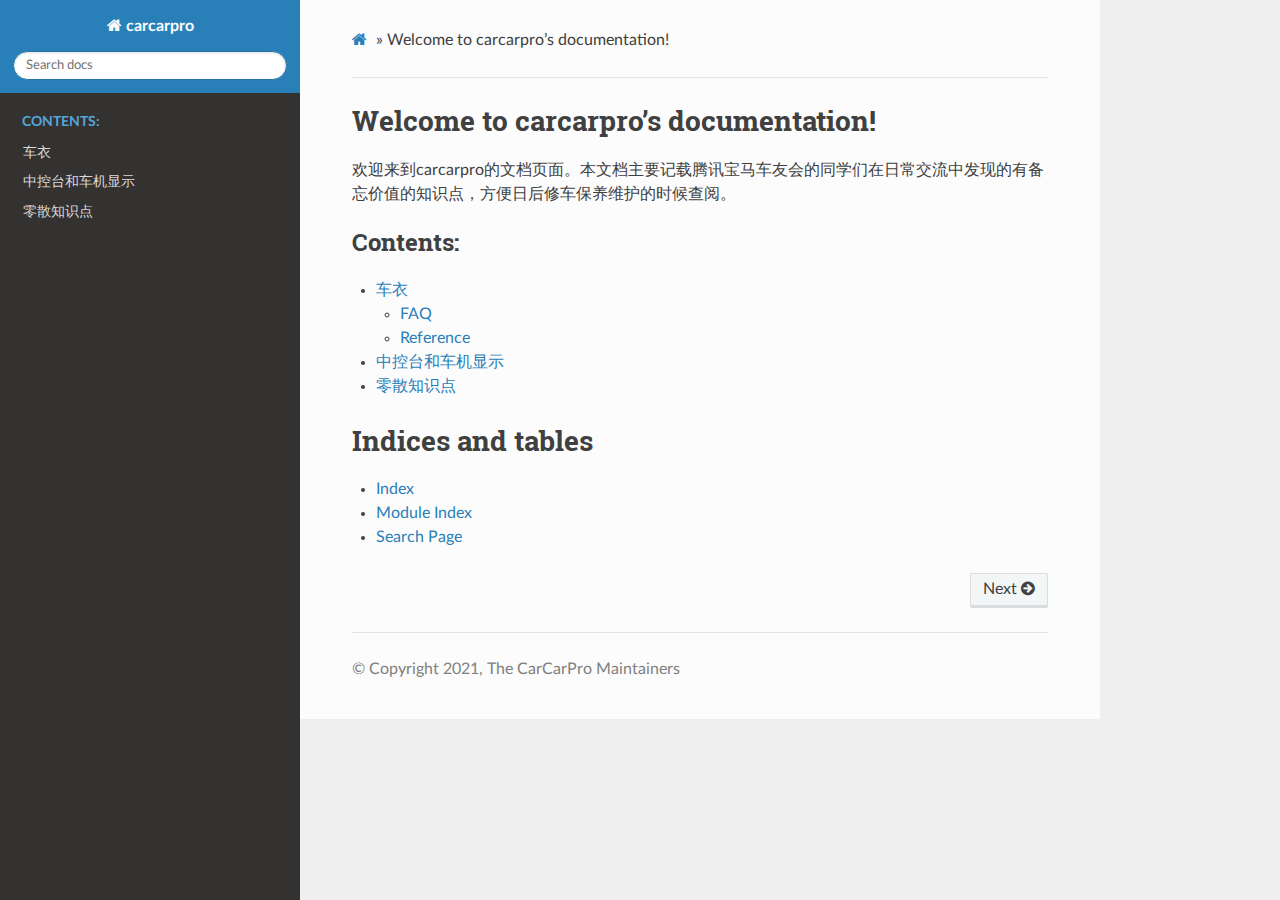
<file: index.html>
<!DOCTYPE html>
<html lang="en" >
<head>
  <meta charset="utf-8">
  
  <meta name="viewport" content="width=device-width, initial-scale=1.0">
  
  <title>Welcome to carcarpro’s documentation! &mdash; carcarpro 0.1.0 documentation</title>
  

  
  
  
  

  
  <!--[if lt IE 9]>
    <script src="_static/js/html5shiv.min.js"></script>
  <![endif]-->
  
    
      <script type="text/javascript" id="documentation_options" data-url_root="./" src="_static/documentation_options.js"></script>
        <script type="text/javascript" src="_static/jquery.js"></script>
        <script type="text/javascript" src="_static/underscore.js"></script>
        <script type="text/javascript" src="_static/doctools.js"></script>
        <script type="text/javascript" src="_static/language_data.js"></script>
    
    <script type="text/javascript" src="_static/js/theme.js"></script>

    

  
  <link rel="stylesheet" href="_static/css/theme.css" type="text/css" />
  <link rel="stylesheet" href="_static/pygments.css" type="text/css" />
    <link rel="index" title="Index" href="genindex.html" />
    <link rel="search" title="Search" href="search.html" />
    <link rel="next" title="车衣" href="rst/protective-film.html" /> 
</head>

<body class="wy-body-for-nav">

   
  <div class="wy-grid-for-nav">
    
    <nav data-toggle="wy-nav-shift" class="wy-nav-side">
      <div class="wy-side-scroll">
        <div class="wy-side-nav-search" >
          

          
            <a href="#" class="icon icon-home" alt="Documentation Home"> carcarpro
          

          
          </a>

          
            
            
          

          
<div role="search">
  <form id="rtd-search-form" class="wy-form" action="search.html" method="get">
    <input type="text" name="q" placeholder="Search docs" />
    <input type="hidden" name="check_keywords" value="yes" />
    <input type="hidden" name="area" value="default" />
  </form>
</div>

          
        </div>

        
        <div class="wy-menu wy-menu-vertical" data-spy="affix" role="navigation" aria-label="main navigation">
          
            
            
              
            
            
              <p class="caption"><span class="caption-text">Contents:</span></p>
<ul>
<li class="toctree-l1"><a class="reference internal" href="rst/protective-film.html">车衣</a></li>
<li class="toctree-l1"><a class="reference internal" href="rst/know-your-car.html">中控台和车机显示</a></li>
<li class="toctree-l1"><a class="reference internal" href="rst/misc.html">零散知识点</a></li>
</ul>

            
          
        </div>
        
      </div>
    </nav>

    <section data-toggle="wy-nav-shift" class="wy-nav-content-wrap">

      
      <nav class="wy-nav-top" aria-label="top navigation">
        
          <i data-toggle="wy-nav-top" class="fa fa-bars"></i>
          <a href="#">carcarpro</a>
        
      </nav>


      <div class="wy-nav-content">
        
        <div class="rst-content">
        
          















<div role="navigation" aria-label="breadcrumbs navigation">

  <ul class="wy-breadcrumbs">
    
      <li><a href="#" class="icon icon-home"></a> &raquo;</li>
        
      <li>Welcome to carcarpro’s documentation!</li>
    
    
      <li class="wy-breadcrumbs-aside">
        
            
        
      </li>
    
  </ul>

  
  <hr/>
</div>
          <div role="main" class="document" itemscope="itemscope" itemtype="http://schema.org/Article">
           <div itemprop="articleBody">
            
  <div class="section" id="welcome-to-carcarpro-s-documentation">
<h1>Welcome to carcarpro’s documentation!<a class="headerlink" href="#welcome-to-carcarpro-s-documentation" title="Permalink to this headline">¶</a></h1>
<p>欢迎来到carcarpro的文档页面。本文档主要记载腾讯宝马车友会的同学们在日常交流中发现的有备忘价值的知识点，方便日后修车保养维护的时候查阅。</p>
<div class="toctree-wrapper compound">
<p class="caption"><span class="caption-text">Contents:</span></p>
<ul>
<li class="toctree-l1"><a class="reference internal" href="rst/protective-film.html">车衣</a><ul>
<li class="toctree-l2"><a class="reference internal" href="rst/protective-film.html#faq">FAQ</a></li>
<li class="toctree-l2"><a class="reference internal" href="rst/protective-film.html#reference">Reference</a></li>
</ul>
</li>
<li class="toctree-l1"><a class="reference internal" href="rst/know-your-car.html">中控台和车机显示</a></li>
<li class="toctree-l1"><a class="reference internal" href="rst/misc.html">零散知识点</a></li>
</ul>
</div>
</div>
<div class="section" id="indices-and-tables">
<h1>Indices and tables<a class="headerlink" href="#indices-and-tables" title="Permalink to this headline">¶</a></h1>
<ul class="simple">
<li><p><a class="reference internal" href="genindex.html"><span class="std std-ref">Index</span></a></p></li>
<li><p><a class="reference internal" href="py-modindex.html"><span class="std std-ref">Module Index</span></a></p></li>
<li><p><a class="reference internal" href="search.html"><span class="std std-ref">Search Page</span></a></p></li>
</ul>
</div>


           </div>
           
          </div>
          <footer>
  
    <div class="rst-footer-buttons" role="navigation" aria-label="footer navigation">
      
        <a href="rst/protective-film.html" class="btn btn-neutral float-right" title="车衣" accesskey="n" rel="next">Next <span class="fa fa-arrow-circle-right"></span></a>
      
      
    </div>
  

  <hr/>

  <div role="contentinfo">
    <p>
        
        &copy; Copyright 2021, The CarCarPro Maintainers

    </p>
  </div> 

</footer>

        </div>
      </div>

    </section>

  </div>
  

  <script type="text/javascript">
      jQuery(function () {
          SphinxRtdTheme.Navigation.enable(true);
      });
  </script>

  
  
    
   

</body>
</html>
</file>
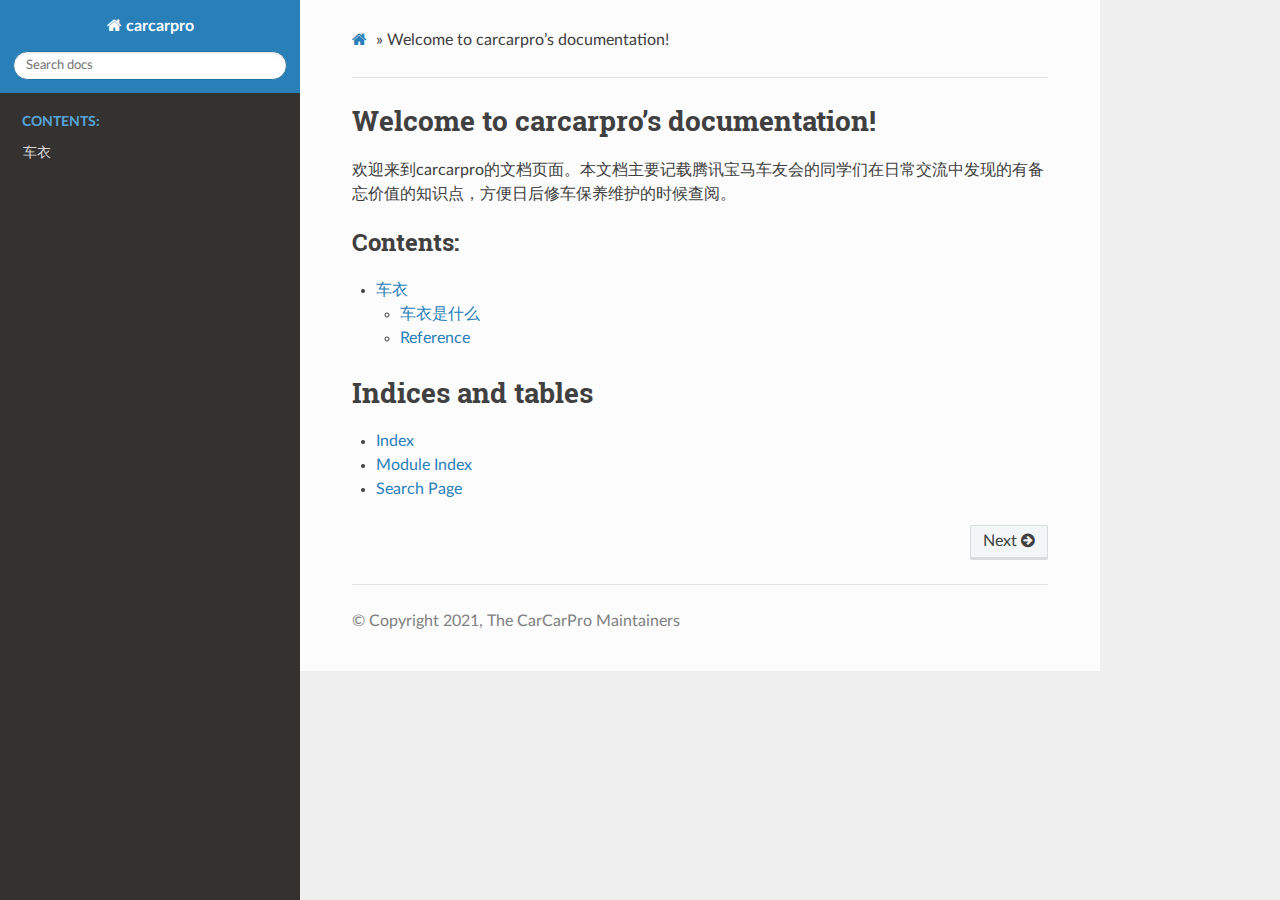
<file: _build_html/index.html>
<!DOCTYPE html>
<html lang="en" >
<head>
  <meta charset="utf-8">
  
  <meta name="viewport" content="width=device-width, initial-scale=1.0">
  
  <title>Welcome to carcarpro’s documentation! &mdash; carcarpro 0.1.0 documentation</title>
  

  
  
  
  

  
  <!--[if lt IE 9]>
    <script src="_static/js/html5shiv.min.js"></script>
  <![endif]-->
  
    
      <script type="text/javascript" id="documentation_options" data-url_root="./" src="_static/documentation_options.js"></script>
        <script type="text/javascript" src="_static/jquery.js"></script>
        <script type="text/javascript" src="_static/underscore.js"></script>
        <script type="text/javascript" src="_static/doctools.js"></script>
        <script type="text/javascript" src="_static/language_data.js"></script>
    
    <script type="text/javascript" src="_static/js/theme.js"></script>

    

  
  <link rel="stylesheet" href="_static/css/theme.css" type="text/css" />
  <link rel="stylesheet" href="_static/pygments.css" type="text/css" />
    <link rel="index" title="Index" href="genindex.html" />
    <link rel="search" title="Search" href="search.html" />
    <link rel="next" title="车衣" href="rst/protective-film.html" /> 
</head>

<body class="wy-body-for-nav">

   
  <div class="wy-grid-for-nav">
    
    <nav data-toggle="wy-nav-shift" class="wy-nav-side">
      <div class="wy-side-scroll">
        <div class="wy-side-nav-search" >
          

          
            <a href="#" class="icon icon-home" alt="Documentation Home"> carcarpro
          

          
          </a>

          
            
            
          

          
<div role="search">
  <form id="rtd-search-form" class="wy-form" action="search.html" method="get">
    <input type="text" name="q" placeholder="Search docs" />
    <input type="hidden" name="check_keywords" value="yes" />
    <input type="hidden" name="area" value="default" />
  </form>
</div>

          
        </div>

        
        <div class="wy-menu wy-menu-vertical" data-spy="affix" role="navigation" aria-label="main navigation">
          
            
            
              
            
            
              <p class="caption"><span class="caption-text">Contents:</span></p>
<ul>
<li class="toctree-l1"><a class="reference internal" href="rst/protective-film.html">车衣</a></li>
</ul>

            
          
        </div>
        
      </div>
    </nav>

    <section data-toggle="wy-nav-shift" class="wy-nav-content-wrap">

      
      <nav class="wy-nav-top" aria-label="top navigation">
        
          <i data-toggle="wy-nav-top" class="fa fa-bars"></i>
          <a href="#">carcarpro</a>
        
      </nav>


      <div class="wy-nav-content">
        
        <div class="rst-content">
        
          















<div role="navigation" aria-label="breadcrumbs navigation">

  <ul class="wy-breadcrumbs">
    
      <li><a href="#" class="icon icon-home"></a> &raquo;</li>
        
      <li>Welcome to carcarpro’s documentation!</li>
    
    
      <li class="wy-breadcrumbs-aside">
        
            
        
      </li>
    
  </ul>

  
  <hr/>
</div>
          <div role="main" class="document" itemscope="itemscope" itemtype="http://schema.org/Article">
           <div itemprop="articleBody">
            
  <div class="section" id="welcome-to-carcarpro-s-documentation">
<h1>Welcome to carcarpro’s documentation!<a class="headerlink" href="#welcome-to-carcarpro-s-documentation" title="Permalink to this headline">¶</a></h1>
<p>欢迎来到carcarpro的文档页面。本文档主要记载腾讯宝马车友会的同学们在日常交流中发现的有备忘价值的知识点，方便日后修车保养维护的时候查阅。</p>
<div class="toctree-wrapper compound">
<p class="caption"><span class="caption-text">Contents:</span></p>
<ul>
<li class="toctree-l1"><a class="reference internal" href="rst/protective-film.html">车衣</a><ul>
<li class="toctree-l2"><a class="reference internal" href="rst/protective-film.html#id2">车衣是什么</a></li>
<li class="toctree-l2"><a class="reference internal" href="rst/protective-film.html#reference">Reference</a></li>
</ul>
</li>
</ul>
</div>
</div>
<div class="section" id="indices-and-tables">
<h1>Indices and tables<a class="headerlink" href="#indices-and-tables" title="Permalink to this headline">¶</a></h1>
<ul class="simple">
<li><p><a class="reference internal" href="genindex.html"><span class="std std-ref">Index</span></a></p></li>
<li><p><a class="reference internal" href="py-modindex.html"><span class="std std-ref">Module Index</span></a></p></li>
<li><p><a class="reference internal" href="search.html"><span class="std std-ref">Search Page</span></a></p></li>
</ul>
</div>


           </div>
           
          </div>
          <footer>
  
    <div class="rst-footer-buttons" role="navigation" aria-label="footer navigation">
      
        <a href="rst/protective-film.html" class="btn btn-neutral float-right" title="车衣" accesskey="n" rel="next">Next <span class="fa fa-arrow-circle-right"></span></a>
      
      
    </div>
  

  <hr/>

  <div role="contentinfo">
    <p>
        
        &copy; Copyright 2021, The CarCarPro Maintainers

    </p>
  </div> 

</footer>

        </div>
      </div>

    </section>

  </div>
  

  <script type="text/javascript">
      jQuery(function () {
          SphinxRtdTheme.Navigation.enable(true);
      });
  </script>

  
  
    
   

</body>
</html>
</file>
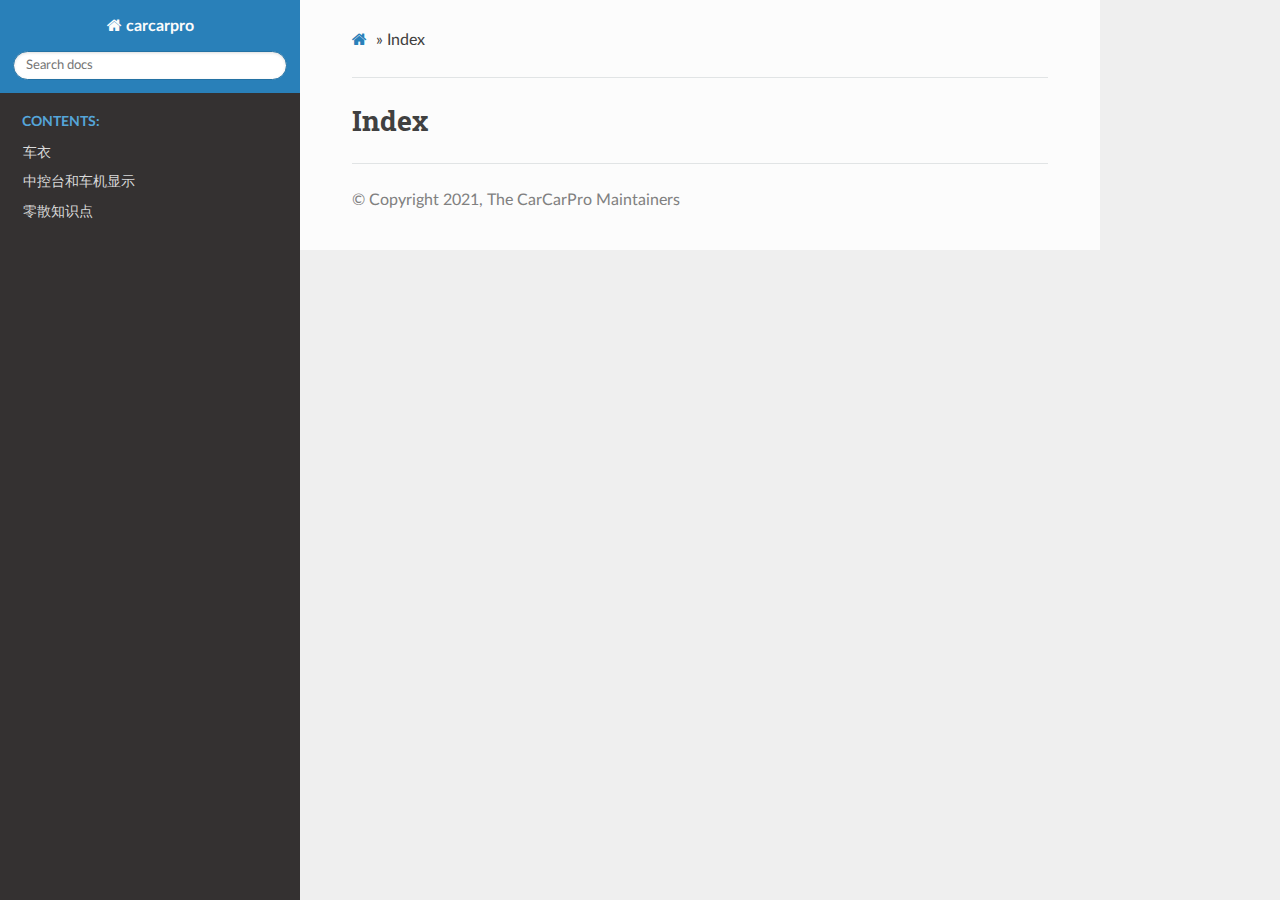
<file: genindex.html>
<!DOCTYPE html>
<html lang="en" >
<head>
  <meta charset="utf-8">
  
  <meta name="viewport" content="width=device-width, initial-scale=1.0">
  
  <title>Index &mdash; carcarpro 0.1.0 documentation</title>
  

  
  
  
  

  
  <!--[if lt IE 9]>
    <script src="_static/js/html5shiv.min.js"></script>
  <![endif]-->
  
    
      <script type="text/javascript" id="documentation_options" data-url_root="./" src="_static/documentation_options.js"></script>
        <script type="text/javascript" src="_static/jquery.js"></script>
        <script type="text/javascript" src="_static/underscore.js"></script>
        <script type="text/javascript" src="_static/doctools.js"></script>
        <script type="text/javascript" src="_static/language_data.js"></script>
    
    <script type="text/javascript" src="_static/js/theme.js"></script>

    

  
  <link rel="stylesheet" href="_static/css/theme.css" type="text/css" />
  <link rel="stylesheet" href="_static/pygments.css" type="text/css" />
    <link rel="index" title="Index" href="#" />
    <link rel="search" title="Search" href="search.html" /> 
</head>

<body class="wy-body-for-nav">

   
  <div class="wy-grid-for-nav">
    
    <nav data-toggle="wy-nav-shift" class="wy-nav-side">
      <div class="wy-side-scroll">
        <div class="wy-side-nav-search" >
          

          
            <a href="index.html" class="icon icon-home" alt="Documentation Home"> carcarpro
          

          
          </a>

          
            
            
          

          
<div role="search">
  <form id="rtd-search-form" class="wy-form" action="search.html" method="get">
    <input type="text" name="q" placeholder="Search docs" />
    <input type="hidden" name="check_keywords" value="yes" />
    <input type="hidden" name="area" value="default" />
  </form>
</div>

          
        </div>

        
        <div class="wy-menu wy-menu-vertical" data-spy="affix" role="navigation" aria-label="main navigation">
          
            
            
              
            
            
              <p class="caption"><span class="caption-text">Contents:</span></p>
<ul>
<li class="toctree-l1"><a class="reference internal" href="rst/protective-film.html">车衣</a></li>
<li class="toctree-l1"><a class="reference internal" href="rst/know-your-car.html">中控台和车机显示</a></li>
<li class="toctree-l1"><a class="reference internal" href="rst/misc.html">零散知识点</a></li>
</ul>

            
          
        </div>
        
      </div>
    </nav>

    <section data-toggle="wy-nav-shift" class="wy-nav-content-wrap">

      
      <nav class="wy-nav-top" aria-label="top navigation">
        
          <i data-toggle="wy-nav-top" class="fa fa-bars"></i>
          <a href="index.html">carcarpro</a>
        
      </nav>


      <div class="wy-nav-content">
        
        <div class="rst-content">
        
          















<div role="navigation" aria-label="breadcrumbs navigation">

  <ul class="wy-breadcrumbs">
    
      <li><a href="index.html" class="icon icon-home"></a> &raquo;</li>
        
      <li>Index</li>
    
    
      <li class="wy-breadcrumbs-aside">
        
            
        
      </li>
    
  </ul>

  
  <hr/>
</div>
          <div role="main" class="document" itemscope="itemscope" itemtype="http://schema.org/Article">
           <div itemprop="articleBody">
            

<h1 id="index">Index</h1>

<div class="genindex-jumpbox">
 
</div>


           </div>
           
          </div>
          <footer>
  

  <hr/>

  <div role="contentinfo">
    <p>
        
        &copy; Copyright 2021, The CarCarPro Maintainers

    </p>
  </div> 

</footer>

        </div>
      </div>

    </section>

  </div>
  

  <script type="text/javascript">
      jQuery(function () {
          SphinxRtdTheme.Navigation.enable(true);
      });
  </script>

  
  
    
   

</body>
</html>
</file>
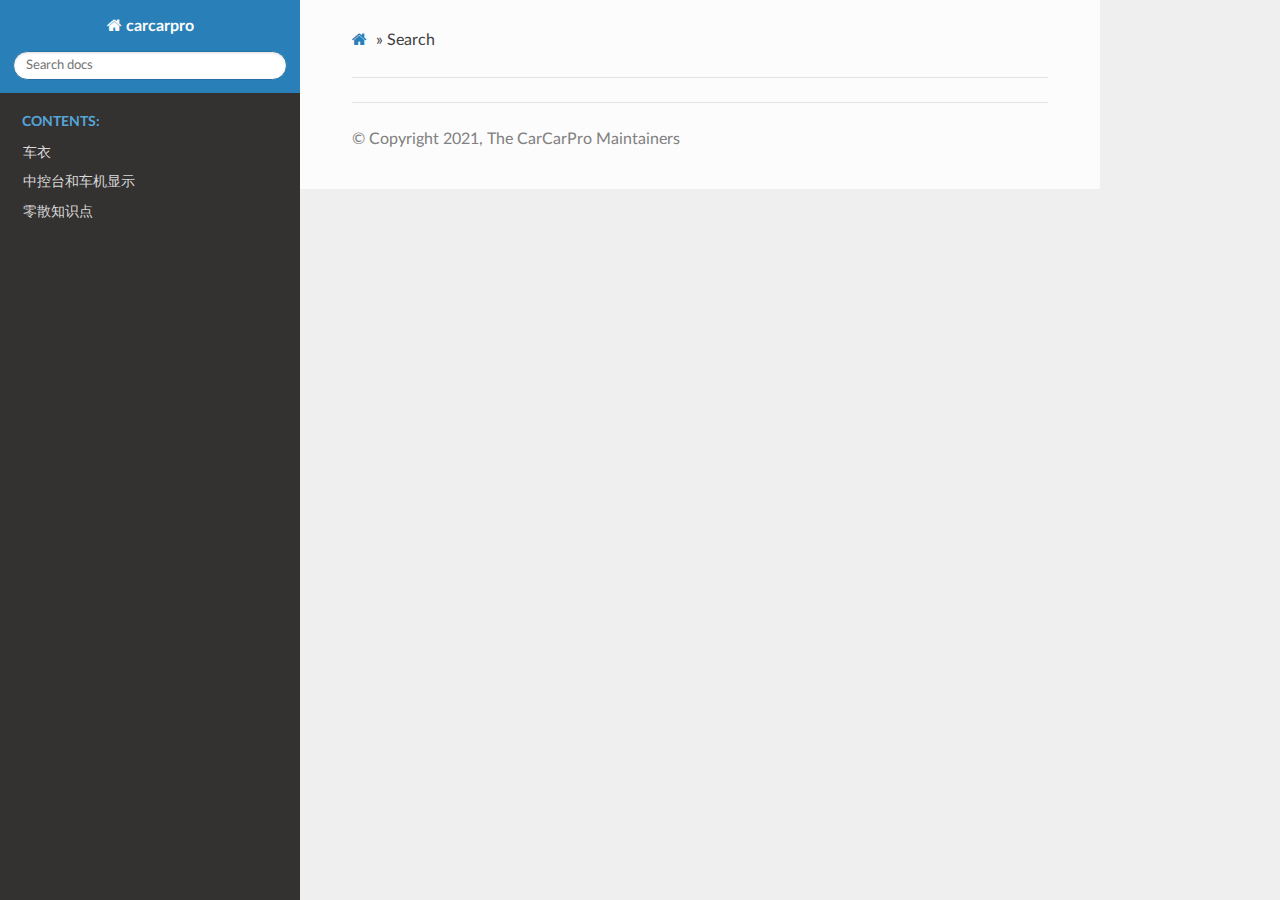
<file: search.html>
<!DOCTYPE html>
<html lang="en" >
<head>
  <meta charset="utf-8">
  
  <meta name="viewport" content="width=device-width, initial-scale=1.0">
  
  <title>Search &mdash; carcarpro 0.1.0 documentation</title>
  

  
  
  
  

  
    
  <!--[if lt IE 9]>
    <script src="_static/js/html5shiv.min.js"></script>
  <![endif]-->
  
    
      <script type="text/javascript" id="documentation_options" data-url_root="./" src="_static/documentation_options.js"></script>
        <script type="text/javascript" src="_static/jquery.js"></script>
        <script type="text/javascript" src="_static/underscore.js"></script>
        <script type="text/javascript" src="_static/doctools.js"></script>
        <script type="text/javascript" src="_static/language_data.js"></script>
    
    <script type="text/javascript" src="_static/js/theme.js"></script>

    
    <script type="text/javascript" src="_static/searchtools.js"></script>

  
  <link rel="stylesheet" href="_static/css/theme.css" type="text/css" />
  <link rel="stylesheet" href="_static/pygments.css" type="text/css" />
    <link rel="index" title="Index" href="genindex.html" />
    <link rel="search" title="Search" href="#" /> 
</head>

<body class="wy-body-for-nav">

   
  <div class="wy-grid-for-nav">
    
    <nav data-toggle="wy-nav-shift" class="wy-nav-side">
      <div class="wy-side-scroll">
        <div class="wy-side-nav-search" >
          

          
            <a href="index.html" class="icon icon-home" alt="Documentation Home"> carcarpro
          

          
          </a>

          
            
            
          

          
<div role="search">
  <form id="rtd-search-form" class="wy-form" action="#" method="get">
    <input type="text" name="q" placeholder="Search docs" />
    <input type="hidden" name="check_keywords" value="yes" />
    <input type="hidden" name="area" value="default" />
  </form>
</div>

          
        </div>

        
        <div class="wy-menu wy-menu-vertical" data-spy="affix" role="navigation" aria-label="main navigation">
          
            
            
              
            
            
              <p class="caption"><span class="caption-text">Contents:</span></p>
<ul>
<li class="toctree-l1"><a class="reference internal" href="rst/protective-film.html">车衣</a></li>
<li class="toctree-l1"><a class="reference internal" href="rst/know-your-car.html">中控台和车机显示</a></li>
<li class="toctree-l1"><a class="reference internal" href="rst/misc.html">零散知识点</a></li>
</ul>

            
          
        </div>
        
      </div>
    </nav>

    <section data-toggle="wy-nav-shift" class="wy-nav-content-wrap">

      
      <nav class="wy-nav-top" aria-label="top navigation">
        
          <i data-toggle="wy-nav-top" class="fa fa-bars"></i>
          <a href="index.html">carcarpro</a>
        
      </nav>


      <div class="wy-nav-content">
        
        <div class="rst-content">
        
          















<div role="navigation" aria-label="breadcrumbs navigation">

  <ul class="wy-breadcrumbs">
    
      <li><a href="index.html" class="icon icon-home"></a> &raquo;</li>
        
      <li>Search</li>
    
    
      <li class="wy-breadcrumbs-aside">
        
            
        
      </li>
    
  </ul>

  
  <hr/>
</div>
          <div role="main" class="document" itemscope="itemscope" itemtype="http://schema.org/Article">
           <div itemprop="articleBody">
            
  <noscript>
  <div id="fallback" class="admonition warning">
    <p class="last">
      Please activate JavaScript to enable the search functionality.
    </p>
  </div>
  </noscript>

  
  <div id="search-results">
  
  </div>

           </div>
           
          </div>
          <footer>
  

  <hr/>

  <div role="contentinfo">
    <p>
        
        &copy; Copyright 2021, The CarCarPro Maintainers

    </p>
  </div> 

</footer>

        </div>
      </div>

    </section>

  </div>
  

  <script type="text/javascript">
      jQuery(function () {
          SphinxRtdTheme.Navigation.enable(true);
      });
  </script>

  
  
    
  
  <script type="text/javascript">
    jQuery(function() { Search.loadIndex("searchindex.js"); });
  </script>
  
  <script type="text/javascript" id="searchindexloader"></script>
   


</body>
</html>
</file>
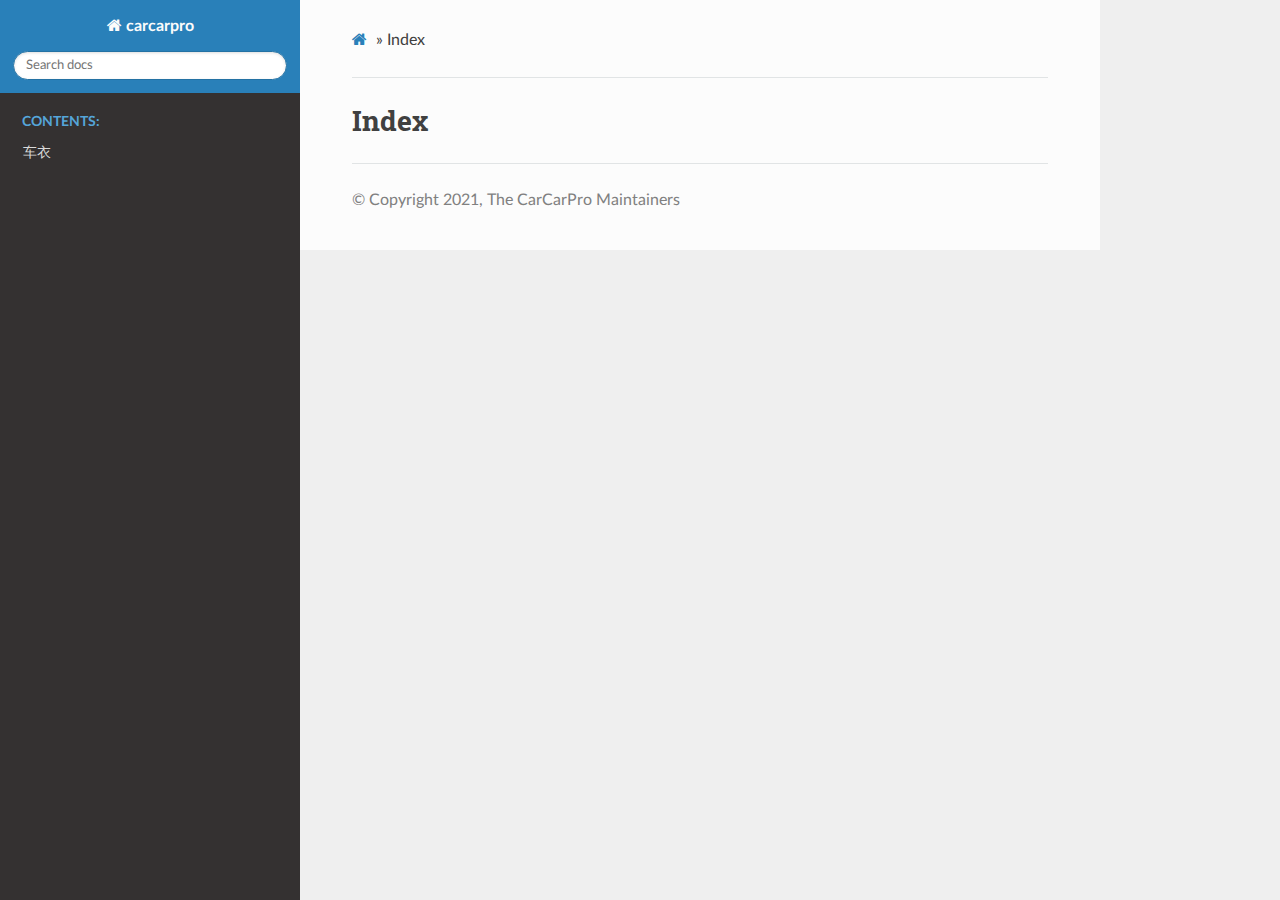
<file: _build_html/genindex.html>
<!DOCTYPE html>
<html lang="en" >
<head>
  <meta charset="utf-8">
  
  <meta name="viewport" content="width=device-width, initial-scale=1.0">
  
  <title>Index &mdash; carcarpro 0.1.0 documentation</title>
  

  
  
  
  

  
  <!--[if lt IE 9]>
    <script src="_static/js/html5shiv.min.js"></script>
  <![endif]-->
  
    
      <script type="text/javascript" id="documentation_options" data-url_root="./" src="_static/documentation_options.js"></script>
        <script type="text/javascript" src="_static/jquery.js"></script>
        <script type="text/javascript" src="_static/underscore.js"></script>
        <script type="text/javascript" src="_static/doctools.js"></script>
        <script type="text/javascript" src="_static/language_data.js"></script>
    
    <script type="text/javascript" src="_static/js/theme.js"></script>

    

  
  <link rel="stylesheet" href="_static/css/theme.css" type="text/css" />
  <link rel="stylesheet" href="_static/pygments.css" type="text/css" />
    <link rel="index" title="Index" href="#" />
    <link rel="search" title="Search" href="search.html" /> 
</head>

<body class="wy-body-for-nav">

   
  <div class="wy-grid-for-nav">
    
    <nav data-toggle="wy-nav-shift" class="wy-nav-side">
      <div class="wy-side-scroll">
        <div class="wy-side-nav-search" >
          

          
            <a href="index.html" class="icon icon-home" alt="Documentation Home"> carcarpro
          

          
          </a>

          
            
            
          

          
<div role="search">
  <form id="rtd-search-form" class="wy-form" action="search.html" method="get">
    <input type="text" name="q" placeholder="Search docs" />
    <input type="hidden" name="check_keywords" value="yes" />
    <input type="hidden" name="area" value="default" />
  </form>
</div>

          
        </div>

        
        <div class="wy-menu wy-menu-vertical" data-spy="affix" role="navigation" aria-label="main navigation">
          
            
            
              
            
            
              <p class="caption"><span class="caption-text">Contents:</span></p>
<ul>
<li class="toctree-l1"><a class="reference internal" href="rst/protective-film.html">车衣</a></li>
</ul>

            
          
        </div>
        
      </div>
    </nav>

    <section data-toggle="wy-nav-shift" class="wy-nav-content-wrap">

      
      <nav class="wy-nav-top" aria-label="top navigation">
        
          <i data-toggle="wy-nav-top" class="fa fa-bars"></i>
          <a href="index.html">carcarpro</a>
        
      </nav>


      <div class="wy-nav-content">
        
        <div class="rst-content">
        
          















<div role="navigation" aria-label="breadcrumbs navigation">

  <ul class="wy-breadcrumbs">
    
      <li><a href="index.html" class="icon icon-home"></a> &raquo;</li>
        
      <li>Index</li>
    
    
      <li class="wy-breadcrumbs-aside">
        
            
        
      </li>
    
  </ul>

  
  <hr/>
</div>
          <div role="main" class="document" itemscope="itemscope" itemtype="http://schema.org/Article">
           <div itemprop="articleBody">
            

<h1 id="index">Index</h1>

<div class="genindex-jumpbox">
 
</div>


           </div>
           
          </div>
          <footer>
  

  <hr/>

  <div role="contentinfo">
    <p>
        
        &copy; Copyright 2021, The CarCarPro Maintainers

    </p>
  </div> 

</footer>

        </div>
      </div>

    </section>

  </div>
  

  <script type="text/javascript">
      jQuery(function () {
          SphinxRtdTheme.Navigation.enable(true);
      });
  </script>

  
  
    
   

</body>
</html>
</file>
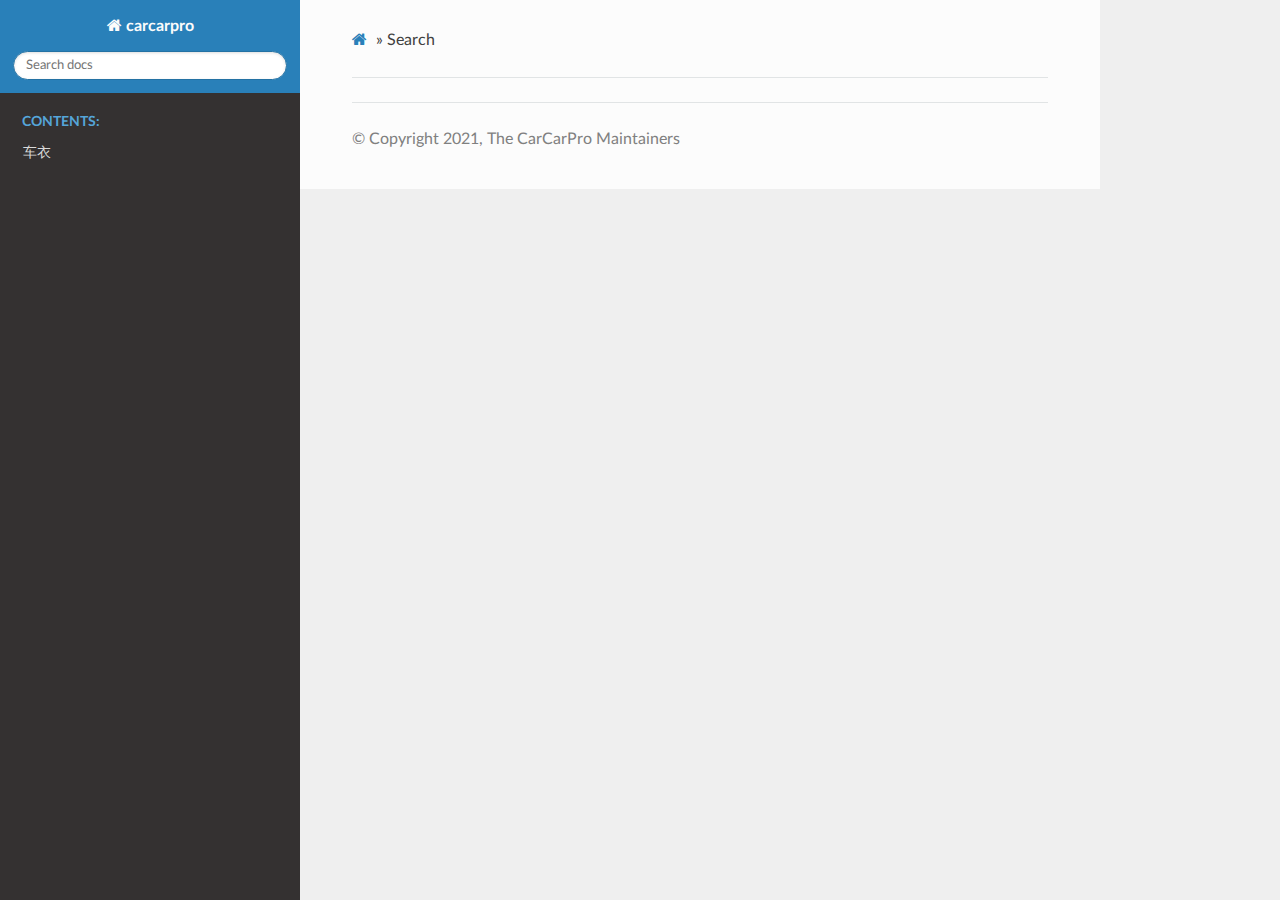
<file: _build_html/search.html>
<!DOCTYPE html>
<html lang="en" >
<head>
  <meta charset="utf-8">
  
  <meta name="viewport" content="width=device-width, initial-scale=1.0">
  
  <title>Search &mdash; carcarpro 0.1.0 documentation</title>
  

  
  
  
  

  
    
  <!--[if lt IE 9]>
    <script src="_static/js/html5shiv.min.js"></script>
  <![endif]-->
  
    
      <script type="text/javascript" id="documentation_options" data-url_root="./" src="_static/documentation_options.js"></script>
        <script type="text/javascript" src="_static/jquery.js"></script>
        <script type="text/javascript" src="_static/underscore.js"></script>
        <script type="text/javascript" src="_static/doctools.js"></script>
        <script type="text/javascript" src="_static/language_data.js"></script>
    
    <script type="text/javascript" src="_static/js/theme.js"></script>

    
    <script type="text/javascript" src="_static/searchtools.js"></script>

  
  <link rel="stylesheet" href="_static/css/theme.css" type="text/css" />
  <link rel="stylesheet" href="_static/pygments.css" type="text/css" />
    <link rel="index" title="Index" href="genindex.html" />
    <link rel="search" title="Search" href="#" /> 
</head>

<body class="wy-body-for-nav">

   
  <div class="wy-grid-for-nav">
    
    <nav data-toggle="wy-nav-shift" class="wy-nav-side">
      <div class="wy-side-scroll">
        <div class="wy-side-nav-search" >
          

          
            <a href="index.html" class="icon icon-home" alt="Documentation Home"> carcarpro
          

          
          </a>

          
            
            
          

          
<div role="search">
  <form id="rtd-search-form" class="wy-form" action="#" method="get">
    <input type="text" name="q" placeholder="Search docs" />
    <input type="hidden" name="check_keywords" value="yes" />
    <input type="hidden" name="area" value="default" />
  </form>
</div>

          
        </div>

        
        <div class="wy-menu wy-menu-vertical" data-spy="affix" role="navigation" aria-label="main navigation">
          
            
            
              
            
            
              <p class="caption"><span class="caption-text">Contents:</span></p>
<ul>
<li class="toctree-l1"><a class="reference internal" href="rst/protective-film.html">车衣</a></li>
</ul>

            
          
        </div>
        
      </div>
    </nav>

    <section data-toggle="wy-nav-shift" class="wy-nav-content-wrap">

      
      <nav class="wy-nav-top" aria-label="top navigation">
        
          <i data-toggle="wy-nav-top" class="fa fa-bars"></i>
          <a href="index.html">carcarpro</a>
        
      </nav>


      <div class="wy-nav-content">
        
        <div class="rst-content">
        
          















<div role="navigation" aria-label="breadcrumbs navigation">

  <ul class="wy-breadcrumbs">
    
      <li><a href="index.html" class="icon icon-home"></a> &raquo;</li>
        
      <li>Search</li>
    
    
      <li class="wy-breadcrumbs-aside">
        
            
        
      </li>
    
  </ul>

  
  <hr/>
</div>
          <div role="main" class="document" itemscope="itemscope" itemtype="http://schema.org/Article">
           <div itemprop="articleBody">
            
  <noscript>
  <div id="fallback" class="admonition warning">
    <p class="last">
      Please activate JavaScript to enable the search functionality.
    </p>
  </div>
  </noscript>

  
  <div id="search-results">
  
  </div>

           </div>
           
          </div>
          <footer>
  

  <hr/>

  <div role="contentinfo">
    <p>
        
        &copy; Copyright 2021, The CarCarPro Maintainers

    </p>
  </div> 

</footer>

        </div>
      </div>

    </section>

  </div>
  

  <script type="text/javascript">
      jQuery(function () {
          SphinxRtdTheme.Navigation.enable(true);
      });
  </script>

  
  
    
  
  <script type="text/javascript">
    jQuery(function() { Search.loadIndex("searchindex.js"); });
  </script>
  
  <script type="text/javascript" id="searchindexloader"></script>
   


</body>
</html>
</file>
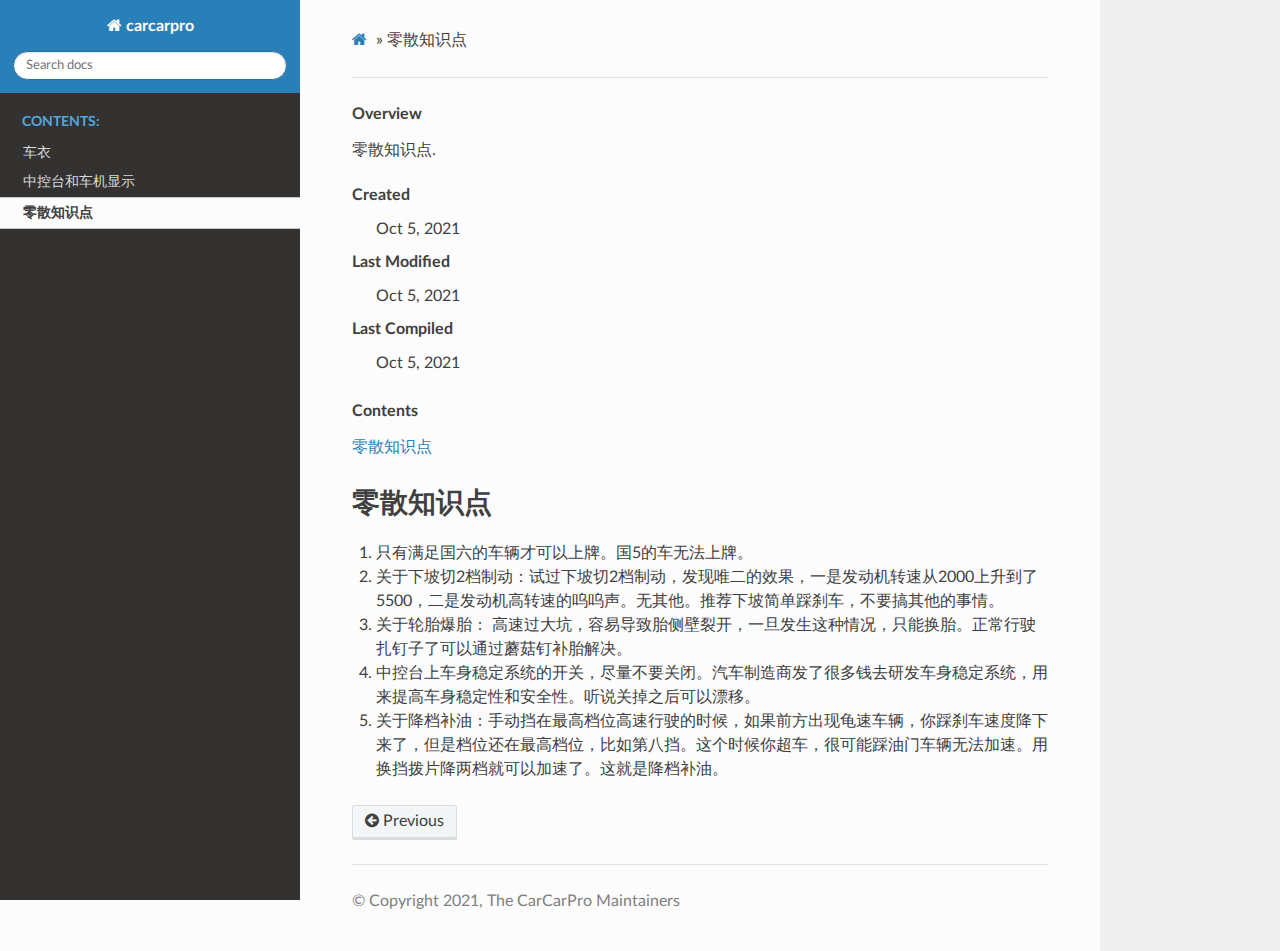
<file: rst/misc.html>
<!DOCTYPE html>
<html lang="en" >
<head>
  <meta charset="utf-8">
  
  <meta name="viewport" content="width=device-width, initial-scale=1.0">
  
  <title>零散知识点 &mdash; carcarpro 0.1.0 documentation</title>
  

  
  
  
  

  
  <!--[if lt IE 9]>
    <script src="../_static/js/html5shiv.min.js"></script>
  <![endif]-->
  
    
      <script type="text/javascript" id="documentation_options" data-url_root="../" src="../_static/documentation_options.js"></script>
        <script type="text/javascript" src="../_static/jquery.js"></script>
        <script type="text/javascript" src="../_static/underscore.js"></script>
        <script type="text/javascript" src="../_static/doctools.js"></script>
        <script type="text/javascript" src="../_static/language_data.js"></script>
    
    <script type="text/javascript" src="../_static/js/theme.js"></script>

    

  
  <link rel="stylesheet" href="../_static/css/theme.css" type="text/css" />
  <link rel="stylesheet" href="../_static/pygments.css" type="text/css" />
    <link rel="index" title="Index" href="../genindex.html" />
    <link rel="search" title="Search" href="../search.html" />
    <link rel="prev" title="中控台和车机显示" href="know-your-car.html" /> 
</head>

<body class="wy-body-for-nav">

   
  <div class="wy-grid-for-nav">
    
    <nav data-toggle="wy-nav-shift" class="wy-nav-side">
      <div class="wy-side-scroll">
        <div class="wy-side-nav-search" >
          

          
            <a href="../index.html" class="icon icon-home" alt="Documentation Home"> carcarpro
          

          
          </a>

          
            
            
          

          
<div role="search">
  <form id="rtd-search-form" class="wy-form" action="../search.html" method="get">
    <input type="text" name="q" placeholder="Search docs" />
    <input type="hidden" name="check_keywords" value="yes" />
    <input type="hidden" name="area" value="default" />
  </form>
</div>

          
        </div>

        
        <div class="wy-menu wy-menu-vertical" data-spy="affix" role="navigation" aria-label="main navigation">
          
            
            
              
            
            
              <p class="caption"><span class="caption-text">Contents:</span></p>
<ul class="current">
<li class="toctree-l1"><a class="reference internal" href="protective-film.html">车衣</a></li>
<li class="toctree-l1"><a class="reference internal" href="know-your-car.html">中控台和车机显示</a></li>
<li class="toctree-l1 current"><a class="current reference internal" href="#">零散知识点</a></li>
</ul>

            
          
        </div>
        
      </div>
    </nav>

    <section data-toggle="wy-nav-shift" class="wy-nav-content-wrap">

      
      <nav class="wy-nav-top" aria-label="top navigation">
        
          <i data-toggle="wy-nav-top" class="fa fa-bars"></i>
          <a href="../index.html">carcarpro</a>
        
      </nav>


      <div class="wy-nav-content">
        
        <div class="rst-content">
        
          















<div role="navigation" aria-label="breadcrumbs navigation">

  <ul class="wy-breadcrumbs">
    
      <li><a href="../index.html" class="icon icon-home"></a> &raquo;</li>
        
      <li>零散知识点</li>
    
    
      <li class="wy-breadcrumbs-aside">
        
            
        
      </li>
    
  </ul>

  
  <hr/>
</div>
          <div role="main" class="document" itemscope="itemscope" itemtype="http://schema.org/Article">
           <div itemprop="articleBody">
            
  <div class="topic" id="misc">
<p class="topic-title first">Overview</p>
<p>零散知识点.</p>
<dl class="field-list simple">
<dt class="field-odd">Created</dt>
<dd class="field-odd"><p>Oct 5, 2021</p>
</dd>
<dt class="field-even">Last Modified</dt>
<dd class="field-even"><p>Oct 5, 2021</p>
</dd>
<dt class="field-odd">Last Compiled</dt>
<dd class="field-odd"><p>Oct 5, 2021</p>
</dd>
</dl>
</div>
<div class="contents topic" id="contents">
<p class="topic-title first">Contents</p>
<ul class="simple">
<li><p><a class="reference internal" href="#id1" id="id2">零散知识点</a></p></li>
</ul>
</div>
<div class="section" id="id1">
<h1><a class="toc-backref" href="#id2">零散知识点</a><a class="headerlink" href="#id1" title="Permalink to this headline">¶</a></h1>
<ol class="arabic simple">
<li><p>只有满足国六的车辆才可以上牌。国5的车无法上牌。</p></li>
<li><p>关于下坡切2档制动：试过下坡切2档制动，发现唯二的效果，一是发动机转速从2000上升到了5500，二是发动机高转速的呜呜声。无其他。推荐下坡简单踩刹车，不要搞其他的事情。</p></li>
<li><p>关于轮胎爆胎： 高速过大坑，容易导致胎侧壁裂开，一旦发生这种情况，只能换胎。正常行驶扎钉子了可以通过蘑菇钉补胎解决。</p></li>
<li><p>中控台上车身稳定系统的开关，尽量不要关闭。汽车制造商发了很多钱去研发车身稳定系统，用来提高车身稳定性和安全性。听说关掉之后可以漂移。</p></li>
<li><p>关于降档补油：手动挡在最高档位高速行驶的时候，如果前方出现龟速车辆，你踩刹车速度降下来了，但是档位还在最高档位，比如第八挡。这个时候你超车，很可能踩油门车辆无法加速。用换挡拨片降两档就可以加速了。这就是降档补油。</p></li>
</ol>
</div>


           </div>
           
          </div>
          <footer>
  
    <div class="rst-footer-buttons" role="navigation" aria-label="footer navigation">
      
      
        <a href="know-your-car.html" class="btn btn-neutral float-left" title="中控台和车机显示" accesskey="p" rel="prev"><span class="fa fa-arrow-circle-left"></span> Previous</a>
      
    </div>
  

  <hr/>

  <div role="contentinfo">
    <p>
        
        &copy; Copyright 2021, The CarCarPro Maintainers

    </p>
  </div> 

</footer>

        </div>
      </div>

    </section>

  </div>
  

  <script type="text/javascript">
      jQuery(function () {
          SphinxRtdTheme.Navigation.enable(true);
      });
  </script>

  
  
    
   

</body>
</html>
</file>
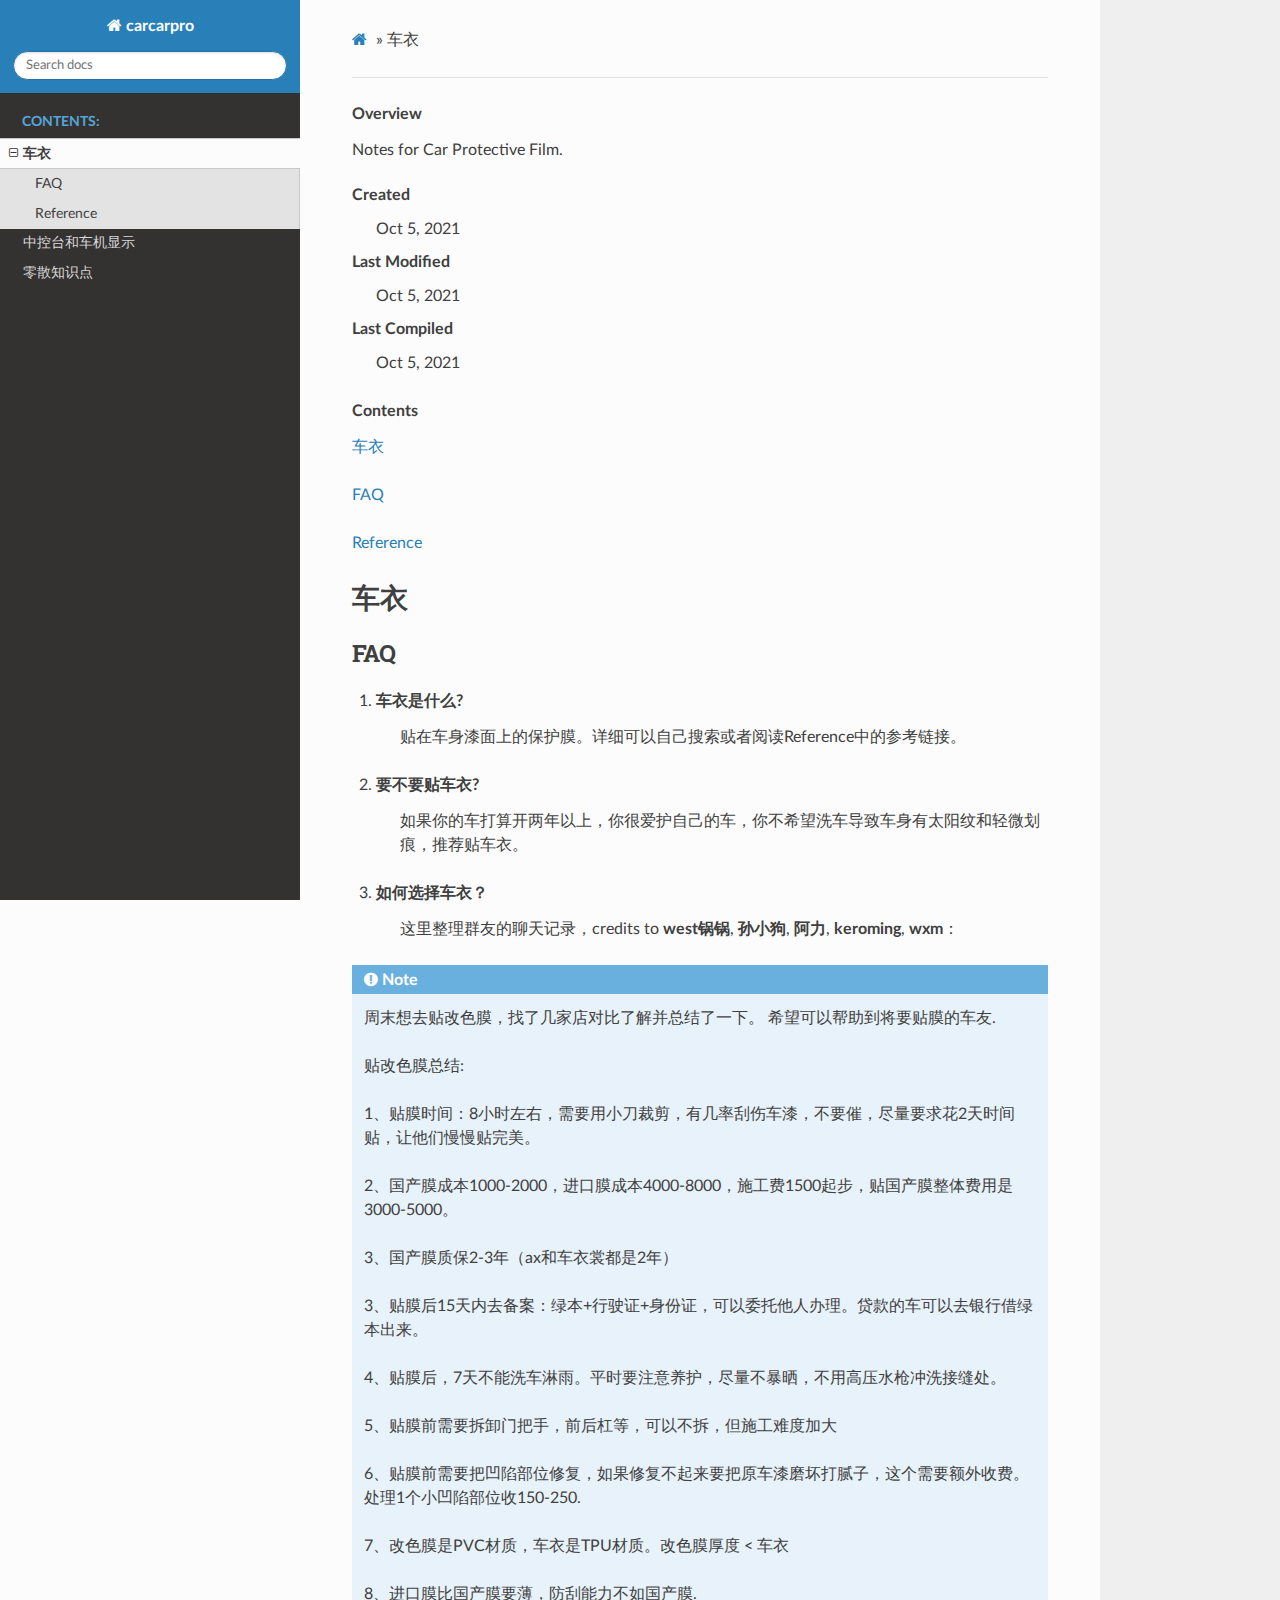
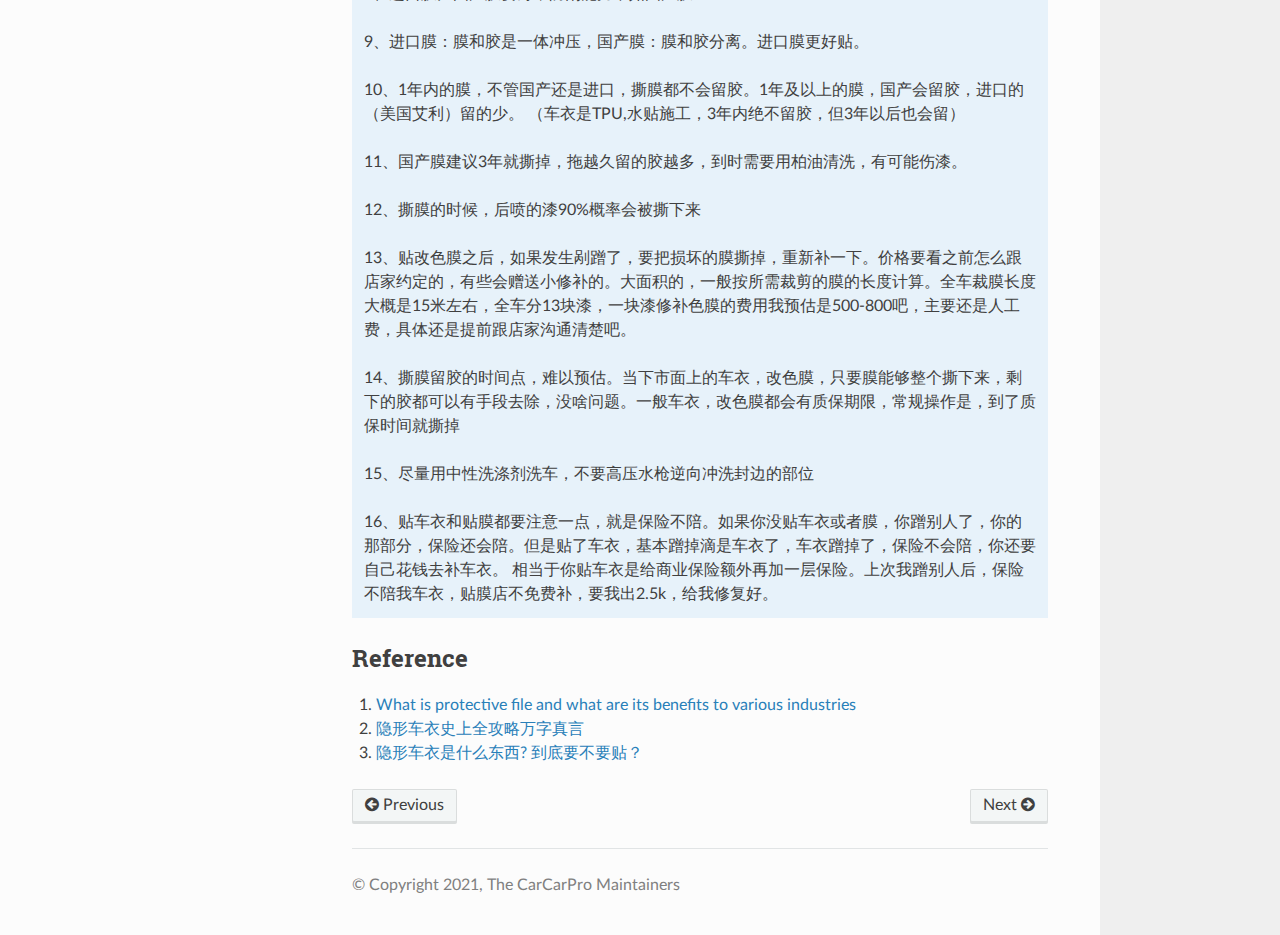
<file: rst/protective-film.html>
<!DOCTYPE html>
<html lang="en" >
<head>
  <meta charset="utf-8">
  
  <meta name="viewport" content="width=device-width, initial-scale=1.0">
  
  <title>车衣 &mdash; carcarpro 0.1.0 documentation</title>
  

  
  
  
  

  
  <!--[if lt IE 9]>
    <script src="../_static/js/html5shiv.min.js"></script>
  <![endif]-->
  
    
      <script type="text/javascript" id="documentation_options" data-url_root="../" src="../_static/documentation_options.js"></script>
        <script type="text/javascript" src="../_static/jquery.js"></script>
        <script type="text/javascript" src="../_static/underscore.js"></script>
        <script type="text/javascript" src="../_static/doctools.js"></script>
        <script type="text/javascript" src="../_static/language_data.js"></script>
    
    <script type="text/javascript" src="../_static/js/theme.js"></script>

    

  
  <link rel="stylesheet" href="../_static/css/theme.css" type="text/css" />
  <link rel="stylesheet" href="../_static/pygments.css" type="text/css" />
    <link rel="index" title="Index" href="../genindex.html" />
    <link rel="search" title="Search" href="../search.html" />
    <link rel="next" title="中控台和车机显示" href="know-your-car.html" />
    <link rel="prev" title="Welcome to carcarpro’s documentation!" href="../index.html" /> 
</head>

<body class="wy-body-for-nav">

   
  <div class="wy-grid-for-nav">
    
    <nav data-toggle="wy-nav-shift" class="wy-nav-side">
      <div class="wy-side-scroll">
        <div class="wy-side-nav-search" >
          

          
            <a href="../index.html" class="icon icon-home" alt="Documentation Home"> carcarpro
          

          
          </a>

          
            
            
          

          
<div role="search">
  <form id="rtd-search-form" class="wy-form" action="../search.html" method="get">
    <input type="text" name="q" placeholder="Search docs" />
    <input type="hidden" name="check_keywords" value="yes" />
    <input type="hidden" name="area" value="default" />
  </form>
</div>

          
        </div>

        
        <div class="wy-menu wy-menu-vertical" data-spy="affix" role="navigation" aria-label="main navigation">
          
            
            
              
            
            
              <p class="caption"><span class="caption-text">Contents:</span></p>
<ul class="current">
<li class="toctree-l1 current"><a class="current reference internal" href="#">车衣</a><ul>
<li class="toctree-l2"><a class="reference internal" href="#faq">FAQ</a></li>
<li class="toctree-l2"><a class="reference internal" href="#reference">Reference</a></li>
</ul>
</li>
<li class="toctree-l1"><a class="reference internal" href="know-your-car.html">中控台和车机显示</a></li>
<li class="toctree-l1"><a class="reference internal" href="misc.html">零散知识点</a></li>
</ul>

            
          
        </div>
        
      </div>
    </nav>

    <section data-toggle="wy-nav-shift" class="wy-nav-content-wrap">

      
      <nav class="wy-nav-top" aria-label="top navigation">
        
          <i data-toggle="wy-nav-top" class="fa fa-bars"></i>
          <a href="../index.html">carcarpro</a>
        
      </nav>


      <div class="wy-nav-content">
        
        <div class="rst-content">
        
          















<div role="navigation" aria-label="breadcrumbs navigation">

  <ul class="wy-breadcrumbs">
    
      <li><a href="../index.html" class="icon icon-home"></a> &raquo;</li>
        
      <li>车衣</li>
    
    
      <li class="wy-breadcrumbs-aside">
        
            
        
      </li>
    
  </ul>

  
  <hr/>
</div>
          <div role="main" class="document" itemscope="itemscope" itemtype="http://schema.org/Article">
           <div itemprop="articleBody">
            
  <div class="topic" id="protective-file">
<p class="topic-title first">Overview</p>
<p>Notes for Car Protective Film.</p>
<dl class="field-list simple">
<dt class="field-odd">Created</dt>
<dd class="field-odd"><p>Oct 5, 2021</p>
</dd>
<dt class="field-even">Last Modified</dt>
<dd class="field-even"><p>Oct 5, 2021</p>
</dd>
<dt class="field-odd">Last Compiled</dt>
<dd class="field-odd"><p>Oct 5, 2021</p>
</dd>
</dl>
</div>
<div class="contents topic" id="contents">
<p class="topic-title first">Contents</p>
<ul class="simple">
<li><p><a class="reference internal" href="#id1" id="id4">车衣</a></p>
<ul>
<li><p><a class="reference internal" href="#faq" id="id5">FAQ</a></p></li>
<li><p><a class="reference internal" href="#reference" id="id6">Reference</a></p></li>
</ul>
</li>
</ul>
</div>
<div class="section" id="id1">
<h1><a class="toc-backref" href="#id4">车衣</a><a class="headerlink" href="#id1" title="Permalink to this headline">¶</a></h1>
<div class="section" id="faq">
<h2><a class="toc-backref" href="#id5">FAQ</a><a class="headerlink" href="#faq" title="Permalink to this headline">¶</a></h2>
<ol class="arabic simple">
<li><dl class="simple">
<dt>车衣是什么?</dt><dd><p>贴在车身漆面上的保护膜。详细可以自己搜索或者阅读Reference中的参考链接。</p>
</dd>
</dl>
</li>
<li><dl class="simple">
<dt>要不要贴车衣?</dt><dd><p>如果你的车打算开两年以上，你很爱护自己的车，你不希望洗车导致车身有太阳纹和轻微划痕，推荐贴车衣。</p>
</dd>
</dl>
</li>
<li><dl class="simple">
<dt>如何选择车衣？</dt><dd><p>这里整理群友的聊天记录，credits to <strong>west锅锅</strong>, <strong>孙小狗</strong>, <strong>阿力</strong>, <strong>keroming</strong>, <strong>wxm</strong>：</p>
</dd>
</dl>
</li>
</ol>
<div class="admonition note">
<p class="admonition-title">Note</p>
<p>周末想去贴改色膜，找了几家店对比了解并总结了一下。 希望可以帮助到将要贴膜的车友.</p>
<p>贴改色膜总结:</p>
<p>1、贴膜时间：8小时左右，需要用小刀裁剪，有几率刮伤车漆，不要催，尽量要求花2天时间贴，让他们慢慢贴完美。</p>
<p>2、国产膜成本1000-2000，进口膜成本4000-8000，施工费1500起步，贴国产膜整体费用是3000-5000。</p>
<p>3、国产膜质保2-3年（ax和车衣裳都是2年）</p>
<p>3、贴膜后15天内去备案：绿本+行驶证+身份证，可以委托他人办理。贷款的车可以去银行借绿本出来。</p>
<p>4、贴膜后，7天不能洗车淋雨。平时要注意养护，尽量不暴晒，不用高压水枪冲洗接缝处。</p>
<p>5、贴膜前需要拆卸门把手，前后杠等，可以不拆，但施工难度加大</p>
<p>6、贴膜前需要把凹陷部位修复，如果修复不起来要把原车漆磨坏打腻子，这个需要额外收费。处理1个小凹陷部位收150-250.</p>
<p>7、改色膜是PVC材质，车衣是TPU材质。改色膜厚度 &lt; 车衣</p>
<p>8、进口膜比国产膜要薄，防刮能力不如国产膜.</p>
<p>9、进口膜：膜和胶是一体冲压，国产膜：膜和胶分离。进口膜更好贴。</p>
<p>10、1年内的膜，不管国产还是进口，撕膜都不会留胶。1年及以上的膜，国产会留胶，进口的（美国艾利）留的少。 （车衣是TPU,水贴施工，3年内绝不留胶，但3年以后也会留）</p>
<p>11、国产膜建议3年就撕掉，拖越久留的胶越多，到时需要用柏油清洗，有可能伤漆。</p>
<p>12、撕膜的时候，后喷的漆90%概率会被撕下来</p>
<p>13、贴改色膜之后，如果发生剐蹭了，要把损坏的膜撕掉，重新补一下。价格要看之前怎么跟店家约定的，有些会赠送小修补的。大面积的，一般按所需裁剪的膜的长度计算。全车裁膜长度大概是15米左右，全车分13块漆，一块漆修补色膜的费用我预估是500-800吧，主要还是人工费，具体还是提前跟店家沟通清楚吧。</p>
<p>14、撕膜留胶的时间点，难以预估。当下市面上的车衣，改色膜，只要膜能够整个撕下来，剩下的胶都可以有手段去除，没啥问题。一般车衣，改色膜都会有质保期限，常规操作是，到了质保时间就撕掉</p>
<p>15、尽量用中性洗涤剂洗车，不要高压水枪逆向冲洗封边的部位</p>
<p>16、贴车衣和贴膜都要注意一点，就是保险不陪。如果你没贴车衣或者膜，你蹭别人了，你的那部分，保险还会陪。但是贴了车衣，基本蹭掉滴是车衣了，车衣蹭掉了，保险不会陪，你还要自己花钱去补车衣。 相当于你贴车衣是给商业保险额外再加一层保险。上次我蹭别人后，保险不陪我车衣，贴膜店不免费补，要我出2.5k，给我修复好。</p>
</div>
</div>
<div class="section" id="reference">
<h2><a class="toc-backref" href="#id6">Reference</a><a class="headerlink" href="#reference" title="Permalink to this headline">¶</a></h2>
<ol class="arabic simple">
<li><p><a class="reference external" href="https://www.strouse.com/blog/benefits-of-protective-film">What is protective file and what are its benefits to various industries</a></p></li>
<li><p><a class="reference external" href="https://zhuanlan.zhihu.com/p/81741114">隐形车衣史上全攻略万字真言</a></p></li>
<li><p><a class="reference external" href="https://zhuanlan.zhihu.com/p/50051532">隐形车衣是什么东西? 到底要不要贴？</a></p></li>
</ol>
</div>
</div>


           </div>
           
          </div>
          <footer>
  
    <div class="rst-footer-buttons" role="navigation" aria-label="footer navigation">
      
        <a href="know-your-car.html" class="btn btn-neutral float-right" title="中控台和车机显示" accesskey="n" rel="next">Next <span class="fa fa-arrow-circle-right"></span></a>
      
      
        <a href="../index.html" class="btn btn-neutral float-left" title="Welcome to carcarpro’s documentation!" accesskey="p" rel="prev"><span class="fa fa-arrow-circle-left"></span> Previous</a>
      
    </div>
  

  <hr/>

  <div role="contentinfo">
    <p>
        
        &copy; Copyright 2021, The CarCarPro Maintainers

    </p>
  </div> 

</footer>

        </div>
      </div>

    </section>

  </div>
  

  <script type="text/javascript">
      jQuery(function () {
          SphinxRtdTheme.Navigation.enable(true);
      });
  </script>

  
  
    
   

</body>
</html>
</file>
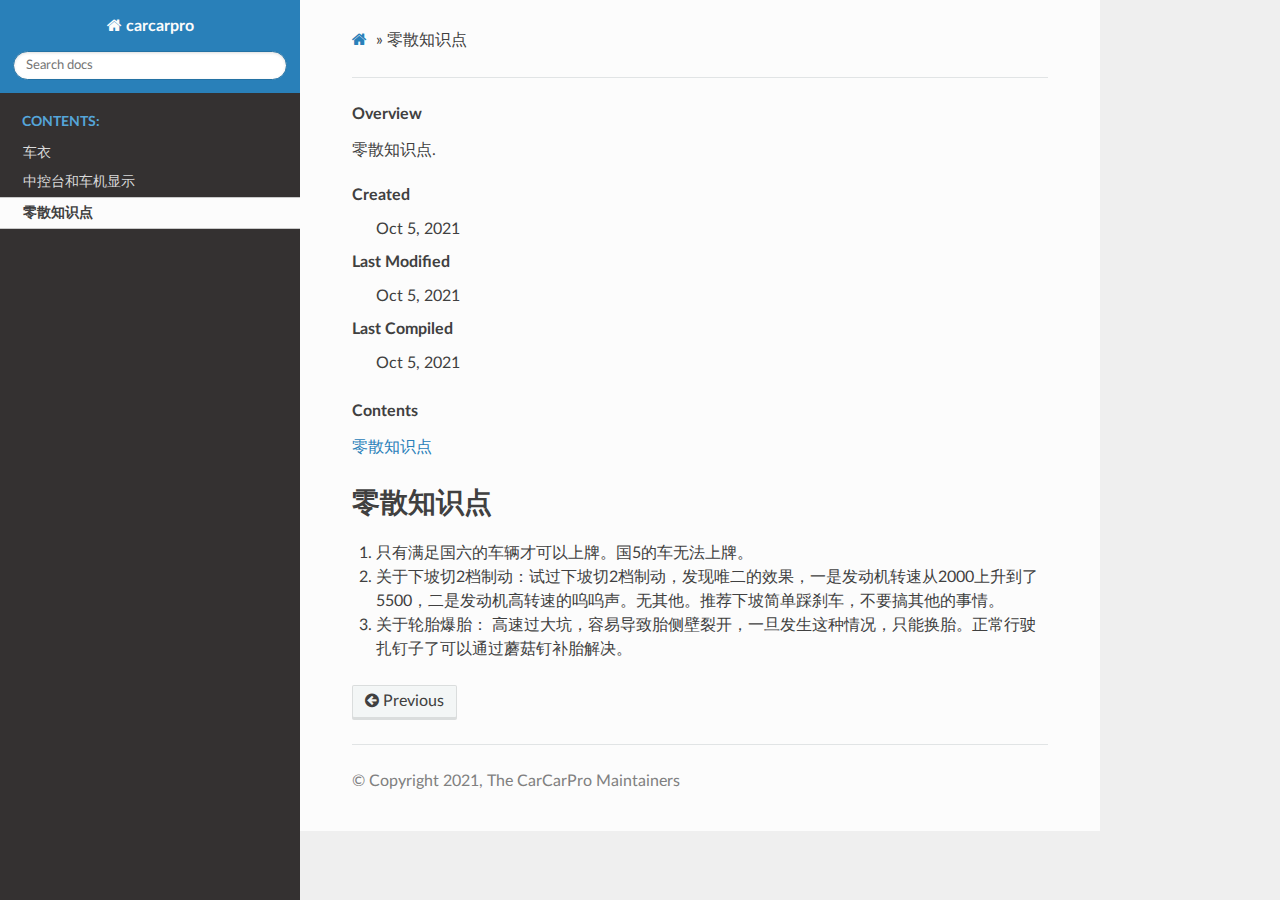
<file: _build_html/rst/misc.html>
<!DOCTYPE html>
<html lang="en" >
<head>
  <meta charset="utf-8">
  
  <meta name="viewport" content="width=device-width, initial-scale=1.0">
  
  <title>零散知识点 &mdash; carcarpro 0.1.0 documentation</title>
  

  
  
  
  

  
  <!--[if lt IE 9]>
    <script src="../_static/js/html5shiv.min.js"></script>
  <![endif]-->
  
    
      <script type="text/javascript" id="documentation_options" data-url_root="../" src="../_static/documentation_options.js"></script>
        <script type="text/javascript" src="../_static/jquery.js"></script>
        <script type="text/javascript" src="../_static/underscore.js"></script>
        <script type="text/javascript" src="../_static/doctools.js"></script>
        <script type="text/javascript" src="../_static/language_data.js"></script>
    
    <script type="text/javascript" src="../_static/js/theme.js"></script>

    

  
  <link rel="stylesheet" href="../_static/css/theme.css" type="text/css" />
  <link rel="stylesheet" href="../_static/pygments.css" type="text/css" />
    <link rel="index" title="Index" href="../genindex.html" />
    <link rel="search" title="Search" href="../search.html" />
    <link rel="prev" title="中控台和车机显示" href="know-your-car.html" /> 
</head>

<body class="wy-body-for-nav">

   
  <div class="wy-grid-for-nav">
    
    <nav data-toggle="wy-nav-shift" class="wy-nav-side">
      <div class="wy-side-scroll">
        <div class="wy-side-nav-search" >
          

          
            <a href="../index.html" class="icon icon-home" alt="Documentation Home"> carcarpro
          

          
          </a>

          
            
            
          

          
<div role="search">
  <form id="rtd-search-form" class="wy-form" action="../search.html" method="get">
    <input type="text" name="q" placeholder="Search docs" />
    <input type="hidden" name="check_keywords" value="yes" />
    <input type="hidden" name="area" value="default" />
  </form>
</div>

          
        </div>

        
        <div class="wy-menu wy-menu-vertical" data-spy="affix" role="navigation" aria-label="main navigation">
          
            
            
              
            
            
              <p class="caption"><span class="caption-text">Contents:</span></p>
<ul class="current">
<li class="toctree-l1"><a class="reference internal" href="protective-film.html">车衣</a></li>
<li class="toctree-l1"><a class="reference internal" href="know-your-car.html">中控台和车机显示</a></li>
<li class="toctree-l1 current"><a class="current reference internal" href="#">零散知识点</a></li>
</ul>

            
          
        </div>
        
      </div>
    </nav>

    <section data-toggle="wy-nav-shift" class="wy-nav-content-wrap">

      
      <nav class="wy-nav-top" aria-label="top navigation">
        
          <i data-toggle="wy-nav-top" class="fa fa-bars"></i>
          <a href="../index.html">carcarpro</a>
        
      </nav>


      <div class="wy-nav-content">
        
        <div class="rst-content">
        
          















<div role="navigation" aria-label="breadcrumbs navigation">

  <ul class="wy-breadcrumbs">
    
      <li><a href="../index.html" class="icon icon-home"></a> &raquo;</li>
        
      <li>零散知识点</li>
    
    
      <li class="wy-breadcrumbs-aside">
        
            
        
      </li>
    
  </ul>

  
  <hr/>
</div>
          <div role="main" class="document" itemscope="itemscope" itemtype="http://schema.org/Article">
           <div itemprop="articleBody">
            
  <div class="topic" id="misc">
<p class="topic-title first">Overview</p>
<p>零散知识点.</p>
<dl class="field-list simple">
<dt class="field-odd">Created</dt>
<dd class="field-odd"><p>Oct 5, 2021</p>
</dd>
<dt class="field-even">Last Modified</dt>
<dd class="field-even"><p>Oct 5, 2021</p>
</dd>
<dt class="field-odd">Last Compiled</dt>
<dd class="field-odd"><p>Oct 5, 2021</p>
</dd>
</dl>
</div>
<div class="contents topic" id="contents">
<p class="topic-title first">Contents</p>
<ul class="simple">
<li><p><a class="reference internal" href="#id1" id="id2">零散知识点</a></p></li>
</ul>
</div>
<div class="section" id="id1">
<h1><a class="toc-backref" href="#id2">零散知识点</a><a class="headerlink" href="#id1" title="Permalink to this headline">¶</a></h1>
<ol class="arabic simple">
<li><p>只有满足国六的车辆才可以上牌。国5的车无法上牌。</p></li>
<li><p>关于下坡切2档制动：试过下坡切2档制动，发现唯二的效果，一是发动机转速从2000上升到了5500，二是发动机高转速的呜呜声。无其他。推荐下坡简单踩刹车，不要搞其他的事情。</p></li>
<li><p>关于轮胎爆胎： 高速过大坑，容易导致胎侧壁裂开，一旦发生这种情况，只能换胎。正常行驶扎钉子了可以通过蘑菇钉补胎解决。</p></li>
</ol>
</div>


           </div>
           
          </div>
          <footer>
  
    <div class="rst-footer-buttons" role="navigation" aria-label="footer navigation">
      
      
        <a href="know-your-car.html" class="btn btn-neutral float-left" title="中控台和车机显示" accesskey="p" rel="prev"><span class="fa fa-arrow-circle-left"></span> Previous</a>
      
    </div>
  

  <hr/>

  <div role="contentinfo">
    <p>
        
        &copy; Copyright 2021, The CarCarPro Maintainers

    </p>
  </div> 

</footer>

        </div>
      </div>

    </section>

  </div>
  

  <script type="text/javascript">
      jQuery(function () {
          SphinxRtdTheme.Navigation.enable(true);
      });
  </script>

  
  
    
   

</body>
</html>
</file>
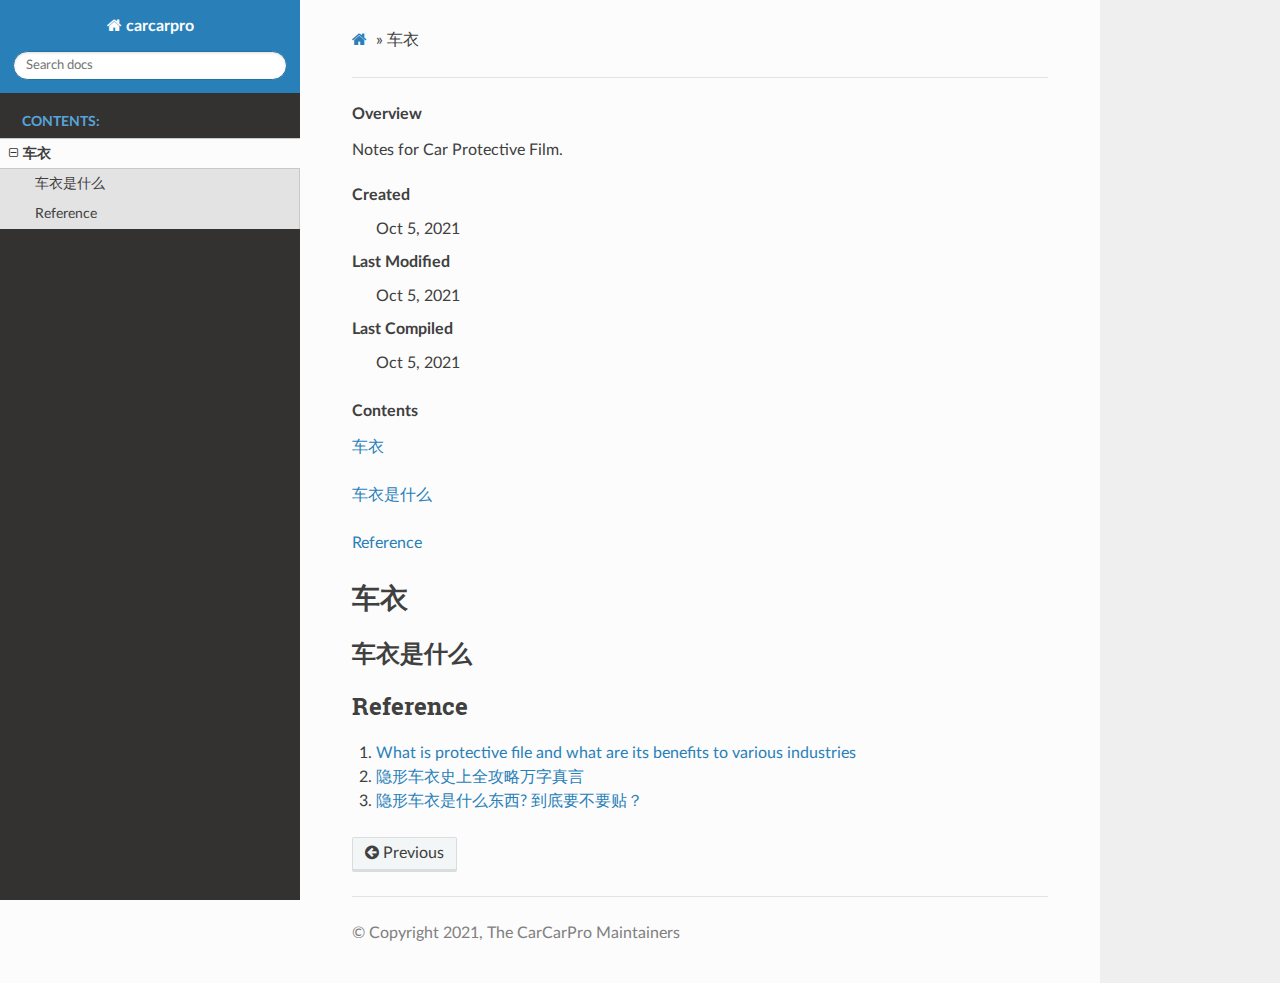
<file: _build_html/rst/protective-film.html>
<!DOCTYPE html>
<html lang="en" >
<head>
  <meta charset="utf-8">
  
  <meta name="viewport" content="width=device-width, initial-scale=1.0">
  
  <title>车衣 &mdash; carcarpro 0.1.0 documentation</title>
  

  
  
  
  

  
  <!--[if lt IE 9]>
    <script src="../_static/js/html5shiv.min.js"></script>
  <![endif]-->
  
    
      <script type="text/javascript" id="documentation_options" data-url_root="../" src="../_static/documentation_options.js"></script>
        <script type="text/javascript" src="../_static/jquery.js"></script>
        <script type="text/javascript" src="../_static/underscore.js"></script>
        <script type="text/javascript" src="../_static/doctools.js"></script>
        <script type="text/javascript" src="../_static/language_data.js"></script>
    
    <script type="text/javascript" src="../_static/js/theme.js"></script>

    

  
  <link rel="stylesheet" href="../_static/css/theme.css" type="text/css" />
  <link rel="stylesheet" href="../_static/pygments.css" type="text/css" />
    <link rel="index" title="Index" href="../genindex.html" />
    <link rel="search" title="Search" href="../search.html" />
    <link rel="prev" title="Welcome to carcarpro’s documentation!" href="../index.html" /> 
</head>

<body class="wy-body-for-nav">

   
  <div class="wy-grid-for-nav">
    
    <nav data-toggle="wy-nav-shift" class="wy-nav-side">
      <div class="wy-side-scroll">
        <div class="wy-side-nav-search" >
          

          
            <a href="../index.html" class="icon icon-home" alt="Documentation Home"> carcarpro
          

          
          </a>

          
            
            
          

          
<div role="search">
  <form id="rtd-search-form" class="wy-form" action="../search.html" method="get">
    <input type="text" name="q" placeholder="Search docs" />
    <input type="hidden" name="check_keywords" value="yes" />
    <input type="hidden" name="area" value="default" />
  </form>
</div>

          
        </div>

        
        <div class="wy-menu wy-menu-vertical" data-spy="affix" role="navigation" aria-label="main navigation">
          
            
            
              
            
            
              <p class="caption"><span class="caption-text">Contents:</span></p>
<ul class="current">
<li class="toctree-l1 current"><a class="current reference internal" href="#">车衣</a><ul>
<li class="toctree-l2"><a class="reference internal" href="#id2">车衣是什么</a></li>
<li class="toctree-l2"><a class="reference internal" href="#reference">Reference</a></li>
</ul>
</li>
</ul>

            
          
        </div>
        
      </div>
    </nav>

    <section data-toggle="wy-nav-shift" class="wy-nav-content-wrap">

      
      <nav class="wy-nav-top" aria-label="top navigation">
        
          <i data-toggle="wy-nav-top" class="fa fa-bars"></i>
          <a href="../index.html">carcarpro</a>
        
      </nav>


      <div class="wy-nav-content">
        
        <div class="rst-content">
        
          















<div role="navigation" aria-label="breadcrumbs navigation">

  <ul class="wy-breadcrumbs">
    
      <li><a href="../index.html" class="icon icon-home"></a> &raquo;</li>
        
      <li>车衣</li>
    
    
      <li class="wy-breadcrumbs-aside">
        
            
        
      </li>
    
  </ul>

  
  <hr/>
</div>
          <div role="main" class="document" itemscope="itemscope" itemtype="http://schema.org/Article">
           <div itemprop="articleBody">
            
  <div class="topic" id="protective-file">
<p class="topic-title first">Overview</p>
<p>Notes for Car Protective Film.</p>
<dl class="field-list simple">
<dt class="field-odd">Created</dt>
<dd class="field-odd"><p>Oct 5, 2021</p>
</dd>
<dt class="field-even">Last Modified</dt>
<dd class="field-even"><p>Oct 5, 2021</p>
</dd>
<dt class="field-odd">Last Compiled</dt>
<dd class="field-odd"><p>Oct 5, 2021</p>
</dd>
</dl>
</div>
<div class="contents topic" id="contents">
<p class="topic-title first">Contents</p>
<ul class="simple">
<li><p><a class="reference internal" href="#id1" id="id5">车衣</a></p>
<ul>
<li><p><a class="reference internal" href="#id2" id="id6">车衣是什么</a></p></li>
<li><p><a class="reference internal" href="#reference" id="id7">Reference</a></p></li>
</ul>
</li>
</ul>
</div>
<div class="section" id="id1">
<h1><a class="toc-backref" href="#id5">车衣</a><a class="headerlink" href="#id1" title="Permalink to this headline">¶</a></h1>
<div class="section" id="id2">
<h2><a class="toc-backref" href="#id6">车衣是什么</a><a class="headerlink" href="#id2" title="Permalink to this headline">¶</a></h2>
</div>
<div class="section" id="reference">
<h2><a class="toc-backref" href="#id7">Reference</a><a class="headerlink" href="#reference" title="Permalink to this headline">¶</a></h2>
<ol class="arabic simple">
<li><p><a class="reference external" href="https://www.strouse.com/blog/benefits-of-protective-film">What is protective file and what are its benefits to various industries</a></p></li>
<li><p><a class="reference external" href="https://zhuanlan.zhihu.com/p/81741114">隐形车衣史上全攻略万字真言</a></p></li>
<li><p><a class="reference external" href="https://zhuanlan.zhihu.com/p/50051532">隐形车衣是什么东西? 到底要不要贴？</a></p></li>
</ol>
</div>
</div>


           </div>
           
          </div>
          <footer>
  
    <div class="rst-footer-buttons" role="navigation" aria-label="footer navigation">
      
      
        <a href="../index.html" class="btn btn-neutral float-left" title="Welcome to carcarpro’s documentation!" accesskey="p" rel="prev"><span class="fa fa-arrow-circle-left"></span> Previous</a>
      
    </div>
  

  <hr/>

  <div role="contentinfo">
    <p>
        
        &copy; Copyright 2021, The CarCarPro Maintainers

    </p>
  </div> 

</footer>

        </div>
      </div>

    </section>

  </div>
  

  <script type="text/javascript">
      jQuery(function () {
          SphinxRtdTheme.Navigation.enable(true);
      });
  </script>

  
  
    
   

</body>
</html>
</file>
<file: _static/css/theme.css>
html{box-sizing:border-box}*,:after,:before{box-sizing:inherit}article,aside,details,figcaption,figure,footer,header,hgroup,nav,section{display:block}audio,canvas,video{display:inline-block;*display:inline;*zoom:1}[hidden],audio:not([controls]){display:none}*{-webkit-box-sizing:border-box;-moz-box-sizing:border-box;box-sizing:border-box}html{font-size:100%;-webkit-text-size-adjust:100%;-ms-text-size-adjust:100%}body{margin:0}a:active,a:hover{outline:0}abbr[title]{border-bottom:1px dotted}b,strong{font-weight:700}blockquote{margin:0}dfn{font-style:italic}ins{background:#ff9;text-decoration:none}ins,mark{color:#000}mark{background:#ff0;font-style:italic;font-weight:700}.rst-content code,.rst-content tt,code,kbd,pre,samp{font-family:monospace,serif;_font-family:courier new,monospace;font-size:1em}pre{white-space:pre}q{quotes:none}q:after,q:before{content:"";content:none}small{font-size:85%}sub,sup{font-size:75%;line-height:0;position:relative;vertical-align:baseline}sup{top:-.5em}sub{bottom:-.25em}dl,ol,ul{margin:0;padding:0;list-style:none;list-style-image:none}li{list-style:none}dd{margin:0}img{border:0;-ms-interpolation-mode:bicubic;vertical-align:middle;max-width:100%}svg:not(:root){overflow:hidden}figure,form{margin:0}label{cursor:pointer}button,input,select,textarea{font-size:100%;margin:0;vertical-align:baseline;*vertical-align:middle}button,input{line-height:normal}button,input[type=button],input[type=reset],input[type=submit]{cursor:pointer;-webkit-appearance:button;*overflow:visible}button[disabled],input[disabled]{cursor:default}input[type=search]{-webkit-appearance:textfield;-moz-box-sizing:content-box;-webkit-box-sizing:content-box;box-sizing:content-box}textarea{resize:vertical}table{border-collapse:collapse;border-spacing:0}td{vertical-align:top}.chromeframe{margin:.2em 0;background:#ccc;color:#000;padding:.2em 0}.ir{display:block;border:0;text-indent:-999em;overflow:hidden;background-color:transparent;background-repeat:no-repeat;text-align:left;direction:ltr;*line-height:0}.ir br{display:none}.hidden{display:none!important;visibility:hidden}.visuallyhidden{border:0;clip:rect(0 0 0 0);height:1px;margin:-1px;overflow:hidden;padding:0;position:absolute;width:1px}.visuallyhidden.focusable:active,.visuallyhidden.focusable:focus{clip:auto;height:auto;margin:0;overflow:visible;position:static;width:auto}.invisible{visibility:hidden}.relative{position:relative}big,small{font-size:100%}@media print{body,html,section{background:none!important}*{box-shadow:none!important;text-shadow:none!important;filter:none!important;-ms-filter:none!important}a,a:visited{text-decoration:underline}.ir a:after,a[href^="#"]:after,a[href^="javascript:"]:after{content:""}blockquote,pre{page-break-inside:avoid}thead{display:table-header-group}img,tr{page-break-inside:avoid}img{max-width:100%!important}@page{margin:.5cm}.rst-content .toctree-wrapper p.caption,h2,h3,p{orphans:3;widows:3}.rst-content .toctree-wrapper p.caption,h2,h3{page-break-after:avoid}}.btn,.fa:before,.icon:before,.rst-content .admonition,.rst-content .admonition-title:before,.rst-content .admonition-todo,.rst-content .attention,.rst-content .caution,.rst-content .code-block-caption .headerlink:before,.rst-content .danger,.rst-content .error,.rst-content .hint,.rst-content .important,.rst-content .note,.rst-content .seealso,.rst-content .tip,.rst-content .warning,.rst-content code.download span:first-child:before,.rst-content dl dt .headerlink:before,.rst-content h1 .headerlink:before,.rst-content h2 .headerlink:before,.rst-content h3 .headerlink:before,.rst-content h4 .headerlink:before,.rst-content h5 .headerlink:before,.rst-content h6 .headerlink:before,.rst-content p.caption .headerlink:before,.rst-content table>caption .headerlink:before,.rst-content tt.download span:first-child:before,.wy-alert,.wy-dropdown .caret:before,.wy-inline-validate.wy-inline-validate-danger .wy-input-context:before,.wy-inline-validate.wy-inline-validate-info .wy-input-context:before,.wy-inline-validate.wy-inline-validate-success .wy-input-context:before,.wy-inline-validate.wy-inline-validate-warning .wy-input-context:before,.wy-menu-vertical li.current>a,.wy-menu-vertical li.current>a span.toctree-expand:before,.wy-menu-vertical li.on a,.wy-menu-vertical li.on a span.toctree-expand:before,.wy-menu-vertical li span.toctree-expand:before,.wy-nav-top a,.wy-side-nav-search .wy-dropdown>a,.wy-side-nav-search>a,input[type=color],input[type=date],input[type=datetime-local],input[type=datetime],input[type=email],input[type=month],input[type=number],input[type=password],input[type=search],input[type=tel],input[type=text],input[type=time],input[type=url],input[type=week],select,textarea{-webkit-font-smoothing:antialiased}.clearfix{*zoom:1}.clearfix:after,.clearfix:before{display:table;content:""}.clearfix:after{clear:both}/*!
 *  Font Awesome 4.7.0 by @davegandy - http://fontawesome.io - @fontawesome
 *  License - http://fontawesome.io/license (Font: SIL OFL 1.1, CSS: MIT License)
 */@font-face{font-family:FontAwesome;src:url(fonts/fontawesome-webfont.eot?674f50d287a8c48dc19ba404d20fe713);src:url(fonts/fontawesome-webfont.eot?674f50d287a8c48dc19ba404d20fe713?#iefix&v=4.7.0) format("embedded-opentype"),url(fonts/fontawesome-webfont.woff2?af7ae505a9eed503f8b8e6982036873e) format("woff2"),url(fonts/fontawesome-webfont.woff?fee66e712a8a08eef5805a46892932ad) format("woff"),url(fonts/fontawesome-webfont.ttf?b06871f281fee6b241d60582ae9369b9) format("truetype"),url(fonts/fontawesome-webfont.svg?912ec66d7572ff821749319396470bde#fontawesomeregular) format("svg");font-weight:400;font-style:normal}.fa,.icon,.rst-content .admonition-title,.rst-content .code-block-caption .headerlink,.rst-content code.download span:first-child,.rst-content dl dt .headerlink,.rst-content h1 .headerlink,.rst-content h2 .headerlink,.rst-content h3 .headerlink,.rst-content h4 .headerlink,.rst-content h5 .headerlink,.rst-content h6 .headerlink,.rst-content p.caption .headerlink,.rst-content table>caption .headerlink,.rst-content tt.download span:first-child,.wy-menu-vertical li.current>a span.toctree-expand,.wy-menu-vertical li.on a span.toctree-expand,.wy-menu-vertical li span.toctree-expand{display:inline-block;font:normal normal normal 14px/1 FontAwesome;font-size:inherit;text-rendering:auto;-webkit-font-smoothing:antialiased;-moz-osx-font-smoothing:grayscale}.fa-lg{font-size:1.33333em;line-height:.75em;vertical-align:-15%}.fa-2x{font-size:2em}.fa-3x{font-size:3em}.fa-4x{font-size:4em}.fa-5x{font-size:5em}.fa-fw{width:1.28571em;text-align:center}.fa-ul{padding-left:0;margin-left:2.14286em;list-style-type:none}.fa-ul>li{position:relative}.fa-li{position:absolute;left:-2.14286em;width:2.14286em;top:.14286em;text-align:center}.fa-li.fa-lg{left:-1.85714em}.fa-border{padding:.2em .25em .15em;border:.08em solid #eee;border-radius:.1em}.fa-pull-left{float:left}.fa-pull-right{float:right}.fa-pull-left.icon,.fa.fa-pull-left,.rst-content .code-block-caption .fa-pull-left.headerlink,.rst-content .fa-pull-left.admonition-title,.rst-content code.download span.fa-pull-left:first-child,.rst-content dl dt .fa-pull-left.headerlink,.rst-content h1 .fa-pull-left.headerlink,.rst-content h2 .fa-pull-left.headerlink,.rst-content h3 .fa-pull-left.headerlink,.rst-content h4 .fa-pull-left.headerlink,.rst-content h5 .fa-pull-left.headerlink,.rst-content h6 .fa-pull-left.headerlink,.rst-content p.caption .fa-pull-left.headerlink,.rst-content table>caption .fa-pull-left.headerlink,.rst-content tt.download span.fa-pull-left:first-child,.wy-menu-vertical li.current>a span.fa-pull-left.toctree-expand,.wy-menu-vertical li.on a span.fa-pull-left.toctree-expand,.wy-menu-vertical li span.fa-pull-left.toctree-expand{margin-right:.3em}.fa-pull-right.icon,.fa.fa-pull-right,.rst-content .code-block-caption .fa-pull-right.headerlink,.rst-content .fa-pull-right.admonition-title,.rst-content code.download span.fa-pull-right:first-child,.rst-content dl dt .fa-pull-right.headerlink,.rst-content h1 .fa-pull-right.headerlink,.rst-content h2 .fa-pull-right.headerlink,.rst-content h3 .fa-pull-right.headerlink,.rst-content h4 .fa-pull-right.headerlink,.rst-content h5 .fa-pull-right.headerlink,.rst-content h6 .fa-pull-right.headerlink,.rst-content p.caption .fa-pull-right.headerlink,.rst-content table>caption .fa-pull-right.headerlink,.rst-content tt.download span.fa-pull-right:first-child,.wy-menu-vertical li.current>a span.fa-pull-right.toctree-expand,.wy-menu-vertical li.on a span.fa-pull-right.toctree-expand,.wy-menu-vertical li span.fa-pull-right.toctree-expand{margin-left:.3em}.pull-right{float:right}.pull-left{float:left}.fa.pull-left,.pull-left.icon,.rst-content .code-block-caption .pull-left.headerlink,.rst-content .pull-left.admonition-title,.rst-content code.download span.pull-left:first-child,.rst-content dl dt .pull-left.headerlink,.rst-content h1 .pull-left.headerlink,.rst-content h2 .pull-left.headerlink,.rst-content h3 .pull-left.headerlink,.rst-content h4 .pull-left.headerlink,.rst-content h5 .pull-left.headerlink,.rst-content h6 .pull-left.headerlink,.rst-content p.caption .pull-left.headerlink,.rst-content table>caption .pull-left.headerlink,.rst-content tt.download span.pull-left:first-child,.wy-menu-vertical li.current>a span.pull-left.toctree-expand,.wy-menu-vertical li.on a span.pull-left.toctree-expand,.wy-menu-vertical li span.pull-left.toctree-expand{margin-right:.3em}.fa.pull-right,.pull-right.icon,.rst-content .code-block-caption .pull-right.headerlink,.rst-content .pull-right.admonition-title,.rst-content code.download span.pull-right:first-child,.rst-content dl dt .pull-right.headerlink,.rst-content h1 .pull-right.headerlink,.rst-content h2 .pull-right.headerlink,.rst-content h3 .pull-right.headerlink,.rst-content h4 .pull-right.headerlink,.rst-content h5 .pull-right.headerlink,.rst-content h6 .pull-right.headerlink,.rst-content p.caption .pull-right.headerlink,.rst-content table>caption .pull-right.headerlink,.rst-content tt.download span.pull-right:first-child,.wy-menu-vertical li.current>a span.pull-right.toctree-expand,.wy-menu-vertical li.on a span.pull-right.toctree-expand,.wy-menu-vertical li span.pull-right.toctree-expand{margin-left:.3em}.fa-spin{-webkit-animation:fa-spin 2s linear infinite;animation:fa-spin 2s linear infinite}.fa-pulse{-webkit-animation:fa-spin 1s steps(8) infinite;animation:fa-spin 1s steps(8) infinite}@-webkit-keyframes fa-spin{0%{-webkit-transform:rotate(0deg);transform:rotate(0deg)}to{-webkit-transform:rotate(359deg);transform:rotate(359deg)}}@keyframes fa-spin{0%{-webkit-transform:rotate(0deg);transform:rotate(0deg)}to{-webkit-transform:rotate(359deg);transform:rotate(359deg)}}.fa-rotate-90{-ms-filter:"progid:DXImageTransform.Microsoft.BasicImage(rotation=1)";-webkit-transform:rotate(90deg);-ms-transform:rotate(90deg);transform:rotate(90deg)}.fa-rotate-180{-ms-filter:"progid:DXImageTransform.Microsoft.BasicImage(rotation=2)";-webkit-transform:rotate(180deg);-ms-transform:rotate(180deg);transform:rotate(180deg)}.fa-rotate-270{-ms-filter:"progid:DXImageTransform.Microsoft.BasicImage(rotation=3)";-webkit-transform:rotate(270deg);-ms-transform:rotate(270deg);transform:rotate(270deg)}.fa-flip-horizontal{-ms-filter:"progid:DXImageTransform.Microsoft.BasicImage(rotation=0, mirror=1)";-webkit-transform:scaleX(-1);-ms-transform:scaleX(-1);transform:scaleX(-1)}.fa-flip-vertical{-ms-filter:"progid:DXImageTransform.Microsoft.BasicImage(rotation=2, mirror=1)";-webkit-transform:scaleY(-1);-ms-transform:scaleY(-1);transform:scaleY(-1)}:root .fa-flip-horizontal,:root .fa-flip-vertical,:root .fa-rotate-90,:root .fa-rotate-180,:root .fa-rotate-270{filter:none}.fa-stack{position:relative;display:inline-block;width:2em;height:2em;line-height:2em;vertical-align:middle}.fa-stack-1x,.fa-stack-2x{position:absolute;left:0;width:100%;text-align:center}.fa-stack-1x{line-height:inherit}.fa-stack-2x{font-size:2em}.fa-inverse{color:#fff}.fa-glass:before{content:""}.fa-music:before{content:""}.fa-search:before,.icon-search:before{content:""}.fa-envelope-o:before{content:""}.fa-heart:before{content:""}.fa-star:before{content:""}.fa-star-o:before{content:""}.fa-user:before{content:""}.fa-film:before{content:""}.fa-th-large:before{content:""}.fa-th:before{content:""}.fa-th-list:before{content:""}.fa-check:before{content:""}.fa-close:before,.fa-remove:before,.fa-times:before{content:""}.fa-search-plus:before{content:""}.fa-search-minus:before{content:""}.fa-power-off:before{content:""}.fa-signal:before{content:""}.fa-cog:before,.fa-gear:before{content:""}.fa-trash-o:before{content:""}.fa-home:before,.icon-home:before{content:""}.fa-file-o:before{content:""}.fa-clock-o:before{content:""}.fa-road:before{content:""}.fa-download:before,.rst-content code.download span:first-child:before,.rst-content tt.download span:first-child:before{content:""}.fa-arrow-circle-o-down:before{content:""}.fa-arrow-circle-o-up:before{content:""}.fa-inbox:before{content:""}.fa-play-circle-o:before{content:""}.fa-repeat:before,.fa-rotate-right:before{content:""}.fa-refresh:before{content:""}.fa-list-alt:before{content:""}.fa-lock:before{content:""}.fa-flag:before{content:""}.fa-headphones:before{content:""}.fa-volume-off:before{content:""}.fa-volume-down:before{content:""}.fa-volume-up:before{content:""}.fa-qrcode:before{content:""}.fa-barcode:before{content:""}.fa-tag:before{content:""}.fa-tags:before{content:""}.fa-book:before,.icon-book:before{content:""}.fa-bookmark:before{content:""}.fa-print:before{content:""}.fa-camera:before{content:""}.fa-font:before{content:""}.fa-bold:before{content:""}.fa-italic:before{content:""}.fa-text-height:before{content:""}.fa-text-width:before{content:""}.fa-align-left:before{content:""}.fa-align-center:before{content:""}.fa-align-right:before{content:""}.fa-align-justify:before{content:""}.fa-list:before{content:""}.fa-dedent:before,.fa-outdent:before{content:""}.fa-indent:before{content:""}.fa-video-camera:before{content:""}.fa-image:before,.fa-photo:before,.fa-picture-o:before{content:""}.fa-pencil:before{content:""}.fa-map-marker:before{content:""}.fa-adjust:before{content:""}.fa-tint:before{content:""}.fa-edit:before,.fa-pencil-square-o:before{content:""}.fa-share-square-o:before{content:""}.fa-check-square-o:before{content:""}.fa-arrows:before{content:""}.fa-step-backward:before{content:""}.fa-fast-backward:before{content:""}.fa-backward:before{content:""}.fa-play:before{content:""}.fa-pause:before{content:""}.fa-stop:before{content:""}.fa-forward:before{content:""}.fa-fast-forward:before{content:""}.fa-step-forward:before{content:""}.fa-eject:before{content:""}.fa-chevron-left:before{content:""}.fa-chevron-right:before{content:""}.fa-plus-circle:before{content:""}.fa-minus-circle:before{content:""}.fa-times-circle:before,.wy-inline-validate.wy-inline-validate-danger .wy-input-context:before{content:""}.fa-check-circle:before,.wy-inline-validate.wy-inline-validate-success .wy-input-context:before{content:""}.fa-question-circle:before{content:""}.fa-info-circle:before{content:""}.fa-crosshairs:before{content:""}.fa-times-circle-o:before{content:""}.fa-check-circle-o:before{content:""}.fa-ban:before{content:""}.fa-arrow-left:before{content:""}.fa-arrow-right:before{content:""}.fa-arrow-up:before{content:""}.fa-arrow-down:before{content:""}.fa-mail-forward:before,.fa-share:before{content:""}.fa-expand:before{content:""}.fa-compress:before{content:""}.fa-plus:before{content:""}.fa-minus:before{content:""}.fa-asterisk:before{content:""}.fa-exclamation-circle:before,.rst-content .admonition-title:before,.wy-inline-validate.wy-inline-validate-info .wy-input-context:before,.wy-inline-validate.wy-inline-validate-warning .wy-input-context:before{content:""}.fa-gift:before{content:""}.fa-leaf:before{content:""}.fa-fire:before,.icon-fire:before{content:""}.fa-eye:before{content:""}.fa-eye-slash:before{content:""}.fa-exclamation-triangle:before,.fa-warning:before{content:""}.fa-plane:before{content:""}.fa-calendar:before{content:""}.fa-random:before{content:""}.fa-comment:before{content:""}.fa-magnet:before{content:""}.fa-chevron-up:before{content:""}.fa-chevron-down:before{content:""}.fa-retweet:before{content:""}.fa-shopping-cart:before{content:""}.fa-folder:before{content:""}.fa-folder-open:before{content:""}.fa-arrows-v:before{content:""}.fa-arrows-h:before{content:""}.fa-bar-chart-o:before,.fa-bar-chart:before{content:""}.fa-twitter-square:before{content:""}.fa-facebook-square:before{content:""}.fa-camera-retro:before{content:""}.fa-key:before{content:""}.fa-cogs:before,.fa-gears:before{content:""}.fa-comments:before{content:""}.fa-thumbs-o-up:before{content:""}.fa-thumbs-o-down:before{content:""}.fa-star-half:before{content:""}.fa-heart-o:before{content:""}.fa-sign-out:before{content:""}.fa-linkedin-square:before{content:""}.fa-thumb-tack:before{content:""}.fa-external-link:before{content:""}.fa-sign-in:before{content:""}.fa-trophy:before{content:""}.fa-github-square:before{content:""}.fa-upload:before{content:""}.fa-lemon-o:before{content:""}.fa-phone:before{content:""}.fa-square-o:before{content:""}.fa-bookmark-o:before{content:""}.fa-phone-square:before{content:""}.fa-twitter:before{content:""}.fa-facebook-f:before,.fa-facebook:before{content:""}.fa-github:before,.icon-github:before{content:""}.fa-unlock:before{content:""}.fa-credit-card:before{content:""}.fa-feed:before,.fa-rss:before{content:""}.fa-hdd-o:before{content:""}.fa-bullhorn:before{content:""}.fa-bell:before{content:""}.fa-certificate:before{content:""}.fa-hand-o-right:before{content:""}.fa-hand-o-left:before{content:""}.fa-hand-o-up:before{content:""}.fa-hand-o-down:before{content:""}.fa-arrow-circle-left:before,.icon-circle-arrow-left:before{content:""}.fa-arrow-circle-right:before,.icon-circle-arrow-right:before{content:""}.fa-arrow-circle-up:before{content:""}.fa-arrow-circle-down:before{content:""}.fa-globe:before{content:""}.fa-wrench:before{content:""}.fa-tasks:before{content:""}.fa-filter:before{content:""}.fa-briefcase:before{content:""}.fa-arrows-alt:before{content:""}.fa-group:before,.fa-users:before{content:""}.fa-chain:before,.fa-link:before,.icon-link:before{content:""}.fa-cloud:before{content:""}.fa-flask:before{content:""}.fa-cut:before,.fa-scissors:before{content:""}.fa-copy:before,.fa-files-o:before{content:""}.fa-paperclip:before{content:""}.fa-floppy-o:before,.fa-save:before{content:""}.fa-square:before{content:""}.fa-bars:before,.fa-navicon:before,.fa-reorder:before{content:""}.fa-list-ul:before{content:""}.fa-list-ol:before{content:""}.fa-strikethrough:before{content:""}.fa-underline:before{content:""}.fa-table:before{content:""}.fa-magic:before{content:""}.fa-truck:before{content:""}.fa-pinterest:before{content:""}.fa-pinterest-square:before{content:""}.fa-google-plus-square:before{content:""}.fa-google-plus:before{content:""}.fa-money:before{content:""}.fa-caret-down:before,.icon-caret-down:before,.wy-dropdown .caret:before{content:""}.fa-caret-up:before{content:""}.fa-caret-left:before{content:""}.fa-caret-right:before{content:""}.fa-columns:before{content:""}.fa-sort:before,.fa-unsorted:before{content:""}.fa-sort-desc:before,.fa-sort-down:before{content:""}.fa-sort-asc:before,.fa-sort-up:before{content:""}.fa-envelope:before{content:""}.fa-linkedin:before{content:""}.fa-rotate-left:before,.fa-undo:before{content:""}.fa-gavel:before,.fa-legal:before{content:""}.fa-dashboard:before,.fa-tachometer:before{content:""}.fa-comment-o:before{content:""}.fa-comments-o:before{content:""}.fa-bolt:before,.fa-flash:before{content:""}.fa-sitemap:before{content:""}.fa-umbrella:before{content:""}.fa-clipboard:before,.fa-paste:before{content:""}.fa-lightbulb-o:before{content:""}.fa-exchange:before{content:""}.fa-cloud-download:before{content:""}.fa-cloud-upload:before{content:""}.fa-user-md:before{content:""}.fa-stethoscope:before{content:""}.fa-suitcase:before{content:""}.fa-bell-o:before{content:""}.fa-coffee:before{content:""}.fa-cutlery:before{content:""}.fa-file-text-o:before{content:""}.fa-building-o:before{content:""}.fa-hospital-o:before{content:""}.fa-ambulance:before{content:""}.fa-medkit:before{content:""}.fa-fighter-jet:before{content:""}.fa-beer:before{content:""}.fa-h-square:before{content:""}.fa-plus-square:before{content:""}.fa-angle-double-left:before{content:""}.fa-angle-double-right:before{content:""}.fa-angle-double-up:before{content:""}.fa-angle-double-down:before{content:""}.fa-angle-left:before{content:""}.fa-angle-right:before{content:""}.fa-angle-up:before{content:""}.fa-angle-down:before{content:""}.fa-desktop:before{content:""}.fa-laptop:before{content:""}.fa-tablet:before{content:""}.fa-mobile-phone:before,.fa-mobile:before{content:""}.fa-circle-o:before{content:""}.fa-quote-left:before{content:""}.fa-quote-right:before{content:""}.fa-spinner:before{content:""}.fa-circle:before{content:""}.fa-mail-reply:before,.fa-reply:before{content:""}.fa-github-alt:before{content:""}.fa-folder-o:before{content:""}.fa-folder-open-o:before{content:""}.fa-smile-o:before{content:""}.fa-frown-o:before{content:""}.fa-meh-o:before{content:""}.fa-gamepad:before{content:""}.fa-keyboard-o:before{content:""}.fa-flag-o:before{content:""}.fa-flag-checkered:before{content:""}.fa-terminal:before{content:""}.fa-code:before{content:""}.fa-mail-reply-all:before,.fa-reply-all:before{content:""}.fa-star-half-empty:before,.fa-star-half-full:before,.fa-star-half-o:before{content:""}.fa-location-arrow:before{content:""}.fa-crop:before{content:""}.fa-code-fork:before{content:""}.fa-chain-broken:before,.fa-unlink:before{content:""}.fa-question:before{content:""}.fa-info:before{content:""}.fa-exclamation:before{content:""}.fa-superscript:before{content:""}.fa-subscript:before{content:""}.fa-eraser:before{content:""}.fa-puzzle-piece:before{content:""}.fa-microphone:before{content:""}.fa-microphone-slash:before{content:""}.fa-shield:before{content:""}.fa-calendar-o:before{content:""}.fa-fire-extinguisher:before{content:""}.fa-rocket:before{content:""}.fa-maxcdn:before{content:""}.fa-chevron-circle-left:before{content:""}.fa-chevron-circle-right:before{content:""}.fa-chevron-circle-up:before{content:""}.fa-chevron-circle-down:before{content:""}.fa-html5:before{content:""}.fa-css3:before{content:""}.fa-anchor:before{content:""}.fa-unlock-alt:before{content:""}.fa-bullseye:before{content:""}.fa-ellipsis-h:before{content:""}.fa-ellipsis-v:before{content:""}.fa-rss-square:before{content:""}.fa-play-circle:before{content:""}.fa-ticket:before{content:""}.fa-minus-square:before{content:""}.fa-minus-square-o:before,.wy-menu-vertical li.current>a span.toctree-expand:before,.wy-menu-vertical li.on a span.toctree-expand:before{content:""}.fa-level-up:before{content:""}.fa-level-down:before{content:""}.fa-check-square:before{content:""}.fa-pencil-square:before{content:""}.fa-external-link-square:before{content:""}.fa-share-square:before{content:""}.fa-compass:before{content:""}.fa-caret-square-o-down:before,.fa-toggle-down:before{content:""}.fa-caret-square-o-up:before,.fa-toggle-up:before{content:""}.fa-caret-square-o-right:before,.fa-toggle-right:before{content:""}.fa-eur:before,.fa-euro:before{content:""}.fa-gbp:before{content:""}.fa-dollar:before,.fa-usd:before{content:""}.fa-inr:before,.fa-rupee:before{content:""}.fa-cny:before,.fa-jpy:before,.fa-rmb:before,.fa-yen:before{content:""}.fa-rouble:before,.fa-rub:before,.fa-ruble:before{content:""}.fa-krw:before,.fa-won:before{content:""}.fa-bitcoin:before,.fa-btc:before{content:""}.fa-file:before{content:""}.fa-file-text:before{content:""}.fa-sort-alpha-asc:before{content:""}.fa-sort-alpha-desc:before{content:""}.fa-sort-amount-asc:before{content:""}.fa-sort-amount-desc:before{content:""}.fa-sort-numeric-asc:before{content:""}.fa-sort-numeric-desc:before{content:""}.fa-thumbs-up:before{content:""}.fa-thumbs-down:before{content:""}.fa-youtube-square:before{content:""}.fa-youtube:before{content:""}.fa-xing:before{content:""}.fa-xing-square:before{content:""}.fa-youtube-play:before{content:""}.fa-dropbox:before{content:""}.fa-stack-overflow:before{content:""}.fa-instagram:before{content:""}.fa-flickr:before{content:""}.fa-adn:before{content:""}.fa-bitbucket:before,.icon-bitbucket:before{content:""}.fa-bitbucket-square:before{content:""}.fa-tumblr:before{content:""}.fa-tumblr-square:before{content:""}.fa-long-arrow-down:before{content:""}.fa-long-arrow-up:before{content:""}.fa-long-arrow-left:before{content:""}.fa-long-arrow-right:before{content:""}.fa-apple:before{content:""}.fa-windows:before{content:""}.fa-android:before{content:""}.fa-linux:before{content:""}.fa-dribbble:before{content:""}.fa-skype:before{content:""}.fa-foursquare:before{content:""}.fa-trello:before{content:""}.fa-female:before{content:""}.fa-male:before{content:""}.fa-gittip:before,.fa-gratipay:before{content:""}.fa-sun-o:before{content:""}.fa-moon-o:before{content:""}.fa-archive:before{content:""}.fa-bug:before{content:""}.fa-vk:before{content:""}.fa-weibo:before{content:""}.fa-renren:before{content:""}.fa-pagelines:before{content:""}.fa-stack-exchange:before{content:""}.fa-arrow-circle-o-right:before{content:""}.fa-arrow-circle-o-left:before{content:""}.fa-caret-square-o-left:before,.fa-toggle-left:before{content:""}.fa-dot-circle-o:before{content:""}.fa-wheelchair:before{content:""}.fa-vimeo-square:before{content:""}.fa-try:before,.fa-turkish-lira:before{content:""}.fa-plus-square-o:before,.wy-menu-vertical li span.toctree-expand:before{content:""}.fa-space-shuttle:before{content:""}.fa-slack:before{content:""}.fa-envelope-square:before{content:""}.fa-wordpress:before{content:""}.fa-openid:before{content:""}.fa-bank:before,.fa-institution:before,.fa-university:before{content:""}.fa-graduation-cap:before,.fa-mortar-board:before{content:""}.fa-yahoo:before{content:""}.fa-google:before{content:""}.fa-reddit:before{content:""}.fa-reddit-square:before{content:""}.fa-stumbleupon-circle:before{content:""}.fa-stumbleupon:before{content:""}.fa-delicious:before{content:""}.fa-digg:before{content:""}.fa-pied-piper-pp:before{content:""}.fa-pied-piper-alt:before{content:""}.fa-drupal:before{content:""}.fa-joomla:before{content:""}.fa-language:before{content:""}.fa-fax:before{content:""}.fa-building:before{content:""}.fa-child:before{content:""}.fa-paw:before{content:""}.fa-spoon:before{content:""}.fa-cube:before{content:""}.fa-cubes:before{content:""}.fa-behance:before{content:""}.fa-behance-square:before{content:""}.fa-steam:before{content:""}.fa-steam-square:before{content:""}.fa-recycle:before{content:""}.fa-automobile:before,.fa-car:before{content:""}.fa-cab:before,.fa-taxi:before{content:""}.fa-tree:before{content:""}.fa-spotify:before{content:""}.fa-deviantart:before{content:""}.fa-soundcloud:before{content:""}.fa-database:before{content:""}.fa-file-pdf-o:before{content:""}.fa-file-word-o:before{content:""}.fa-file-excel-o:before{content:""}.fa-file-powerpoint-o:before{content:""}.fa-file-image-o:before,.fa-file-photo-o:before,.fa-file-picture-o:before{content:""}.fa-file-archive-o:before,.fa-file-zip-o:before{content:""}.fa-file-audio-o:before,.fa-file-sound-o:before{content:""}.fa-file-movie-o:before,.fa-file-video-o:before{content:""}.fa-file-code-o:before{content:""}.fa-vine:before{content:""}.fa-codepen:before{content:""}.fa-jsfiddle:before{content:""}.fa-life-bouy:before,.fa-life-buoy:before,.fa-life-ring:before,.fa-life-saver:before,.fa-support:before{content:""}.fa-circle-o-notch:before{content:""}.fa-ra:before,.fa-rebel:before,.fa-resistance:before{content:""}.fa-empire:before,.fa-ge:before{content:""}.fa-git-square:before{content:""}.fa-git:before{content:""}.fa-hacker-news:before,.fa-y-combinator-square:before,.fa-yc-square:before{content:""}.fa-tencent-weibo:before{content:""}.fa-qq:before{content:""}.fa-wechat:before,.fa-weixin:before{content:""}.fa-paper-plane:before,.fa-send:before{content:""}.fa-paper-plane-o:before,.fa-send-o:before{content:""}.fa-history:before{content:""}.fa-circle-thin:before{content:""}.fa-header:before{content:""}.fa-paragraph:before{content:""}.fa-sliders:before{content:""}.fa-share-alt:before{content:""}.fa-share-alt-square:before{content:""}.fa-bomb:before{content:""}.fa-futbol-o:before,.fa-soccer-ball-o:before{content:""}.fa-tty:before{content:""}.fa-binoculars:before{content:""}.fa-plug:before{content:""}.fa-slideshare:before{content:""}.fa-twitch:before{content:""}.fa-yelp:before{content:""}.fa-newspaper-o:before{content:""}.fa-wifi:before{content:""}.fa-calculator:before{content:""}.fa-paypal:before{content:""}.fa-google-wallet:before{content:""}.fa-cc-visa:before{content:""}.fa-cc-mastercard:before{content:""}.fa-cc-discover:before{content:""}.fa-cc-amex:before{content:""}.fa-cc-paypal:before{content:""}.fa-cc-stripe:before{content:""}.fa-bell-slash:before{content:""}.fa-bell-slash-o:before{content:""}.fa-trash:before{content:""}.fa-copyright:before{content:""}.fa-at:before{content:""}.fa-eyedropper:before{content:""}.fa-paint-brush:before{content:""}.fa-birthday-cake:before{content:""}.fa-area-chart:before{content:""}.fa-pie-chart:before{content:""}.fa-line-chart:before{content:""}.fa-lastfm:before{content:""}.fa-lastfm-square:before{content:""}.fa-toggle-off:before{content:""}.fa-toggle-on:before{content:""}.fa-bicycle:before{content:""}.fa-bus:before{content:""}.fa-ioxhost:before{content:""}.fa-angellist:before{content:""}.fa-cc:before{content:""}.fa-ils:before,.fa-shekel:before,.fa-sheqel:before{content:""}.fa-meanpath:before{content:""}.fa-buysellads:before{content:""}.fa-connectdevelop:before{content:""}.fa-dashcube:before{content:""}.fa-forumbee:before{content:""}.fa-leanpub:before{content:""}.fa-sellsy:before{content:""}.fa-shirtsinbulk:before{content:""}.fa-simplybuilt:before{content:""}.fa-skyatlas:before{content:""}.fa-cart-plus:before{content:""}.fa-cart-arrow-down:before{content:""}.fa-diamond:before{content:""}.fa-ship:before{content:""}.fa-user-secret:before{content:""}.fa-motorcycle:before{content:""}.fa-street-view:before{content:""}.fa-heartbeat:before{content:""}.fa-venus:before{content:""}.fa-mars:before{content:""}.fa-mercury:before{content:""}.fa-intersex:before,.fa-transgender:before{content:""}.fa-transgender-alt:before{content:""}.fa-venus-double:before{content:""}.fa-mars-double:before{content:""}.fa-venus-mars:before{content:""}.fa-mars-stroke:before{content:""}.fa-mars-stroke-v:before{content:""}.fa-mars-stroke-h:before{content:""}.fa-neuter:before{content:""}.fa-genderless:before{content:""}.fa-facebook-official:before{content:""}.fa-pinterest-p:before{content:""}.fa-whatsapp:before{content:""}.fa-server:before{content:""}.fa-user-plus:before{content:""}.fa-user-times:before{content:""}.fa-bed:before,.fa-hotel:before{content:""}.fa-viacoin:before{content:""}.fa-train:before{content:""}.fa-subway:before{content:""}.fa-medium:before{content:""}.fa-y-combinator:before,.fa-yc:before{content:""}.fa-optin-monster:before{content:""}.fa-opencart:before{content:""}.fa-expeditedssl:before{content:""}.fa-battery-4:before,.fa-battery-full:before,.fa-battery:before{content:""}.fa-battery-3:before,.fa-battery-three-quarters:before{content:""}.fa-battery-2:before,.fa-battery-half:before{content:""}.fa-battery-1:before,.fa-battery-quarter:before{content:""}.fa-battery-0:before,.fa-battery-empty:before{content:""}.fa-mouse-pointer:before{content:""}.fa-i-cursor:before{content:""}.fa-object-group:before{content:""}.fa-object-ungroup:before{content:""}.fa-sticky-note:before{content:""}.fa-sticky-note-o:before{content:""}.fa-cc-jcb:before{content:""}.fa-cc-diners-club:before{content:""}.fa-clone:before{content:""}.fa-balance-scale:before{content:""}.fa-hourglass-o:before{content:""}.fa-hourglass-1:before,.fa-hourglass-start:before{content:""}.fa-hourglass-2:before,.fa-hourglass-half:before{content:""}.fa-hourglass-3:before,.fa-hourglass-end:before{content:""}.fa-hourglass:before{content:""}.fa-hand-grab-o:before,.fa-hand-rock-o:before{content:""}.fa-hand-paper-o:before,.fa-hand-stop-o:before{content:""}.fa-hand-scissors-o:before{content:""}.fa-hand-lizard-o:before{content:""}.fa-hand-spock-o:before{content:""}.fa-hand-pointer-o:before{content:""}.fa-hand-peace-o:before{content:""}.fa-trademark:before{content:""}.fa-registered:before{content:""}.fa-creative-commons:before{content:""}.fa-gg:before{content:""}.fa-gg-circle:before{content:""}.fa-tripadvisor:before{content:""}.fa-odnoklassniki:before{content:""}.fa-odnoklassniki-square:before{content:""}.fa-get-pocket:before{content:""}.fa-wikipedia-w:before{content:""}.fa-safari:before{content:""}.fa-chrome:before{content:""}.fa-firefox:before{content:""}.fa-opera:before{content:""}.fa-internet-explorer:before{content:""}.fa-television:before,.fa-tv:before{content:""}.fa-contao:before{content:""}.fa-500px:before{content:""}.fa-amazon:before{content:""}.fa-calendar-plus-o:before{content:""}.fa-calendar-minus-o:before{content:""}.fa-calendar-times-o:before{content:""}.fa-calendar-check-o:before{content:""}.fa-industry:before{content:""}.fa-map-pin:before{content:""}.fa-map-signs:before{content:""}.fa-map-o:before{content:""}.fa-map:before{content:""}.fa-commenting:before{content:""}.fa-commenting-o:before{content:""}.fa-houzz:before{content:""}.fa-vimeo:before{content:""}.fa-black-tie:before{content:""}.fa-fonticons:before{content:""}.fa-reddit-alien:before{content:""}.fa-edge:before{content:""}.fa-credit-card-alt:before{content:""}.fa-codiepie:before{content:""}.fa-modx:before{content:""}.fa-fort-awesome:before{content:""}.fa-usb:before{content:""}.fa-product-hunt:before{content:""}.fa-mixcloud:before{content:""}.fa-scribd:before{content:""}.fa-pause-circle:before{content:""}.fa-pause-circle-o:before{content:""}.fa-stop-circle:before{content:""}.fa-stop-circle-o:before{content:""}.fa-shopping-bag:before{content:""}.fa-shopping-basket:before{content:""}.fa-hashtag:before{content:""}.fa-bluetooth:before{content:""}.fa-bluetooth-b:before{content:""}.fa-percent:before{content:""}.fa-gitlab:before,.icon-gitlab:before{content:""}.fa-wpbeginner:before{content:""}.fa-wpforms:before{content:""}.fa-envira:before{content:""}.fa-universal-access:before{content:""}.fa-wheelchair-alt:before{content:""}.fa-question-circle-o:before{content:""}.fa-blind:before{content:""}.fa-audio-description:before{content:""}.fa-volume-control-phone:before{content:""}.fa-braille:before{content:""}.fa-assistive-listening-systems:before{content:""}.fa-american-sign-language-interpreting:before,.fa-asl-interpreting:before{content:""}.fa-deaf:before,.fa-deafness:before,.fa-hard-of-hearing:before{content:""}.fa-glide:before{content:""}.fa-glide-g:before{content:""}.fa-sign-language:before,.fa-signing:before{content:""}.fa-low-vision:before{content:""}.fa-viadeo:before{content:""}.fa-viadeo-square:before{content:""}.fa-snapchat:before{content:""}.fa-snapchat-ghost:before{content:""}.fa-snapchat-square:before{content:""}.fa-pied-piper:before{content:""}.fa-first-order:before{content:""}.fa-yoast:before{content:""}.fa-themeisle:before{content:""}.fa-google-plus-circle:before,.fa-google-plus-official:before{content:""}.fa-fa:before,.fa-font-awesome:before{content:""}.fa-handshake-o:before{content:""}.fa-envelope-open:before{content:""}.fa-envelope-open-o:before{content:""}.fa-linode:before{content:""}.fa-address-book:before{content:""}.fa-address-book-o:before{content:""}.fa-address-card:before,.fa-vcard:before{content:""}.fa-address-card-o:before,.fa-vcard-o:before{content:""}.fa-user-circle:before{content:""}.fa-user-circle-o:before{content:""}.fa-user-o:before{content:""}.fa-id-badge:before{content:""}.fa-drivers-license:before,.fa-id-card:before{content:""}.fa-drivers-license-o:before,.fa-id-card-o:before{content:""}.fa-quora:before{content:""}.fa-free-code-camp:before{content:""}.fa-telegram:before{content:""}.fa-thermometer-4:before,.fa-thermometer-full:before,.fa-thermometer:before{content:""}.fa-thermometer-3:before,.fa-thermometer-three-quarters:before{content:""}.fa-thermometer-2:before,.fa-thermometer-half:before{content:""}.fa-thermometer-1:before,.fa-thermometer-quarter:before{content:""}.fa-thermometer-0:before,.fa-thermometer-empty:before{content:""}.fa-shower:before{content:""}.fa-bath:before,.fa-bathtub:before,.fa-s15:before{content:""}.fa-podcast:before{content:""}.fa-window-maximize:before{content:""}.fa-window-minimize:before{content:""}.fa-window-restore:before{content:""}.fa-times-rectangle:before,.fa-window-close:before{content:""}.fa-times-rectangle-o:before,.fa-window-close-o:before{content:""}.fa-bandcamp:before{content:""}.fa-grav:before{content:""}.fa-etsy:before{content:""}.fa-imdb:before{content:""}.fa-ravelry:before{content:""}.fa-eercast:before{content:""}.fa-microchip:before{content:""}.fa-snowflake-o:before{content:""}.fa-superpowers:before{content:""}.fa-wpexplorer:before{content:""}.fa-meetup:before{content:""}.sr-only{position:absolute;width:1px;height:1px;padding:0;margin:-1px;overflow:hidden;clip:rect(0,0,0,0);border:0}.sr-only-focusable:active,.sr-only-focusable:focus{position:static;width:auto;height:auto;margin:0;overflow:visible;clip:auto}.fa,.icon,.rst-content .admonition-title,.rst-content .code-block-caption .headerlink,.rst-content code.download span:first-child,.rst-content dl dt .headerlink,.rst-content h1 .headerlink,.rst-content h2 .headerlink,.rst-content h3 .headerlink,.rst-content h4 .headerlink,.rst-content h5 .headerlink,.rst-content h6 .headerlink,.rst-content p.caption .headerlink,.rst-content table>caption .headerlink,.rst-content tt.download span:first-child,.wy-dropdown .caret,.wy-inline-validate.wy-inline-validate-danger .wy-input-context,.wy-inline-validate.wy-inline-validate-info .wy-input-context,.wy-inline-validate.wy-inline-validate-success .wy-input-context,.wy-inline-validate.wy-inline-validate-warning .wy-input-context,.wy-menu-vertical li.current>a span.toctree-expand,.wy-menu-vertical li.on a span.toctree-expand,.wy-menu-vertical li span.toctree-expand{font-family:inherit}.fa:before,.icon:before,.rst-content .admonition-title:before,.rst-content .code-block-caption .headerlink:before,.rst-content code.download span:first-child:before,.rst-content dl dt .headerlink:before,.rst-content h1 .headerlink:before,.rst-content h2 .headerlink:before,.rst-content h3 .headerlink:before,.rst-content h4 .headerlink:before,.rst-content h5 .headerlink:before,.rst-content h6 .headerlink:before,.rst-content p.caption .headerlink:before,.rst-content table>caption .headerlink:before,.rst-content tt.download span:first-child:before,.wy-dropdown .caret:before,.wy-inline-validate.wy-inline-validate-danger .wy-input-context:before,.wy-inline-validate.wy-inline-validate-info .wy-input-context:before,.wy-inline-validate.wy-inline-validate-success .wy-input-context:before,.wy-inline-validate.wy-inline-validate-warning .wy-input-context:before,.wy-menu-vertical li.current>a span.toctree-expand:before,.wy-menu-vertical li.on a span.toctree-expand:before,.wy-menu-vertical li span.toctree-expand:before{font-family:FontAwesome;display:inline-block;font-style:normal;font-weight:400;line-height:1;text-decoration:inherit}.rst-content .code-block-caption a .headerlink,.rst-content a .admonition-title,.rst-content code.download a span:first-child,.rst-content dl dt a .headerlink,.rst-content h1 a .headerlink,.rst-content h2 a .headerlink,.rst-content h3 a .headerlink,.rst-content h4 a .headerlink,.rst-content h5 a .headerlink,.rst-content h6 a .headerlink,.rst-content p.caption a .headerlink,.rst-content table>caption a .headerlink,.rst-content tt.download a span:first-child,.wy-menu-vertical li.current>a span.toctree-expand,.wy-menu-vertical li.on a span.toctree-expand,.wy-menu-vertical li a span.toctree-expand,a .fa,a .icon,a .rst-content .admonition-title,a .rst-content .code-block-caption .headerlink,a .rst-content code.download span:first-child,a .rst-content dl dt .headerlink,a .rst-content h1 .headerlink,a .rst-content h2 .headerlink,a .rst-content h3 .headerlink,a .rst-content h4 .headerlink,a .rst-content h5 .headerlink,a .rst-content h6 .headerlink,a .rst-content p.caption .headerlink,a .rst-content table>caption .headerlink,a .rst-content tt.download span:first-child,a .wy-menu-vertical li span.toctree-expand{display:inline-block;text-decoration:inherit}.btn .fa,.btn .icon,.btn .rst-content .admonition-title,.btn .rst-content .code-block-caption .headerlink,.btn .rst-content code.download span:first-child,.btn .rst-content dl dt .headerlink,.btn .rst-content h1 .headerlink,.btn .rst-content h2 .headerlink,.btn .rst-content h3 .headerlink,.btn .rst-content h4 .headerlink,.btn .rst-content h5 .headerlink,.btn .rst-content h6 .headerlink,.btn .rst-content p.caption .headerlink,.btn .rst-content table>caption .headerlink,.btn .rst-content tt.download span:first-child,.btn .wy-menu-vertical li.current>a span.toctree-expand,.btn .wy-menu-vertical li.on a span.toctree-expand,.btn .wy-menu-vertical li span.toctree-expand,.nav .fa,.nav .icon,.nav .rst-content .admonition-title,.nav .rst-content .code-block-caption .headerlink,.nav .rst-content code.download span:first-child,.nav .rst-content dl dt .headerlink,.nav .rst-content h1 .headerlink,.nav .rst-content h2 .headerlink,.nav .rst-content h3 .headerlink,.nav .rst-content h4 .headerlink,.nav .rst-content h5 .headerlink,.nav .rst-content h6 .headerlink,.nav .rst-content p.caption .headerlink,.nav .rst-content table>caption .headerlink,.nav .rst-content tt.download span:first-child,.nav .wy-menu-vertical li.current>a span.toctree-expand,.nav .wy-menu-vertical li.on a span.toctree-expand,.nav .wy-menu-vertical li span.toctree-expand,.rst-content .btn .admonition-title,.rst-content .code-block-caption .btn .headerlink,.rst-content .code-block-caption .nav .headerlink,.rst-content .nav .admonition-title,.rst-content code.download .btn span:first-child,.rst-content code.download .nav span:first-child,.rst-content dl dt .btn .headerlink,.rst-content dl dt .nav .headerlink,.rst-content h1 .btn .headerlink,.rst-content h1 .nav .headerlink,.rst-content h2 .btn .headerlink,.rst-content h2 .nav .headerlink,.rst-content h3 .btn .headerlink,.rst-content h3 .nav .headerlink,.rst-content h4 .btn .headerlink,.rst-content h4 .nav .headerlink,.rst-content h5 .btn .headerlink,.rst-content h5 .nav .headerlink,.rst-content h6 .btn .headerlink,.rst-content h6 .nav .headerlink,.rst-content p.caption .btn .headerlink,.rst-content p.caption .nav .headerlink,.rst-content table>caption .btn .headerlink,.rst-content table>caption .nav .headerlink,.rst-content tt.download .btn span:first-child,.rst-content tt.download .nav span:first-child,.wy-menu-vertical li .btn span.toctree-expand,.wy-menu-vertical li.current>a .btn span.toctree-expand,.wy-menu-vertical li.current>a .nav span.toctree-expand,.wy-menu-vertical li .nav span.toctree-expand,.wy-menu-vertical li.on a .btn span.toctree-expand,.wy-menu-vertical li.on a .nav span.toctree-expand{display:inline}.btn .fa-large.icon,.btn .fa.fa-large,.btn .rst-content .code-block-caption .fa-large.headerlink,.btn .rst-content .fa-large.admonition-title,.btn .rst-content code.download span.fa-large:first-child,.btn .rst-content dl dt .fa-large.headerlink,.btn .rst-content h1 .fa-large.headerlink,.btn .rst-content h2 .fa-large.headerlink,.btn .rst-content h3 .fa-large.headerlink,.btn .rst-content h4 .fa-large.headerlink,.btn .rst-content h5 .fa-large.headerlink,.btn .rst-content h6 .fa-large.headerlink,.btn .rst-content p.caption .fa-large.headerlink,.btn .rst-content table>caption .fa-large.headerlink,.btn .rst-content tt.download span.fa-large:first-child,.btn .wy-menu-vertical li span.fa-large.toctree-expand,.nav .fa-large.icon,.nav .fa.fa-large,.nav .rst-content .code-block-caption .fa-large.headerlink,.nav .rst-content .fa-large.admonition-title,.nav .rst-content code.download span.fa-large:first-child,.nav .rst-content dl dt .fa-large.headerlink,.nav .rst-content h1 .fa-large.headerlink,.nav .rst-content h2 .fa-large.headerlink,.nav .rst-content h3 .fa-large.headerlink,.nav .rst-content h4 .fa-large.headerlink,.nav .rst-content h5 .fa-large.headerlink,.nav .rst-content h6 .fa-large.headerlink,.nav .rst-content p.caption .fa-large.headerlink,.nav .rst-content table>caption .fa-large.headerlink,.nav .rst-content tt.download span.fa-large:first-child,.nav .wy-menu-vertical li span.fa-large.toctree-expand,.rst-content .btn .fa-large.admonition-title,.rst-content .code-block-caption .btn .fa-large.headerlink,.rst-content .code-block-caption .nav .fa-large.headerlink,.rst-content .nav .fa-large.admonition-title,.rst-content code.download .btn span.fa-large:first-child,.rst-content code.download .nav span.fa-large:first-child,.rst-content dl dt .btn .fa-large.headerlink,.rst-content dl dt .nav .fa-large.headerlink,.rst-content h1 .btn .fa-large.headerlink,.rst-content h1 .nav .fa-large.headerlink,.rst-content h2 .btn .fa-large.headerlink,.rst-content h2 .nav .fa-large.headerlink,.rst-content h3 .btn .fa-large.headerlink,.rst-content h3 .nav .fa-large.headerlink,.rst-content h4 .btn .fa-large.headerlink,.rst-content h4 .nav .fa-large.headerlink,.rst-content h5 .btn .fa-large.headerlink,.rst-content h5 .nav .fa-large.headerlink,.rst-content h6 .btn .fa-large.headerlink,.rst-content h6 .nav .fa-large.headerlink,.rst-content p.caption .btn .fa-large.headerlink,.rst-content p.caption .nav .fa-large.headerlink,.rst-content table>caption .btn .fa-large.headerlink,.rst-content table>caption .nav .fa-large.headerlink,.rst-content tt.download .btn span.fa-large:first-child,.rst-content tt.download .nav span.fa-large:first-child,.wy-menu-vertical li .btn span.fa-large.toctree-expand,.wy-menu-vertical li .nav span.fa-large.toctree-expand{line-height:.9em}.btn .fa-spin.icon,.btn .fa.fa-spin,.btn .rst-content .code-block-caption .fa-spin.headerlink,.btn .rst-content .fa-spin.admonition-title,.btn .rst-content code.download span.fa-spin:first-child,.btn .rst-content dl dt .fa-spin.headerlink,.btn .rst-content h1 .fa-spin.headerlink,.btn .rst-content h2 .fa-spin.headerlink,.btn .rst-content h3 .fa-spin.headerlink,.btn .rst-content h4 .fa-spin.headerlink,.btn .rst-content h5 .fa-spin.headerlink,.btn .rst-content h6 .fa-spin.headerlink,.btn .rst-content p.caption .fa-spin.headerlink,.btn .rst-content table>caption .fa-spin.headerlink,.btn .rst-content tt.download span.fa-spin:first-child,.btn .wy-menu-vertical li span.fa-spin.toctree-expand,.nav .fa-spin.icon,.nav .fa.fa-spin,.nav .rst-content .code-block-caption .fa-spin.headerlink,.nav .rst-content .fa-spin.admonition-title,.nav .rst-content code.download span.fa-spin:first-child,.nav .rst-content dl dt .fa-spin.headerlink,.nav .rst-content h1 .fa-spin.headerlink,.nav .rst-content h2 .fa-spin.headerlink,.nav .rst-content h3 .fa-spin.headerlink,.nav .rst-content h4 .fa-spin.headerlink,.nav .rst-content h5 .fa-spin.headerlink,.nav .rst-content h6 .fa-spin.headerlink,.nav .rst-content p.caption .fa-spin.headerlink,.nav .rst-content table>caption .fa-spin.headerlink,.nav .rst-content tt.download span.fa-spin:first-child,.nav .wy-menu-vertical li span.fa-spin.toctree-expand,.rst-content .btn .fa-spin.admonition-title,.rst-content .code-block-caption .btn .fa-spin.headerlink,.rst-content .code-block-caption .nav .fa-spin.headerlink,.rst-content .nav .fa-spin.admonition-title,.rst-content code.download .btn span.fa-spin:first-child,.rst-content code.download .nav span.fa-spin:first-child,.rst-content dl dt .btn .fa-spin.headerlink,.rst-content dl dt .nav .fa-spin.headerlink,.rst-content h1 .btn .fa-spin.headerlink,.rst-content h1 .nav .fa-spin.headerlink,.rst-content h2 .btn .fa-spin.headerlink,.rst-content h2 .nav .fa-spin.headerlink,.rst-content h3 .btn .fa-spin.headerlink,.rst-content h3 .nav .fa-spin.headerlink,.rst-content h4 .btn .fa-spin.headerlink,.rst-content h4 .nav .fa-spin.headerlink,.rst-content h5 .btn .fa-spin.headerlink,.rst-content h5 .nav .fa-spin.headerlink,.rst-content h6 .btn .fa-spin.headerlink,.rst-content h6 .nav .fa-spin.headerlink,.rst-content p.caption .btn .fa-spin.headerlink,.rst-content p.caption .nav .fa-spin.headerlink,.rst-content table>caption .btn .fa-spin.headerlink,.rst-content table>caption .nav .fa-spin.headerlink,.rst-content tt.download .btn span.fa-spin:first-child,.rst-content tt.download .nav span.fa-spin:first-child,.wy-menu-vertical li .btn span.fa-spin.toctree-expand,.wy-menu-vertical li .nav span.fa-spin.toctree-expand{display:inline-block}.btn.fa:before,.btn.icon:before,.rst-content .btn.admonition-title:before,.rst-content .code-block-caption .btn.headerlink:before,.rst-content code.download span.btn:first-child:before,.rst-content dl dt .btn.headerlink:before,.rst-content h1 .btn.headerlink:before,.rst-content h2 .btn.headerlink:before,.rst-content h3 .btn.headerlink:before,.rst-content h4 .btn.headerlink:before,.rst-content h5 .btn.headerlink:before,.rst-content h6 .btn.headerlink:before,.rst-content p.caption .btn.headerlink:before,.rst-content table>caption .btn.headerlink:before,.rst-content tt.download span.btn:first-child:before,.wy-menu-vertical li span.btn.toctree-expand:before{opacity:.5;-webkit-transition:opacity .05s ease-in;-moz-transition:opacity .05s ease-in;transition:opacity .05s ease-in}.btn.fa:hover:before,.btn.icon:hover:before,.rst-content .btn.admonition-title:hover:before,.rst-content .code-block-caption .btn.headerlink:hover:before,.rst-content code.download span.btn:first-child:hover:before,.rst-content dl dt .btn.headerlink:hover:before,.rst-content h1 .btn.headerlink:hover:before,.rst-content h2 .btn.headerlink:hover:before,.rst-content h3 .btn.headerlink:hover:before,.rst-content h4 .btn.headerlink:hover:before,.rst-content h5 .btn.headerlink:hover:before,.rst-content h6 .btn.headerlink:hover:before,.rst-content p.caption .btn.headerlink:hover:before,.rst-content table>caption .btn.headerlink:hover:before,.rst-content tt.download span.btn:first-child:hover:before,.wy-menu-vertical li span.btn.toctree-expand:hover:before{opacity:1}.btn-mini .fa:before,.btn-mini .icon:before,.btn-mini .rst-content .admonition-title:before,.btn-mini .rst-content .code-block-caption .headerlink:before,.btn-mini .rst-content code.download span:first-child:before,.btn-mini .rst-content dl dt .headerlink:before,.btn-mini .rst-content h1 .headerlink:before,.btn-mini .rst-content h2 .headerlink:before,.btn-mini .rst-content h3 .headerlink:before,.btn-mini .rst-content h4 .headerlink:before,.btn-mini .rst-content h5 .headerlink:before,.btn-mini .rst-content h6 .headerlink:before,.btn-mini .rst-content p.caption .headerlink:before,.btn-mini .rst-content table>caption .headerlink:before,.btn-mini .rst-content tt.download span:first-child:before,.btn-mini .wy-menu-vertical li span.toctree-expand:before,.rst-content .btn-mini .admonition-title:before,.rst-content .code-block-caption .btn-mini .headerlink:before,.rst-content code.download .btn-mini span:first-child:before,.rst-content dl dt .btn-mini .headerlink:before,.rst-content h1 .btn-mini .headerlink:before,.rst-content h2 .btn-mini .headerlink:before,.rst-content h3 .btn-mini .headerlink:before,.rst-content h4 .btn-mini .headerlink:before,.rst-content h5 .btn-mini .headerlink:before,.rst-content h6 .btn-mini .headerlink:before,.rst-content p.caption .btn-mini .headerlink:before,.rst-content table>caption .btn-mini .headerlink:before,.rst-content tt.download .btn-mini span:first-child:before,.wy-menu-vertical li .btn-mini span.toctree-expand:before{font-size:14px;vertical-align:-15%}.rst-content .admonition,.rst-content .admonition-todo,.rst-content .attention,.rst-content .caution,.rst-content .danger,.rst-content .error,.rst-content .hint,.rst-content .important,.rst-content .note,.rst-content .seealso,.rst-content .tip,.rst-content .warning,.wy-alert{padding:12px;line-height:24px;margin-bottom:24px;background:#e7f2fa}.rst-content .admonition-title,.wy-alert-title{font-weight:700;display:block;color:#fff;background:#6ab0de;padding:6px 12px;margin:-12px -12px 12px}.rst-content .danger,.rst-content .error,.rst-content .wy-alert-danger.admonition,.rst-content .wy-alert-danger.admonition-todo,.rst-content .wy-alert-danger.attention,.rst-content .wy-alert-danger.caution,.rst-content .wy-alert-danger.hint,.rst-content .wy-alert-danger.important,.rst-content .wy-alert-danger.note,.rst-content .wy-alert-danger.seealso,.rst-content .wy-alert-danger.tip,.rst-content .wy-alert-danger.warning,.wy-alert.wy-alert-danger{background:#fdf3f2}.rst-content .danger .admonition-title,.rst-content .danger .wy-alert-title,.rst-content .error .admonition-title,.rst-content .error .wy-alert-title,.rst-content .wy-alert-danger.admonition-todo .admonition-title,.rst-content .wy-alert-danger.admonition-todo .wy-alert-title,.rst-content .wy-alert-danger.admonition .admonition-title,.rst-content .wy-alert-danger.admonition .wy-alert-title,.rst-content .wy-alert-danger.attention .admonition-title,.rst-content .wy-alert-danger.attention .wy-alert-title,.rst-content .wy-alert-danger.caution .admonition-title,.rst-content .wy-alert-danger.caution .wy-alert-title,.rst-content .wy-alert-danger.hint .admonition-title,.rst-content .wy-alert-danger.hint .wy-alert-title,.rst-content .wy-alert-danger.important .admonition-title,.rst-content .wy-alert-danger.important .wy-alert-title,.rst-content .wy-alert-danger.note .admonition-title,.rst-content .wy-alert-danger.note .wy-alert-title,.rst-content .wy-alert-danger.seealso .admonition-title,.rst-content .wy-alert-danger.seealso .wy-alert-title,.rst-content .wy-alert-danger.tip .admonition-title,.rst-content .wy-alert-danger.tip .wy-alert-title,.rst-content .wy-alert-danger.warning .admonition-title,.rst-content .wy-alert-danger.warning .wy-alert-title,.rst-content .wy-alert.wy-alert-danger .admonition-title,.wy-alert.wy-alert-danger .rst-content .admonition-title,.wy-alert.wy-alert-danger .wy-alert-title{background:#f29f97}.rst-content .admonition-todo,.rst-content .attention,.rst-content .caution,.rst-content .warning,.rst-content .wy-alert-warning.admonition,.rst-content .wy-alert-warning.danger,.rst-content .wy-alert-warning.error,.rst-content .wy-alert-warning.hint,.rst-content .wy-alert-warning.important,.rst-content .wy-alert-warning.note,.rst-content .wy-alert-warning.seealso,.rst-content .wy-alert-warning.tip,.wy-alert.wy-alert-warning{background:#ffedcc}.rst-content .admonition-todo .admonition-title,.rst-content .admonition-todo .wy-alert-title,.rst-content .attention .admonition-title,.rst-content .attention .wy-alert-title,.rst-content .caution .admonition-title,.rst-content .caution .wy-alert-title,.rst-content .warning .admonition-title,.rst-content .warning .wy-alert-title,.rst-content .wy-alert-warning.admonition .admonition-title,.rst-content .wy-alert-warning.admonition .wy-alert-title,.rst-content .wy-alert-warning.danger .admonition-title,.rst-content .wy-alert-warning.danger .wy-alert-title,.rst-content .wy-alert-warning.error .admonition-title,.rst-content .wy-alert-warning.error .wy-alert-title,.rst-content .wy-alert-warning.hint .admonition-title,.rst-content .wy-alert-warning.hint .wy-alert-title,.rst-content .wy-alert-warning.important .admonition-title,.rst-content .wy-alert-warning.important .wy-alert-title,.rst-content .wy-alert-warning.note .admonition-title,.rst-content .wy-alert-warning.note .wy-alert-title,.rst-content .wy-alert-warning.seealso .admonition-title,.rst-content .wy-alert-warning.seealso .wy-alert-title,.rst-content .wy-alert-warning.tip .admonition-title,.rst-content .wy-alert-warning.tip .wy-alert-title,.rst-content .wy-alert.wy-alert-warning .admonition-title,.wy-alert.wy-alert-warning .rst-content .admonition-title,.wy-alert.wy-alert-warning .wy-alert-title{background:#f0b37e}.rst-content .note,.rst-content .seealso,.rst-content .wy-alert-info.admonition,.rst-content .wy-alert-info.admonition-todo,.rst-content .wy-alert-info.attention,.rst-content .wy-alert-info.caution,.rst-content .wy-alert-info.danger,.rst-content .wy-alert-info.error,.rst-content .wy-alert-info.hint,.rst-content .wy-alert-info.important,.rst-content .wy-alert-info.tip,.rst-content .wy-alert-info.warning,.wy-alert.wy-alert-info{background:#e7f2fa}.rst-content .note .admonition-title,.rst-content .note .wy-alert-title,.rst-content .seealso .admonition-title,.rst-content .seealso .wy-alert-title,.rst-content .wy-alert-info.admonition-todo .admonition-title,.rst-content .wy-alert-info.admonition-todo .wy-alert-title,.rst-content .wy-alert-info.admonition .admonition-title,.rst-content .wy-alert-info.admonition .wy-alert-title,.rst-content .wy-alert-info.attention .admonition-title,.rst-content .wy-alert-info.attention .wy-alert-title,.rst-content .wy-alert-info.caution .admonition-title,.rst-content .wy-alert-info.caution .wy-alert-title,.rst-content .wy-alert-info.danger .admonition-title,.rst-content .wy-alert-info.danger .wy-alert-title,.rst-content .wy-alert-info.error .admonition-title,.rst-content .wy-alert-info.error .wy-alert-title,.rst-content .wy-alert-info.hint .admonition-title,.rst-content .wy-alert-info.hint .wy-alert-title,.rst-content .wy-alert-info.important .admonition-title,.rst-content .wy-alert-info.important .wy-alert-title,.rst-content .wy-alert-info.tip .admonition-title,.rst-content .wy-alert-info.tip .wy-alert-title,.rst-content .wy-alert-info.warning .admonition-title,.rst-content .wy-alert-info.warning .wy-alert-title,.rst-content .wy-alert.wy-alert-info .admonition-title,.wy-alert.wy-alert-info .rst-content .admonition-title,.wy-alert.wy-alert-info .wy-alert-title{background:#6ab0de}.rst-content .hint,.rst-content .important,.rst-content .tip,.rst-content .wy-alert-success.admonition,.rst-content .wy-alert-success.admonition-todo,.rst-content .wy-alert-success.attention,.rst-content .wy-alert-success.caution,.rst-content .wy-alert-success.danger,.rst-content .wy-alert-success.error,.rst-content .wy-alert-success.note,.rst-content .wy-alert-success.seealso,.rst-content .wy-alert-success.warning,.wy-alert.wy-alert-success{background:#dbfaf4}.rst-content .hint .admonition-title,.rst-content .hint .wy-alert-title,.rst-content .important .admonition-title,.rst-content .important .wy-alert-title,.rst-content .tip .admonition-title,.rst-content .tip .wy-alert-title,.rst-content .wy-alert-success.admonition-todo .admonition-title,.rst-content .wy-alert-success.admonition-todo .wy-alert-title,.rst-content .wy-alert-success.admonition .admonition-title,.rst-content .wy-alert-success.admonition .wy-alert-title,.rst-content .wy-alert-success.attention .admonition-title,.rst-content .wy-alert-success.attention .wy-alert-title,.rst-content .wy-alert-success.caution .admonition-title,.rst-content .wy-alert-success.caution .wy-alert-title,.rst-content .wy-alert-success.danger .admonition-title,.rst-content .wy-alert-success.danger .wy-alert-title,.rst-content .wy-alert-success.error .admonition-title,.rst-content .wy-alert-success.error .wy-alert-title,.rst-content .wy-alert-success.note .admonition-title,.rst-content .wy-alert-success.note .wy-alert-title,.rst-content .wy-alert-success.seealso .admonition-title,.rst-content .wy-alert-success.seealso .wy-alert-title,.rst-content .wy-alert-success.warning .admonition-title,.rst-content .wy-alert-success.warning .wy-alert-title,.rst-content .wy-alert.wy-alert-success .admonition-title,.wy-alert.wy-alert-success .rst-content .admonition-title,.wy-alert.wy-alert-success .wy-alert-title{background:#1abc9c}.rst-content .wy-alert-neutral.admonition,.rst-content .wy-alert-neutral.admonition-todo,.rst-content .wy-alert-neutral.attention,.rst-content .wy-alert-neutral.caution,.rst-content .wy-alert-neutral.danger,.rst-content .wy-alert-neutral.error,.rst-content .wy-alert-neutral.hint,.rst-content .wy-alert-neutral.important,.rst-content .wy-alert-neutral.note,.rst-content .wy-alert-neutral.seealso,.rst-content .wy-alert-neutral.tip,.rst-content .wy-alert-neutral.warning,.wy-alert.wy-alert-neutral{background:#f3f6f6}.rst-content .wy-alert-neutral.admonition-todo .admonition-title,.rst-content .wy-alert-neutral.admonition-todo .wy-alert-title,.rst-content .wy-alert-neutral.admonition .admonition-title,.rst-content .wy-alert-neutral.admonition .wy-alert-title,.rst-content .wy-alert-neutral.attention .admonition-title,.rst-content .wy-alert-neutral.attention .wy-alert-title,.rst-content .wy-alert-neutral.caution .admonition-title,.rst-content .wy-alert-neutral.caution .wy-alert-title,.rst-content .wy-alert-neutral.danger .admonition-title,.rst-content .wy-alert-neutral.danger .wy-alert-title,.rst-content .wy-alert-neutral.error .admonition-title,.rst-content .wy-alert-neutral.error .wy-alert-title,.rst-content .wy-alert-neutral.hint .admonition-title,.rst-content .wy-alert-neutral.hint .wy-alert-title,.rst-content .wy-alert-neutral.important .admonition-title,.rst-content .wy-alert-neutral.important .wy-alert-title,.rst-content .wy-alert-neutral.note .admonition-title,.rst-content .wy-alert-neutral.note .wy-alert-title,.rst-content .wy-alert-neutral.seealso .admonition-title,.rst-content .wy-alert-neutral.seealso .wy-alert-title,.rst-content .wy-alert-neutral.tip .admonition-title,.rst-content .wy-alert-neutral.tip .wy-alert-title,.rst-content .wy-alert-neutral.warning .admonition-title,.rst-content .wy-alert-neutral.warning .wy-alert-title,.rst-content .wy-alert.wy-alert-neutral .admonition-title,.wy-alert.wy-alert-neutral .rst-content .admonition-title,.wy-alert.wy-alert-neutral .wy-alert-title{color:#404040;background:#e1e4e5}.rst-content .wy-alert-neutral.admonition-todo a,.rst-content .wy-alert-neutral.admonition a,.rst-content .wy-alert-neutral.attention a,.rst-content .wy-alert-neutral.caution a,.rst-content .wy-alert-neutral.danger a,.rst-content .wy-alert-neutral.error a,.rst-content .wy-alert-neutral.hint a,.rst-content .wy-alert-neutral.important a,.rst-content .wy-alert-neutral.note a,.rst-content .wy-alert-neutral.seealso a,.rst-content .wy-alert-neutral.tip a,.rst-content .wy-alert-neutral.warning a,.wy-alert.wy-alert-neutral a{color:#2980b9}.rst-content .admonition-todo p:last-child,.rst-content .admonition p:last-child,.rst-content .attention p:last-child,.rst-content .caution p:last-child,.rst-content .danger p:last-child,.rst-content .error p:last-child,.rst-content .hint p:last-child,.rst-content .important p:last-child,.rst-content .note p:last-child,.rst-content .seealso p:last-child,.rst-content .tip p:last-child,.rst-content .warning p:last-child,.wy-alert p:last-child{margin-bottom:0}.wy-tray-container{position:fixed;bottom:0;left:0;z-index:600}.wy-tray-container li{display:block;width:300px;background:transparent;color:#fff;text-align:center;box-shadow:0 5px 5px 0 rgba(0,0,0,.1);padding:0 24px;min-width:20%;opacity:0;height:0;line-height:56px;overflow:hidden;-webkit-transition:all .3s ease-in;-moz-transition:all .3s ease-in;transition:all .3s ease-in}.wy-tray-container li.wy-tray-item-success{background:#27ae60}.wy-tray-container li.wy-tray-item-info{background:#2980b9}.wy-tray-container li.wy-tray-item-warning{background:#e67e22}.wy-tray-container li.wy-tray-item-danger{background:#e74c3c}.wy-tray-container li.on{opacity:1;height:56px}@media screen and (max-width:768px){.wy-tray-container{bottom:auto;top:0;width:100%}.wy-tray-container li{width:100%}}button{font-size:100%;margin:0;vertical-align:baseline;*vertical-align:middle;cursor:pointer;line-height:normal;-webkit-appearance:button;*overflow:visible}button::-moz-focus-inner,input::-moz-focus-inner{border:0;padding:0}button[disabled]{cursor:default}.btn{display:inline-block;border-radius:2px;line-height:normal;white-space:nowrap;text-align:center;cursor:pointer;font-size:100%;padding:6px 12px 8px;color:#fff;border:1px solid rgba(0,0,0,.1);background-color:#27ae60;text-decoration:none;font-weight:400;font-family:Lato,proxima-nova,Helvetica Neue,Arial,sans-serif;box-shadow:inset 0 1px 2px -1px hsla(0,0%,100%,.5),inset 0 -2px 0 0 rgba(0,0,0,.1);outline-none:false;vertical-align:middle;*display:inline;zoom:1;-webkit-user-drag:none;-webkit-user-select:none;-moz-user-select:none;-ms-user-select:none;user-select:none;-webkit-transition:all .1s linear;-moz-transition:all .1s linear;transition:all .1s linear}.btn-hover{background:#2e8ece;color:#fff}.btn:hover{background:#2cc36b;color:#fff}.btn:focus{background:#2cc36b;outline:0}.btn:active{box-shadow:inset 0 -1px 0 0 rgba(0,0,0,.05),inset 0 2px 0 0 rgba(0,0,0,.1);padding:8px 12px 6px}.btn:visited{color:#fff}.btn-disabled,.btn-disabled:active,.btn-disabled:focus,.btn-disabled:hover,.btn:disabled{background-image:none;filter:progid:DXImageTransform.Microsoft.gradient(enabled = false);filter:alpha(opacity=40);opacity:.4;cursor:not-allowed;box-shadow:none}.btn::-moz-focus-inner{padding:0;border:0}.btn-small{font-size:80%}.btn-info{background-color:#2980b9!important}.btn-info:hover{background-color:#2e8ece!important}.btn-neutral{background-color:#f3f6f6!important;color:#404040!important}.btn-neutral:hover{background-color:#e5ebeb!important;color:#404040}.btn-neutral:visited{color:#404040!important}.btn-success{background-color:#27ae60!important}.btn-success:hover{background-color:#295!important}.btn-danger{background-color:#e74c3c!important}.btn-danger:hover{background-color:#ea6153!important}.btn-warning{background-color:#e67e22!important}.btn-warning:hover{background-color:#e98b39!important}.btn-invert{background-color:#222}.btn-invert:hover{background-color:#2f2f2f!important}.btn-link{background-color:transparent!important;color:#2980b9;box-shadow:none;border-color:transparent!important}.btn-link:active,.btn-link:hover{background-color:transparent!important;color:#409ad5!important;box-shadow:none}.btn-link:visited{color:#9b59b6}.wy-btn-group .btn,.wy-control .btn{vertical-align:middle}.wy-btn-group{margin-bottom:24px;*zoom:1}.wy-btn-group:after,.wy-btn-group:before{display:table;content:""}.wy-btn-group:after{clear:both}.wy-dropdown{position:relative;display:inline-block}.wy-dropdown-active .wy-dropdown-menu{display:block}.wy-dropdown-menu{position:absolute;left:0;display:none;float:left;top:100%;min-width:100%;background:#fcfcfc;z-index:100;border:1px solid #cfd7dd;box-shadow:0 2px 2px 0 rgba(0,0,0,.1);padding:12px}.wy-dropdown-menu>dd>a{display:block;clear:both;color:#404040;white-space:nowrap;font-size:90%;padding:0 12px;cursor:pointer}.wy-dropdown-menu>dd>a:hover{background:#2980b9;color:#fff}.wy-dropdown-menu>dd.divider{border-top:1px solid #cfd7dd;margin:6px 0}.wy-dropdown-menu>dd.search{padding-bottom:12px}.wy-dropdown-menu>dd.search input[type=search]{width:100%}.wy-dropdown-menu>dd.call-to-action{background:#e3e3e3;text-transform:uppercase;font-weight:500;font-size:80%}.wy-dropdown-menu>dd.call-to-action:hover{background:#e3e3e3}.wy-dropdown-menu>dd.call-to-action .btn{color:#fff}.wy-dropdown.wy-dropdown-up .wy-dropdown-menu{bottom:100%;top:auto;left:auto;right:0}.wy-dropdown.wy-dropdown-bubble .wy-dropdown-menu{background:#fcfcfc;margin-top:2px}.wy-dropdown.wy-dropdown-bubble .wy-dropdown-menu a{padding:6px 12px}.wy-dropdown.wy-dropdown-bubble .wy-dropdown-menu a:hover{background:#2980b9;color:#fff}.wy-dropdown.wy-dropdown-left .wy-dropdown-menu{right:0;left:auto;text-align:right}.wy-dropdown-arrow:before{content:" ";border-bottom:5px solid #f5f5f5;border-left:5px solid transparent;border-right:5px solid transparent;position:absolute;display:block;top:-4px;left:50%;margin-left:-3px}.wy-dropdown-arrow.wy-dropdown-arrow-left:before{left:11px}.wy-form-stacked select{display:block}.wy-form-aligned .wy-help-inline,.wy-form-aligned input,.wy-form-aligned label,.wy-form-aligned select,.wy-form-aligned textarea{display:inline-block;*display:inline;*zoom:1;vertical-align:middle}.wy-form-aligned .wy-control-group>label{display:inline-block;vertical-align:middle;width:10em;margin:6px 12px 0 0;float:left}.wy-form-aligned .wy-control{float:left}.wy-form-aligned .wy-control label{display:block}.wy-form-aligned .wy-control select{margin-top:6px}fieldset{margin:0}fieldset,legend{border:0;padding:0}legend{width:100%;white-space:normal;margin-bottom:24px;font-size:150%;*margin-left:-7px}label,legend{display:block}label{margin:0 0 .3125em;color:#333;font-size:90%}input,select,textarea{font-size:100%;margin:0;vertical-align:baseline;*vertical-align:middle}.wy-control-group{margin-bottom:24px;max-width:1200px;margin-left:auto;margin-right:auto;*zoom:1}.wy-control-group:after,.wy-control-group:before{display:table;content:""}.wy-control-group:after{clear:both}.wy-control-group.wy-control-group-required>label:after{content:" *";color:#e74c3c}.wy-control-group .wy-form-full,.wy-control-group .wy-form-halves,.wy-control-group .wy-form-thirds{padding-bottom:12px}.wy-control-group .wy-form-full input[type=color],.wy-control-group .wy-form-full input[type=date],.wy-control-group .wy-form-full input[type=datetime-local],.wy-control-group .wy-form-full input[type=datetime],.wy-control-group .wy-form-full input[type=email],.wy-control-group .wy-form-full input[type=month],.wy-control-group .wy-form-full input[type=number],.wy-control-group .wy-form-full input[type=password],.wy-control-group .wy-form-full input[type=search],.wy-control-group .wy-form-full input[type=tel],.wy-control-group .wy-form-full input[type=text],.wy-control-group .wy-form-full input[type=time],.wy-control-group .wy-form-full input[type=url],.wy-control-group .wy-form-full input[type=week],.wy-control-group .wy-form-full select,.wy-control-group .wy-form-halves input[type=color],.wy-control-group .wy-form-halves input[type=date],.wy-control-group .wy-form-halves input[type=datetime-local],.wy-control-group .wy-form-halves input[type=datetime],.wy-control-group .wy-form-halves input[type=email],.wy-control-group .wy-form-halves input[type=month],.wy-control-group .wy-form-halves input[type=number],.wy-control-group .wy-form-halves input[type=password],.wy-control-group .wy-form-halves input[type=search],.wy-control-group .wy-form-halves input[type=tel],.wy-control-group .wy-form-halves input[type=text],.wy-control-group .wy-form-halves input[type=time],.wy-control-group .wy-form-halves input[type=url],.wy-control-group .wy-form-halves input[type=week],.wy-control-group .wy-form-halves select,.wy-control-group .wy-form-thirds input[type=color],.wy-control-group .wy-form-thirds input[type=date],.wy-control-group .wy-form-thirds input[type=datetime-local],.wy-control-group .wy-form-thirds input[type=datetime],.wy-control-group .wy-form-thirds input[type=email],.wy-control-group .wy-form-thirds input[type=month],.wy-control-group .wy-form-thirds input[type=number],.wy-control-group .wy-form-thirds input[type=password],.wy-control-group .wy-form-thirds input[type=search],.wy-control-group .wy-form-thirds input[type=tel],.wy-control-group .wy-form-thirds input[type=text],.wy-control-group .wy-form-thirds input[type=time],.wy-control-group .wy-form-thirds input[type=url],.wy-control-group .wy-form-thirds input[type=week],.wy-control-group .wy-form-thirds select{width:100%}.wy-control-group .wy-form-full{float:left;display:block;width:100%;margin-right:0}.wy-control-group .wy-form-full:last-child{margin-right:0}.wy-control-group .wy-form-halves{float:left;display:block;margin-right:2.35765%;width:48.82117%}.wy-control-group .wy-form-halves:last-child,.wy-control-group .wy-form-halves:nth-of-type(2n){margin-right:0}.wy-control-group .wy-form-halves:nth-of-type(odd){clear:left}.wy-control-group .wy-form-thirds{float:left;display:block;margin-right:2.35765%;width:31.76157%}.wy-control-group .wy-form-thirds:last-child,.wy-control-group .wy-form-thirds:nth-of-type(3n){margin-right:0}.wy-control-group .wy-form-thirds:nth-of-type(3n+1){clear:left}.wy-control-group.wy-control-group-no-input .wy-control,.wy-control-no-input{margin:6px 0 0;font-size:90%}.wy-control-no-input{display:inline-block}.wy-control-group.fluid-input input[type=color],.wy-control-group.fluid-input input[type=date],.wy-control-group.fluid-input input[type=datetime-local],.wy-control-group.fluid-input input[type=datetime],.wy-control-group.fluid-input input[type=email],.wy-control-group.fluid-input input[type=month],.wy-control-group.fluid-input input[type=number],.wy-control-group.fluid-input input[type=password],.wy-control-group.fluid-input input[type=search],.wy-control-group.fluid-input input[type=tel],.wy-control-group.fluid-input input[type=text],.wy-control-group.fluid-input input[type=time],.wy-control-group.fluid-input input[type=url],.wy-control-group.fluid-input input[type=week]{width:100%}.wy-form-message-inline{padding-left:.3em;color:#666;font-size:90%}.wy-form-message{display:block;color:#999;font-size:70%;margin-top:.3125em;font-style:italic}.wy-form-message p{font-size:inherit;font-style:italic;margin-bottom:6px}.wy-form-message p:last-child{margin-bottom:0}input{line-height:normal}input[type=button],input[type=reset],input[type=submit]{-webkit-appearance:button;cursor:pointer;font-family:Lato,proxima-nova,Helvetica Neue,Arial,sans-serif;*overflow:visible}input[type=color],input[type=date],input[type=datetime-local],input[type=datetime],input[type=email],input[type=month],input[type=number],input[type=password],input[type=search],input[type=tel],input[type=text],input[type=time],input[type=url],input[type=week]{-webkit-appearance:none;padding:6px;display:inline-block;border:1px solid #ccc;font-size:80%;font-family:Lato,proxima-nova,Helvetica Neue,Arial,sans-serif;box-shadow:inset 0 1px 3px #ddd;border-radius:0;-webkit-transition:border .3s linear;-moz-transition:border .3s linear;transition:border .3s linear}input[type=datetime-local]{padding:.34375em .625em}input[disabled]{cursor:default}input[type=checkbox],input[type=radio]{padding:0;margin-right:.3125em;*height:13px;*width:13px}input[type=checkbox],input[type=radio],input[type=search]{-webkit-box-sizing:border-box;-moz-box-sizing:border-box;box-sizing:border-box}input[type=search]::-webkit-search-cancel-button,input[type=search]::-webkit-search-decoration{-webkit-appearance:none}input[type=color]:focus,input[type=date]:focus,input[type=datetime-local]:focus,input[type=datetime]:focus,input[type=email]:focus,input[type=month]:focus,input[type=number]:focus,input[type=password]:focus,input[type=search]:focus,input[type=tel]:focus,input[type=text]:focus,input[type=time]:focus,input[type=url]:focus,input[type=week]:focus{outline:0;outline:thin dotted\9;border-color:#333}input.no-focus:focus{border-color:#ccc!important}input[type=checkbox]:focus,input[type=file]:focus,input[type=radio]:focus{outline:thin dotted #333;outline:1px auto #129fea}input[type=color][disabled],input[type=date][disabled],input[type=datetime-local][disabled],input[type=datetime][disabled],input[type=email][disabled],input[type=month][disabled],input[type=number][disabled],input[type=password][disabled],input[type=search][disabled],input[type=tel][disabled],input[type=text][disabled],input[type=time][disabled],input[type=url][disabled],input[type=week][disabled]{cursor:not-allowed;background-color:#fafafa}input:focus:invalid,select:focus:invalid,textarea:focus:invalid{color:#e74c3c;border:1px solid #e74c3c}input:focus:invalid:focus,select:focus:invalid:focus,textarea:focus:invalid:focus{border-color:#e74c3c}input[type=checkbox]:focus:invalid:focus,input[type=file]:focus:invalid:focus,input[type=radio]:focus:invalid:focus{outline-color:#e74c3c}input.wy-input-large{padding:12px;font-size:100%}textarea{overflow:auto;vertical-align:top;width:100%;font-family:Lato,proxima-nova,Helvetica Neue,Arial,sans-serif}select,textarea{padding:.5em .625em;display:inline-block;border:1px solid #ccc;font-size:80%;box-shadow:inset 0 1px 3px #ddd;-webkit-transition:border .3s linear;-moz-transition:border .3s linear;transition:border .3s linear}select{border:1px solid #ccc;background-color:#fff}select[multiple]{height:auto}select:focus,textarea:focus{outline:0}input[readonly],select[disabled],select[readonly],textarea[disabled],textarea[readonly]{cursor:not-allowed;background-color:#fafafa}input[type=checkbox][disabled],input[type=radio][disabled]{cursor:not-allowed}.wy-checkbox,.wy-radio{margin:6px 0;color:#404040;display:block}.wy-checkbox input,.wy-radio input{vertical-align:baseline}.wy-form-message-inline{display:inline-block;*display:inline;*zoom:1;vertical-align:middle}.wy-input-prefix,.wy-input-suffix{white-space:nowrap;padding:6px}.wy-input-prefix .wy-input-context,.wy-input-suffix .wy-input-context{line-height:27px;padding:0 8px;display:inline-block;font-size:80%;background-color:#f3f6f6;border:1px solid #ccc;color:#999}.wy-input-suffix .wy-input-context{border-left:0}.wy-input-prefix .wy-input-context{border-right:0}.wy-switch{position:relative;display:block;height:24px;margin-top:12px;cursor:pointer}.wy-switch:before{left:0;top:0;width:36px;height:12px;background:#ccc}.wy-switch:after,.wy-switch:before{position:absolute;content:"";display:block;border-radius:4px;-webkit-transition:all .2s ease-in-out;-moz-transition:all .2s ease-in-out;transition:all .2s ease-in-out}.wy-switch:after{width:18px;height:18px;background:#999;left:-3px;top:-3px}.wy-switch span{position:absolute;left:48px;display:block;font-size:12px;color:#ccc;line-height:1}.wy-switch.active:before{background:#1e8449}.wy-switch.active:after{left:24px;background:#27ae60}.wy-switch.disabled{cursor:not-allowed;opacity:.8}.wy-control-group.wy-control-group-error .wy-form-message,.wy-control-group.wy-control-group-error>label{color:#e74c3c}.wy-control-group.wy-control-group-error input[type=color],.wy-control-group.wy-control-group-error input[type=date],.wy-control-group.wy-control-group-error input[type=datetime-local],.wy-control-group.wy-control-group-error input[type=datetime],.wy-control-group.wy-control-group-error input[type=email],.wy-control-group.wy-control-group-error input[type=month],.wy-control-group.wy-control-group-error input[type=number],.wy-control-group.wy-control-group-error input[type=password],.wy-control-group.wy-control-group-error input[type=search],.wy-control-group.wy-control-group-error input[type=tel],.wy-control-group.wy-control-group-error input[type=text],.wy-control-group.wy-control-group-error input[type=time],.wy-control-group.wy-control-group-error input[type=url],.wy-control-group.wy-control-group-error input[type=week],.wy-control-group.wy-control-group-error textarea{border:1px solid #e74c3c}.wy-inline-validate{white-space:nowrap}.wy-inline-validate .wy-input-context{padding:.5em .625em;display:inline-block;font-size:80%}.wy-inline-validate.wy-inline-validate-success .wy-input-context{color:#27ae60}.wy-inline-validate.wy-inline-validate-danger .wy-input-context{color:#e74c3c}.wy-inline-validate.wy-inline-validate-warning .wy-input-context{color:#e67e22}.wy-inline-validate.wy-inline-validate-info .wy-input-context{color:#2980b9}.rotate-90{-webkit-transform:rotate(90deg);-moz-transform:rotate(90deg);-ms-transform:rotate(90deg);-o-transform:rotate(90deg);transform:rotate(90deg)}.rotate-180{-webkit-transform:rotate(180deg);-moz-transform:rotate(180deg);-ms-transform:rotate(180deg);-o-transform:rotate(180deg);transform:rotate(180deg)}.rotate-270{-webkit-transform:rotate(270deg);-moz-transform:rotate(270deg);-ms-transform:rotate(270deg);-o-transform:rotate(270deg);transform:rotate(270deg)}.mirror{-webkit-transform:scaleX(-1);-moz-transform:scaleX(-1);-ms-transform:scaleX(-1);-o-transform:scaleX(-1);transform:scaleX(-1)}.mirror.rotate-90{-webkit-transform:scaleX(-1) rotate(90deg);-moz-transform:scaleX(-1) rotate(90deg);-ms-transform:scaleX(-1) rotate(90deg);-o-transform:scaleX(-1) rotate(90deg);transform:scaleX(-1) rotate(90deg)}.mirror.rotate-180{-webkit-transform:scaleX(-1) rotate(180deg);-moz-transform:scaleX(-1) rotate(180deg);-ms-transform:scaleX(-1) rotate(180deg);-o-transform:scaleX(-1) rotate(180deg);transform:scaleX(-1) rotate(180deg)}.mirror.rotate-270{-webkit-transform:scaleX(-1) rotate(270deg);-moz-transform:scaleX(-1) rotate(270deg);-ms-transform:scaleX(-1) rotate(270deg);-o-transform:scaleX(-1) rotate(270deg);transform:scaleX(-1) rotate(270deg)}@media only screen and (max-width:480px){.wy-form button[type=submit]{margin:.7em 0 0}.wy-form input[type=color],.wy-form input[type=date],.wy-form input[type=datetime-local],.wy-form input[type=datetime],.wy-form input[type=email],.wy-form input[type=month],.wy-form input[type=number],.wy-form input[type=password],.wy-form input[type=search],.wy-form input[type=tel],.wy-form input[type=text],.wy-form input[type=time],.wy-form input[type=url],.wy-form input[type=week],.wy-form label{margin-bottom:.3em;display:block}.wy-form input[type=color],.wy-form input[type=date],.wy-form input[type=datetime-local],.wy-form input[type=datetime],.wy-form input[type=email],.wy-form input[type=month],.wy-form input[type=number],.wy-form input[type=password],.wy-form input[type=search],.wy-form input[type=tel],.wy-form input[type=time],.wy-form input[type=url],.wy-form input[type=week]{margin-bottom:0}.wy-form-aligned .wy-control-group label{margin-bottom:.3em;text-align:left;display:block;width:100%}.wy-form-aligned .wy-control{margin:1.5em 0 0}.wy-form-message,.wy-form-message-inline,.wy-form .wy-help-inline{display:block;font-size:80%;padding:6px 0}}@media screen and (max-width:768px){.tablet-hide{display:none}}@media screen and (max-width:480px){.mobile-hide{display:none}}.float-left{float:left}.float-right{float:right}.full-width{width:100%}.rst-content table.docutils,.rst-content table.field-list,.wy-table{border-collapse:collapse;border-spacing:0;empty-cells:show;margin-bottom:24px}.rst-content table.docutils caption,.rst-content table.field-list caption,.wy-table caption{color:#000;font:italic 85%/1 arial,sans-serif;padding:1em 0;text-align:center}.rst-content table.docutils td,.rst-content table.docutils th,.rst-content table.field-list td,.rst-content table.field-list th,.wy-table td,.wy-table th{font-size:90%;margin:0;overflow:visible;padding:8px 16px}.rst-content table.docutils td:first-child,.rst-content table.docutils th:first-child,.rst-content table.field-list td:first-child,.rst-content table.field-list th:first-child,.wy-table td:first-child,.wy-table th:first-child{border-left-width:0}.rst-content table.docutils thead,.rst-content table.field-list thead,.wy-table thead{color:#000;text-align:left;vertical-align:bottom;white-space:nowrap}.rst-content table.docutils thead th,.rst-content table.field-list thead th,.wy-table thead th{font-weight:700;border-bottom:2px solid #e1e4e5}.rst-content table.docutils td,.rst-content table.field-list td,.wy-table td{background-color:transparent;vertical-align:middle}.rst-content table.docutils td p,.rst-content table.field-list td p,.wy-table td p{line-height:18px}.rst-content table.docutils td p:last-child,.rst-content table.field-list td p:last-child,.wy-table td p:last-child{margin-bottom:0}.rst-content table.docutils .wy-table-cell-min,.rst-content table.field-list .wy-table-cell-min,.wy-table .wy-table-cell-min{width:1%;padding-right:0}.rst-content table.docutils .wy-table-cell-min input[type=checkbox],.rst-content table.field-list .wy-table-cell-min input[type=checkbox],.wy-table .wy-table-cell-min input[type=checkbox]{margin:0}.wy-table-secondary{color:grey;font-size:90%}.wy-table-tertiary{color:grey;font-size:80%}.rst-content table.docutils:not(.field-list) tr:nth-child(2n-1) td,.wy-table-backed,.wy-table-odd td,.wy-table-striped tr:nth-child(2n-1) td{background-color:#f3f6f6}.rst-content table.docutils,.wy-table-bordered-all{border:1px solid #e1e4e5}.rst-content table.docutils td,.wy-table-bordered-all td{border-bottom:1px solid #e1e4e5;border-left:1px solid #e1e4e5}.rst-content table.docutils tbody>tr:last-child td,.wy-table-bordered-all tbody>tr:last-child td{border-bottom-width:0}.wy-table-bordered{border:1px solid #e1e4e5}.wy-table-bordered-rows td{border-bottom:1px solid #e1e4e5}.wy-table-bordered-rows tbody>tr:last-child td{border-bottom-width:0}.wy-table-horizontal td,.wy-table-horizontal th{border-width:0 0 1px;border-bottom:1px solid #e1e4e5}.wy-table-horizontal tbody>tr:last-child td{border-bottom-width:0}.wy-table-responsive{margin-bottom:24px;max-width:100%;overflow:auto}.wy-table-responsive table{margin-bottom:0!important}.wy-table-responsive table td,.wy-table-responsive table th{white-space:nowrap}a{color:#2980b9;text-decoration:none;cursor:pointer}a:hover{color:#3091d1}a:visited{color:#9b59b6}html{height:100%}body,html{overflow-x:hidden}body{font-family:Lato,proxima-nova,Helvetica Neue,Arial,sans-serif;font-weight:400;color:#404040;min-height:100%;background:#edf0f2}.wy-text-left{text-align:left}.wy-text-center{text-align:center}.wy-text-right{text-align:right}.wy-text-large{font-size:120%}.wy-text-normal{font-size:100%}.wy-text-small,small{font-size:80%}.wy-text-strike{text-decoration:line-through}.wy-text-warning{color:#e67e22!important}a.wy-text-warning:hover{color:#eb9950!important}.wy-text-info{color:#2980b9!important}a.wy-text-info:hover{color:#409ad5!important}.wy-text-success{color:#27ae60!important}a.wy-text-success:hover{color:#36d278!important}.wy-text-danger{color:#e74c3c!important}a.wy-text-danger:hover{color:#ed7669!important}.wy-text-neutral{color:#404040!important}a.wy-text-neutral:hover{color:#595959!important}.rst-content .toctree-wrapper p.caption,h1,h2,h3,h4,h5,h6,legend{margin-top:0;font-weight:700;font-family:Roboto Slab,ff-tisa-web-pro,Georgia,Arial,sans-serif}p{line-height:24px;font-size:16px;margin:0 0 24px}h1{font-size:175%}.rst-content .toctree-wrapper p.caption,h2{font-size:150%}h3{font-size:125%}h4{font-size:115%}h5{font-size:110%}h6{font-size:100%}hr{display:block;height:1px;border:0;border-top:1px solid #e1e4e5;margin:24px 0;padding:0}.rst-content code,.rst-content tt,code{white-space:nowrap;max-width:100%;background:#fff;border:1px solid #e1e4e5;font-size:75%;padding:0 5px;font-family:SFMono-Regular,Menlo,Monaco,Consolas,Liberation Mono,Courier New,Courier,monospace;color:#e74c3c;overflow-x:auto}.rst-content tt.code-large,code.code-large{font-size:90%}.rst-content .section ul,.rst-content .toctree-wrapper ul,.wy-plain-list-disc,article ul{list-style:disc;line-height:24px;margin-bottom:24px}.rst-content .section ul li,.rst-content .toctree-wrapper ul li,.wy-plain-list-disc li,article ul li{list-style:disc;margin-left:24px}.rst-content .section ul li p:last-child,.rst-content .section ul li ul,.rst-content .toctree-wrapper ul li p:last-child,.rst-content .toctree-wrapper ul li ul,.wy-plain-list-disc li p:last-child,.wy-plain-list-disc li ul,article ul li p:last-child,article ul li ul{margin-bottom:0}.rst-content .section ul li li,.rst-content .toctree-wrapper ul li li,.wy-plain-list-disc li li,article ul li li{list-style:circle}.rst-content .section ul li li li,.rst-content .toctree-wrapper ul li li li,.wy-plain-list-disc li li li,article ul li li li{list-style:square}.rst-content .section ul li ol li,.rst-content .toctree-wrapper ul li ol li,.wy-plain-list-disc li ol li,article ul li ol li{list-style:decimal}.rst-content .section ol,.rst-content ol.arabic,.wy-plain-list-decimal,article ol{list-style:decimal;line-height:24px;margin-bottom:24px}.rst-content .section ol li,.rst-content ol.arabic li,.wy-plain-list-decimal li,article ol li{list-style:decimal;margin-left:24px}.rst-content .section ol li p:last-child,.rst-content .section ol li ul,.rst-content ol.arabic li p:last-child,.rst-content ol.arabic li ul,.wy-plain-list-decimal li p:last-child,.wy-plain-list-decimal li ul,article ol li p:last-child,article ol li ul{margin-bottom:0}.rst-content .section ol li ul li,.rst-content ol.arabic li ul li,.wy-plain-list-decimal li ul li,article ol li ul li{list-style:disc}.wy-breadcrumbs{*zoom:1}.wy-breadcrumbs:after,.wy-breadcrumbs:before{display:table;content:""}.wy-breadcrumbs:after{clear:both}.wy-breadcrumbs li{display:inline-block}.wy-breadcrumbs li.wy-breadcrumbs-aside{float:right}.wy-breadcrumbs li a{display:inline-block;padding:5px}.wy-breadcrumbs li a:first-child{padding-left:0}.rst-content .wy-breadcrumbs li tt,.wy-breadcrumbs li .rst-content tt,.wy-breadcrumbs li code{padding:5px;border:none;background:none}.rst-content .wy-breadcrumbs li tt.literal,.wy-breadcrumbs li .rst-content tt.literal,.wy-breadcrumbs li code.literal{color:#404040}.wy-breadcrumbs-extra{margin-bottom:0;color:#b3b3b3;font-size:80%;display:inline-block}@media screen and (max-width:480px){.wy-breadcrumbs-extra,.wy-breadcrumbs li.wy-breadcrumbs-aside{display:none}}@media print{.wy-breadcrumbs li.wy-breadcrumbs-aside{display:none}}html{font-size:16px}.wy-affix{position:fixed;top:1.618em}.wy-menu a:hover{text-decoration:none}.wy-menu-horiz{*zoom:1}.wy-menu-horiz:after,.wy-menu-horiz:before{display:table;content:""}.wy-menu-horiz:after{clear:both}.wy-menu-horiz li,.wy-menu-horiz ul{display:inline-block}.wy-menu-horiz li:hover{background:hsla(0,0%,100%,.1)}.wy-menu-horiz li.divide-left{border-left:1px solid #404040}.wy-menu-horiz li.divide-right{border-right:1px solid #404040}.wy-menu-horiz a{height:32px;display:inline-block;line-height:32px;padding:0 16px}.wy-menu-vertical{width:300px}.wy-menu-vertical header,.wy-menu-vertical p.caption{color:#55a5d9;height:32px;display:inline-block;line-height:32px;padding:0 1.618em;margin:12px 0 0;display:block;font-weight:700;text-transform:uppercase;font-size:85%;white-space:nowrap}.wy-menu-vertical ul{margin-bottom:0}.wy-menu-vertical li.divide-top{border-top:1px solid #404040}.wy-menu-vertical li.divide-bottom{border-bottom:1px solid #404040}.wy-menu-vertical li.current{background:#e3e3e3}.wy-menu-vertical li.current a{color:grey;border-right:1px solid #c9c9c9;padding:.4045em 2.427em}.wy-menu-vertical li.current a:hover{background:#d6d6d6}.rst-content .wy-menu-vertical li tt,.wy-menu-vertical li .rst-content tt,.wy-menu-vertical li code{border:none;background:inherit;color:inherit;padding-left:0;padding-right:0}.wy-menu-vertical li span.toctree-expand{display:block;float:left;margin-left:-1.2em;font-size:.8em;line-height:1.6em;color:#4d4d4d}.wy-menu-vertical li.current>a,.wy-menu-vertical li.on a{color:#404040;font-weight:700;position:relative;background:#fcfcfc;border:none;padding:.4045em 1.618em}.wy-menu-vertical li.current>a:hover,.wy-menu-vertical li.on a:hover{background:#fcfcfc}.wy-menu-vertical li.current>a:hover span.toctree-expand,.wy-menu-vertical li.on a:hover span.toctree-expand{color:grey}.wy-menu-vertical li.current>a span.toctree-expand,.wy-menu-vertical li.on a span.toctree-expand{display:block;font-size:.8em;line-height:1.6em;color:#333}.wy-menu-vertical li.toctree-l1.current>a{border-bottom:1px solid #c9c9c9;border-top:1px solid #c9c9c9}.wy-menu-vertical li.toctree-l2 a,.wy-menu-vertical li.toctree-l3 a,.wy-menu-vertical li.toctree-l4 a{color:#404040}.wy-menu-vertical li.toctree-l1.current li.toctree-l2>ul,.wy-menu-vertical li.toctree-l2.current li.toctree-l3>ul{display:none}.wy-menu-vertical li.toctree-l1.current li.toctree-l2.current>ul,.wy-menu-vertical li.toctree-l2.current li.toctree-l3.current>ul{display:block}.wy-menu-vertical li.toctree-l2.current>a{background:#c9c9c9;padding:.4045em 2.427em}.wy-menu-vertical li.toctree-l2.current li.toctree-l3>a{display:block;background:#c9c9c9;padding:.4045em 4.045em}.wy-menu-vertical li.toctree-l2 a:hover span.toctree-expand{color:grey}.wy-menu-vertical li.toctree-l2 span.toctree-expand{color:#a3a3a3}.wy-menu-vertical li.toctree-l3{font-size:.9em}.wy-menu-vertical li.toctree-l3.current>a{background:#bdbdbd;padding:.4045em 4.045em}.wy-menu-vertical li.toctree-l3.current li.toctree-l4>a{display:block;background:#bdbdbd;padding:.4045em 5.663em}.wy-menu-vertical li.toctree-l3 a:hover span.toctree-expand{color:grey}.wy-menu-vertical li.toctree-l3 span.toctree-expand{color:#969696}.wy-menu-vertical li.toctree-l4{font-size:.9em}.wy-menu-vertical li.current ul{display:block}.wy-menu-vertical li ul{margin-bottom:0;display:none}.wy-menu-vertical li ul li a{margin-bottom:0;color:#d9d9d9;font-weight:400}.wy-menu-vertical a{display:inline-block;line-height:18px;padding:.4045em 1.618em;display:block;position:relative;font-size:90%;color:#d9d9d9}.wy-menu-vertical a:hover{background-color:#4e4a4a;cursor:pointer}.wy-menu-vertical a:hover span.toctree-expand{color:#d9d9d9}.wy-menu-vertical a:active{background-color:#2980b9;cursor:pointer;color:#fff}.wy-menu-vertical a:active span.toctree-expand{color:#fff}.wy-side-nav-search{width:300px;z-index:200;background-color:#2980b9;text-align:center;padding:.809em;display:block;color:#fcfcfc;margin-bottom:.809em}.wy-side-nav-search input[type=text]{width:100%;border-radius:50px;padding:6px 12px;border-color:#2472a4}.wy-side-nav-search img{display:block;margin:auto auto .809em;height:45px;width:45px;background-color:#2980b9;padding:5px;border-radius:100%}.wy-side-nav-search .wy-dropdown>a,.wy-side-nav-search>a{color:#fcfcfc;font-size:100%;font-weight:700;display:inline-block;padding:4px 6px;margin-bottom:.809em}.wy-side-nav-search .wy-dropdown>a:hover,.wy-side-nav-search>a:hover{background:hsla(0,0%,100%,.1)}.wy-side-nav-search .wy-dropdown>a img.logo,.wy-side-nav-search>a img.logo{display:block;margin:0 auto;height:auto;width:auto;border-radius:0;max-width:100%;background:transparent}.wy-side-nav-search .wy-dropdown>a.icon img.logo,.wy-side-nav-search>a.icon img.logo{margin-top:.85em}.wy-side-nav-search>div.version{margin-top:-.4045em;margin-bottom:.809em;font-weight:400;color:hsla(0,0%,100%,.3)}.wy-nav .wy-menu-vertical header{color:#2980b9}.wy-nav .wy-menu-vertical a{color:#b3b3b3}.wy-nav .wy-menu-vertical a:hover{background-color:#2980b9;color:#fff}[data-menu-wrap]{-webkit-transition:all .2s ease-in;-moz-transition:all .2s ease-in;transition:all .2s ease-in;position:absolute;opacity:1;width:100%;opacity:0}[data-menu-wrap].move-center{left:0;right:auto;opacity:1}[data-menu-wrap].move-left{right:auto;left:-100%;opacity:0}[data-menu-wrap].move-right{right:-100%;left:auto;opacity:0}.wy-body-for-nav{background:#fcfcfc}.wy-grid-for-nav{position:absolute;width:100%;height:100%}.wy-nav-side{position:fixed;top:0;bottom:0;left:0;padding-bottom:2em;width:300px;overflow-x:hidden;overflow-y:hidden;min-height:100%;color:#9b9b9b;background:#343131;z-index:200}.wy-side-scroll{width:320px;position:relative;overflow-x:hidden;overflow-y:scroll;height:100%}.wy-nav-top{display:none;background:#2980b9;color:#fff;padding:.4045em .809em;position:relative;line-height:50px;text-align:center;font-size:100%;*zoom:1}.wy-nav-top:after,.wy-nav-top:before{display:table;content:""}.wy-nav-top:after{clear:both}.wy-nav-top a{color:#fff;font-weight:700}.wy-nav-top img{margin-right:12px;height:45px;width:45px;background-color:#2980b9;padding:5px;border-radius:100%}.wy-nav-top i{font-size:30px;float:left;cursor:pointer;padding-top:inherit}.wy-nav-content-wrap{margin-left:300px;background:#fcfcfc;min-height:100%}.wy-nav-content{padding:1.618em 3.236em;height:100%;max-width:800px;margin:auto}.wy-body-mask{position:fixed;width:100%;height:100%;background:rgba(0,0,0,.2);display:none;z-index:499}.wy-body-mask.on{display:block}footer{color:grey}footer p{margin-bottom:12px}.rst-content footer span.commit tt,footer span.commit .rst-content tt,footer span.commit code{padding:0;font-family:SFMono-Regular,Menlo,Monaco,Consolas,Liberation Mono,Courier New,Courier,monospace;font-size:1em;background:none;border:none;color:grey}.rst-footer-buttons{*zoom:1}.rst-footer-buttons:after,.rst-footer-buttons:before{width:100%;display:table;content:""}.rst-footer-buttons:after{clear:both}.rst-breadcrumbs-buttons{margin-top:12px;*zoom:1}.rst-breadcrumbs-buttons:after,.rst-breadcrumbs-buttons:before{display:table;content:""}.rst-breadcrumbs-buttons:after{clear:both}#search-results .search li{margin-bottom:24px;border-bottom:1px solid #e1e4e5;padding-bottom:24px}#search-results .search li:first-child{border-top:1px solid #e1e4e5;padding-top:24px}#search-results .search li a{font-size:120%;margin-bottom:12px;display:inline-block}#search-results .context{color:grey;font-size:90%}.genindextable li>ul{margin-left:24px}@media screen and (max-width:768px){.wy-body-for-nav{background:#fcfcfc}.wy-nav-top{display:block}.wy-nav-side{left:-300px}.wy-nav-side.shift{width:85%;left:0}.wy-menu.wy-menu-vertical,.wy-side-nav-search,.wy-side-scroll{width:auto}.wy-nav-content-wrap{margin-left:0}.wy-nav-content-wrap .wy-nav-content{padding:1.618em}.wy-nav-content-wrap.shift{position:fixed;min-width:100%;left:85%;top:0;height:100%;overflow:hidden}}@media screen and (min-width:1100px){.wy-nav-content-wrap{background:rgba(0,0,0,.05)}.wy-nav-content{margin:0;background:#fcfcfc}}@media print{.rst-versions,.wy-nav-side,footer{display:none}.wy-nav-content-wrap{margin-left:0}}.rst-versions{position:fixed;bottom:0;left:0;width:300px;color:#fcfcfc;background:#1f1d1d;font-family:Lato,proxima-nova,Helvetica Neue,Arial,sans-serif;z-index:400}.rst-versions a{color:#2980b9;text-decoration:none}.rst-versions .rst-badge-small{display:none}.rst-versions .rst-current-version{padding:12px;background-color:#272525;display:block;text-align:right;font-size:90%;cursor:pointer;color:#27ae60;*zoom:1}.rst-versions .rst-current-version:after,.rst-versions .rst-current-version:before{display:table;content:""}.rst-versions .rst-current-version:after{clear:both}.rst-content .code-block-caption .rst-versions .rst-current-version .headerlink,.rst-content .rst-versions .rst-current-version .admonition-title,.rst-content code.download .rst-versions .rst-current-version span:first-child,.rst-content dl dt .rst-versions .rst-current-version .headerlink,.rst-content h1 .rst-versions .rst-current-version .headerlink,.rst-content h2 .rst-versions .rst-current-version .headerlink,.rst-content h3 .rst-versions .rst-current-version .headerlink,.rst-content h4 .rst-versions .rst-current-version .headerlink,.rst-content h5 .rst-versions .rst-current-version .headerlink,.rst-content h6 .rst-versions .rst-current-version .headerlink,.rst-content p.caption .rst-versions .rst-current-version .headerlink,.rst-content table>caption .rst-versions .rst-current-version .headerlink,.rst-content tt.download .rst-versions .rst-current-version span:first-child,.rst-versions .rst-current-version .fa,.rst-versions .rst-current-version .icon,.rst-versions .rst-current-version .rst-content .admonition-title,.rst-versions .rst-current-version .rst-content .code-block-caption .headerlink,.rst-versions .rst-current-version .rst-content code.download span:first-child,.rst-versions .rst-current-version .rst-content dl dt .headerlink,.rst-versions .rst-current-version .rst-content h1 .headerlink,.rst-versions .rst-current-version .rst-content h2 .headerlink,.rst-versions .rst-current-version .rst-content h3 .headerlink,.rst-versions .rst-current-version .rst-content h4 .headerlink,.rst-versions .rst-current-version .rst-content h5 .headerlink,.rst-versions .rst-current-version .rst-content h6 .headerlink,.rst-versions .rst-current-version .rst-content p.caption .headerlink,.rst-versions .rst-current-version .rst-content table>caption .headerlink,.rst-versions .rst-current-version .rst-content tt.download span:first-child,.rst-versions .rst-current-version .wy-menu-vertical li span.toctree-expand,.wy-menu-vertical li .rst-versions .rst-current-version span.toctree-expand{color:#fcfcfc}.rst-versions .rst-current-version .fa-book,.rst-versions .rst-current-version .icon-book{float:left}.rst-versions .rst-current-version.rst-out-of-date{background-color:#e74c3c;color:#fff}.rst-versions .rst-current-version.rst-active-old-version{background-color:#f1c40f;color:#000}.rst-versions.shift-up{height:auto;max-height:100%;overflow-y:scroll}.rst-versions.shift-up .rst-other-versions{display:block}.rst-versions .rst-other-versions{font-size:90%;padding:12px;color:grey;display:none}.rst-versions .rst-other-versions hr{display:block;height:1px;border:0;margin:20px 0;padding:0;border-top:1px solid #413d3d}.rst-versions .rst-other-versions dd{display:inline-block;margin:0}.rst-versions .rst-other-versions dd a{display:inline-block;padding:6px;color:#fcfcfc}.rst-versions.rst-badge{width:auto;bottom:20px;right:20px;left:auto;border:none;max-width:300px;max-height:90%}.rst-versions.rst-badge .fa-book,.rst-versions.rst-badge .icon-book{float:none}.rst-versions.rst-badge.shift-up .rst-current-version{text-align:right}.rst-versions.rst-badge.shift-up .rst-current-version .fa-book,.rst-versions.rst-badge.shift-up .rst-current-version .icon-book{float:left}.rst-versions.rst-badge .rst-current-version{width:auto;height:30px;line-height:30px;padding:0 6px;display:block;text-align:center}@media screen and (max-width:768px){.rst-versions{width:85%;display:none}.rst-versions.shift{display:block}}.rst-content img{max-width:100%;height:auto}.rst-content div.figure{margin-bottom:24px}.rst-content div.figure p.caption{font-style:italic}.rst-content div.figure p:last-child.caption{margin-bottom:0}.rst-content div.figure.align-center{text-align:center}.rst-content .section>a>img,.rst-content .section>img{margin-bottom:24px}.rst-content abbr[title]{text-decoration:none}.rst-content.style-external-links a.reference.external:after{font-family:FontAwesome;content:"\f08e";color:#b3b3b3;vertical-align:super;font-size:60%;margin:0 .2em}.rst-content blockquote{margin-left:24px;line-height:24px;margin-bottom:24px}.rst-content pre.literal-block{white-space:pre;margin:0;padding:12px;font-family:SFMono-Regular,Menlo,Monaco,Consolas,Liberation Mono,Courier New,Courier,monospace;display:block;overflow:auto}.rst-content div[class^=highlight],.rst-content pre.literal-block{border:1px solid #e1e4e5;overflow-x:auto;margin:1px 0 24px}.rst-content div[class^=highlight] div[class^=highlight],.rst-content pre.literal-block div[class^=highlight]{padding:0;border:none;margin:0}.rst-content div[class^=highlight] td.code{width:100%}.rst-content .linenodiv pre{border-right:1px solid #e6e9ea;margin:0;padding:12px;font-family:SFMono-Regular,Menlo,Monaco,Consolas,Liberation Mono,Courier New,Courier,monospace;user-select:none;pointer-events:none}.rst-content div[class^=highlight] pre{white-space:pre;margin:0;padding:12px;display:block;overflow:auto}.rst-content div[class^=highlight] pre .hll{display:block;margin:0 -12px;padding:0 12px}.rst-content .linenodiv pre,.rst-content div[class^=highlight] pre,.rst-content pre.literal-block{font-family:SFMono-Regular,Menlo,Monaco,Consolas,Liberation Mono,Courier New,Courier,monospace;font-size:12px;line-height:1.4}.rst-content .code-block-caption{font-style:italic;font-size:85%;line-height:1;padding:1em 0;text-align:center}@media print{.rst-content .codeblock,.rst-content div[class^=highlight],.rst-content div[class^=highlight] pre{white-space:pre-wrap}}.rst-content .admonition,.rst-content .admonition-todo,.rst-content .attention,.rst-content .caution,.rst-content .danger,.rst-content .error,.rst-content .hint,.rst-content .important,.rst-content .note,.rst-content .seealso,.rst-content .tip,.rst-content .warning{clear:both}.rst-content .admonition-todo .last,.rst-content .admonition .last,.rst-content .attention .last,.rst-content .caution .last,.rst-content .danger .last,.rst-content .error .last,.rst-content .hint .last,.rst-content .important .last,.rst-content .note .last,.rst-content .seealso .last,.rst-content .tip .last,.rst-content .warning .last{margin-bottom:0}.rst-content .admonition-title:before{margin-right:4px}.rst-content .admonition table{border-color:rgba(0,0,0,.1)}.rst-content .admonition table td,.rst-content .admonition table th{background:transparent!important;border-color:rgba(0,0,0,.1)!important}.rst-content .section ol.loweralpha,.rst-content .section ol.loweralpha li{list-style:lower-alpha}.rst-content .section ol.upperalpha,.rst-content .section ol.upperalpha li{list-style:upper-alpha}.rst-content .section ol p,.rst-content .section ul p{margin-bottom:12px}.rst-content .section ol p:last-child,.rst-content .section ul p:last-child{margin-bottom:24px}.rst-content .line-block{margin-left:0;margin-bottom:24px;line-height:24px}.rst-content .line-block .line-block{margin-left:24px;margin-bottom:0}.rst-content .topic-title{font-weight:700;margin-bottom:12px}.rst-content .toc-backref{color:#404040}.rst-content .align-right{float:right;margin:0 0 24px 24px}.rst-content .align-left{float:left;margin:0 24px 24px 0}.rst-content .align-center{margin:auto}.rst-content .align-center:not(table){display:block}.rst-content .code-block-caption .headerlink,.rst-content .toctree-wrapper p.caption .headerlink,.rst-content dl dt .headerlink,.rst-content h1 .headerlink,.rst-content h2 .headerlink,.rst-content h3 .headerlink,.rst-content h4 .headerlink,.rst-content h5 .headerlink,.rst-content h6 .headerlink,.rst-content p.caption .headerlink,.rst-content table>caption .headerlink{visibility:hidden;font-size:14px}.rst-content .code-block-caption .headerlink:after,.rst-content .toctree-wrapper p.caption .headerlink:after,.rst-content dl dt .headerlink:after,.rst-content h1 .headerlink:after,.rst-content h2 .headerlink:after,.rst-content h3 .headerlink:after,.rst-content h4 .headerlink:after,.rst-content h5 .headerlink:after,.rst-content h6 .headerlink:after,.rst-content p.caption .headerlink:after,.rst-content table>caption .headerlink:after{content:"\f0c1";font-family:FontAwesome}.rst-content .code-block-caption:hover .headerlink:after,.rst-content .toctree-wrapper p.caption:hover .headerlink:after,.rst-content dl dt:hover .headerlink:after,.rst-content h1:hover .headerlink:after,.rst-content h2:hover .headerlink:after,.rst-content h3:hover .headerlink:after,.rst-content h4:hover .headerlink:after,.rst-content h5:hover .headerlink:after,.rst-content h6:hover .headerlink:after,.rst-content p.caption:hover .headerlink:after,.rst-content table>caption:hover .headerlink:after{visibility:visible}.rst-content table>caption .headerlink:after{font-size:12px}.rst-content .centered{text-align:center}.rst-content .sidebar{float:right;width:40%;display:block;margin:0 0 24px 24px;padding:24px;background:#f3f6f6;border:1px solid #e1e4e5}.rst-content .sidebar dl,.rst-content .sidebar p,.rst-content .sidebar ul{font-size:90%}.rst-content .sidebar .last{margin-bottom:0}.rst-content .sidebar .sidebar-title{display:block;font-family:Roboto Slab,ff-tisa-web-pro,Georgia,Arial,sans-serif;font-weight:700;background:#e1e4e5;padding:6px 12px;margin:-24px -24px 24px;font-size:100%}.rst-content .highlighted{background:#f1c40f;display:inline-block;font-weight:700;padding:0 6px}.rst-content .citation-reference,.rst-content .footnote-reference{vertical-align:baseline;position:relative;top:-.4em;line-height:0;font-size:90%}.rst-content .hlist{width:100%}.rst-content table.docutils.citation,.rst-content table.docutils.footnote{background:none;border:none;color:grey}.rst-content table.docutils.citation td,.rst-content table.docutils.citation tr,.rst-content table.docutils.footnote td,.rst-content table.docutils.footnote tr{border:none;background-color:transparent!important;white-space:normal}.rst-content table.docutils.citation td.label,.rst-content table.docutils.footnote td.label{padding-left:0;padding-right:0;vertical-align:top}.rst-content table.docutils.citation code,.rst-content table.docutils.citation tt,.rst-content table.docutils.footnote code,.rst-content table.docutils.footnote tt{color:#555}.rst-content .wy-table-responsive.citation,.rst-content .wy-table-responsive.footnote{margin-bottom:0}.rst-content .wy-table-responsive.citation+:not(.citation),.rst-content .wy-table-responsive.footnote+:not(.footnote){margin-top:24px}.rst-content .wy-table-responsive.citation:last-child,.rst-content .wy-table-responsive.footnote:last-child{margin-bottom:24px}.rst-content table.docutils th{border-color:#e1e4e5}.rst-content table.docutils td .last,.rst-content table.docutils td .last :last-child{margin-bottom:0}.rst-content table.field-list,.rst-content table.field-list td{border:none}.rst-content table.field-list td p{font-size:inherit;line-height:inherit}.rst-content table.field-list td>strong{display:inline-block}.rst-content table.field-list .field-name{padding-right:10px;text-align:left;white-space:nowrap}.rst-content table.field-list .field-body{text-align:left}.rst-content code,.rst-content tt{color:#000;font-family:SFMono-Regular,Menlo,Monaco,Consolas,Liberation Mono,Courier New,Courier,monospace;padding:2px 5px}.rst-content code big,.rst-content code em,.rst-content tt big,.rst-content tt em{font-size:100%!important;line-height:normal}.rst-content code.literal,.rst-content tt.literal{color:#e74c3c}.rst-content code.xref,.rst-content tt.xref,a .rst-content code,a .rst-content tt{font-weight:700;color:#404040}.rst-content kbd,.rst-content pre,.rst-content samp{font-family:SFMono-Regular,Menlo,Monaco,Consolas,Liberation Mono,Courier New,Courier,monospace}.rst-content a code,.rst-content a tt{color:#2980b9}.rst-content dl{margin-bottom:24px}.rst-content dl dt{font-weight:700;margin-bottom:12px}.rst-content dl ol,.rst-content dl p,.rst-content dl table,.rst-content dl ul{margin-bottom:12px!important}.rst-content dl dd{margin:0 0 12px 24px;line-height:24px}.rst-content dl:not(.docutils).class,.rst-content dl:not(.docutils).data,.rst-content dl:not(.docutils).function,.rst-content dl:not(.docutils).type{margin-bottom:24px}.rst-content dl:not(.docutils).class dt,.rst-content dl:not(.docutils).data dt,.rst-content dl:not(.docutils).function dt,.rst-content dl:not(.docutils).type dt{display:table;margin:6px 0;font-size:90%;line-height:normal;background:#e7f2fa;color:#2980b9;border-top:3px solid #6ab0de;padding:6px;position:relative}.rst-content dl:not(.docutils).class dt:before,.rst-content dl:not(.docutils).data dt:before,.rst-content dl:not(.docutils).function dt:before,.rst-content dl:not(.docutils).type dt:before{color:#6ab0de}.rst-content dl:not(.docutils).class dt .headerlink,.rst-content dl:not(.docutils).data dt .headerlink,.rst-content dl:not(.docutils).function dt .headerlink,.rst-content dl:not(.docutils).type dt .headerlink{color:#404040;font-size:100%!important}.rst-content dl:not(.docutils).class dl dt,.rst-content dl:not(.docutils).data dl dt,.rst-content dl:not(.docutils).function dl dt,.rst-content dl:not(.docutils).type dl dt{margin-bottom:6px;border:none;border-left:3px solid #ccc;background:#f0f0f0;color:#555}.rst-content dl:not(.docutils).class dl dt .headerlink,.rst-content dl:not(.docutils).data dl dt .headerlink,.rst-content dl:not(.docutils).function dl dt .headerlink,.rst-content dl:not(.docutils).type dl dt .headerlink{color:#404040;font-size:100%!important}.rst-content dl:not(.docutils).class dt:first-child,.rst-content dl:not(.docutils).data dt:first-child,.rst-content dl:not(.docutils).function dt:first-child,.rst-content dl:not(.docutils).type dt:first-child{margin-top:0}.rst-content dl:not(.docutils).class code,.rst-content dl:not(.docutils).class tt,.rst-content dl:not(.docutils).data code,.rst-content dl:not(.docutils).data tt,.rst-content dl:not(.docutils).function code,.rst-content dl:not(.docutils).function tt,.rst-content dl:not(.docutils).type code,.rst-content dl:not(.docutils).type tt{font-weight:700}.rst-content dl:not(.docutils).class code.descclassname,.rst-content dl:not(.docutils).class code.descname,.rst-content dl:not(.docutils).class tt.descclassname,.rst-content dl:not(.docutils).class tt.descname,.rst-content dl:not(.docutils).data code.descclassname,.rst-content dl:not(.docutils).data code.descname,.rst-content dl:not(.docutils).data tt.descclassname,.rst-content dl:not(.docutils).data tt.descname,.rst-content dl:not(.docutils).function code.descclassname,.rst-content dl:not(.docutils).function code.descname,.rst-content dl:not(.docutils).function tt.descclassname,.rst-content dl:not(.docutils).function tt.descname,.rst-content dl:not(.docutils).type code.descclassname,.rst-content dl:not(.docutils).type code.descname,.rst-content dl:not(.docutils).type tt.descclassname,.rst-content dl:not(.docutils).type tt.descname{background-color:transparent;border:none;padding:0;font-size:100%!important}.rst-content dl:not(.docutils).class code.descname,.rst-content dl:not(.docutils).class tt.descname,.rst-content dl:not(.docutils).data code.descname,.rst-content dl:not(.docutils).data tt.descname,.rst-content dl:not(.docutils).function code.descname,.rst-content dl:not(.docutils).function tt.descname,.rst-content dl:not(.docutils).type code.descname,.rst-content dl:not(.docutils).type tt.descname{font-weight:700}.rst-content dl:not(.docutils).class .optional,.rst-content dl:not(.docutils).data .optional,.rst-content dl:not(.docutils).function .optional,.rst-content dl:not(.docutils).type .optional{display:inline-block;padding:0 4px;color:#000;font-weight:700}.rst-content dl:not(.docutils).class .property,.rst-content dl:not(.docutils).data .property,.rst-content dl:not(.docutils).function .property,.rst-content dl:not(.docutils).type .property{display:inline-block;padding-right:8px}.rst-content .viewcode-back,.rst-content .viewcode-link{display:inline-block;color:#27ae60;font-size:80%;padding-left:24px}.rst-content .viewcode-back{display:block;float:right}.rst-content p.rubric{margin-bottom:12px;font-weight:700}.rst-content code.download,.rst-content tt.download{background:inherit;padding:inherit;font-weight:400;font-family:inherit;font-size:inherit;color:inherit;border:inherit;white-space:inherit}.rst-content code.download span:first-child,.rst-content tt.download span:first-child{-webkit-font-smoothing:subpixel-antialiased}.rst-content code.download span:first-child:before,.rst-content tt.download span:first-child:before{margin-right:4px}.rst-content .guilabel{border:1px solid #7fbbe3;background:#e7f2fa;font-size:80%;font-weight:700;border-radius:4px;padding:2.4px 6px;margin:auto 2px}.rst-content .versionmodified{font-style:italic}@media screen and (max-width:480px){.rst-content .sidebar{width:100%}}span[id*=MathJax-Span]{color:#404040}.math{text-align:center}@font-face{font-family:Lato;src:url(fonts/lato-normal.woff2?bd03a2cc277bbbc338d464e679fe9942) format("woff2"),url(fonts/lato-normal.woff?27bd77b9162d388cb8d4c4217c7c5e2a) format("woff");font-weight:400;font-style:normal;font-display:swap}@font-face{font-family:Lato;src:url(fonts/lato-bold.woff2?cccb897485813c7c256901dbca54ecf2) format("woff2"),url(fonts/lato-bold.woff?d878b6c29b10beca227e9eef4246111b) format("woff");font-weight:700;font-style:normal;font-display:swap}@font-face{font-family:Lato;src:url(fonts/lato-bold-italic.woff2?0b6bb6725576b072c5d0b02ecdd1900d) format("woff2"),url(fonts/lato-bold-italic.woff?9c7e4e9eb485b4a121c760e61bc3707c) format("woff");font-weight:700;font-style:italic;font-display:swap}@font-face{font-family:Lato;src:url(fonts/lato-normal-italic.woff2?4eb103b4d12be57cb1d040ed5e162e9d) format("woff2"),url(fonts/lato-normal-italic.woff?f28f2d6482446544ef1ea1ccc6dd5892) format("woff");font-weight:400;font-style:italic;font-display:swap}@font-face{font-family:Roboto Slab;font-style:normal;font-weight:400;src:url(fonts/Roboto-Slab-Regular.woff2?7abf5b8d04d26a2cafea937019bca958) format("woff2"),url(fonts/Roboto-Slab-Regular.woff?c1be9284088d487c5e3ff0a10a92e58c) format("woff");font-display:swap}@font-face{font-family:Roboto Slab;font-style:normal;font-weight:700;src:url(fonts/Roboto-Slab-Bold.woff2?9984f4a9bda09be08e83f2506954adbe) format("woff2"),url(fonts/Roboto-Slab-Bold.woff?bed5564a116b05148e3b3bea6fb1162a) format("woff");font-display:swap}
</file>
<file: _static/pygments.css>
pre { line-height: 125%; }
td.linenos .normal { color: inherit; background-color: transparent; padding-left: 5px; padding-right: 5px; }
span.linenos { color: inherit; background-color: transparent; padding-left: 5px; padding-right: 5px; }
td.linenos .special { color: #000000; background-color: #ffffc0; padding-left: 5px; padding-right: 5px; }
span.linenos.special { color: #000000; background-color: #ffffc0; padding-left: 5px; padding-right: 5px; }
.highlight .hll { background-color: #ffffcc }
.highlight { background: #f8f8f8; }
.highlight .c { color: #408080; font-style: italic } /* Comment */
.highlight .err { border: 1px solid #FF0000 } /* Error */
.highlight .k { color: #008000; font-weight: bold } /* Keyword */
.highlight .o { color: #666666 } /* Operator */
.highlight .ch { color: #408080; font-style: italic } /* Comment.Hashbang */
.highlight .cm { color: #408080; font-style: italic } /* Comment.Multiline */
.highlight .cp { color: #BC7A00 } /* Comment.Preproc */
.highlight .cpf { color: #408080; font-style: italic } /* Comment.PreprocFile */
.highlight .c1 { color: #408080; font-style: italic } /* Comment.Single */
.highlight .cs { color: #408080; font-style: italic } /* Comment.Special */
.highlight .gd { color: #A00000 } /* Generic.Deleted */
.highlight .ge { font-style: italic } /* Generic.Emph */
.highlight .gr { color: #FF0000 } /* Generic.Error */
.highlight .gh { color: #000080; font-weight: bold } /* Generic.Heading */
.highlight .gi { color: #00A000 } /* Generic.Inserted */
.highlight .go { color: #888888 } /* Generic.Output */
.highlight .gp { color: #000080; font-weight: bold } /* Generic.Prompt */
.highlight .gs { font-weight: bold } /* Generic.Strong */
.highlight .gu { color: #800080; font-weight: bold } /* Generic.Subheading */
.highlight .gt { color: #0044DD } /* Generic.Traceback */
.highlight .kc { color: #008000; font-weight: bold } /* Keyword.Constant */
.highlight .kd { color: #008000; font-weight: bold } /* Keyword.Declaration */
.highlight .kn { color: #008000; font-weight: bold } /* Keyword.Namespace */
.highlight .kp { color: #008000 } /* Keyword.Pseudo */
.highlight .kr { color: #008000; font-weight: bold } /* Keyword.Reserved */
.highlight .kt { color: #B00040 } /* Keyword.Type */
.highlight .m { color: #666666 } /* Literal.Number */
.highlight .s { color: #BA2121 } /* Literal.String */
.highlight .na { color: #7D9029 } /* Name.Attribute */
.highlight .nb { color: #008000 } /* Name.Builtin */
.highlight .nc { color: #0000FF; font-weight: bold } /* Name.Class */
.highlight .no { color: #880000 } /* Name.Constant */
.highlight .nd { color: #AA22FF } /* Name.Decorator */
.highlight .ni { color: #999999; font-weight: bold } /* Name.Entity */
.highlight .ne { color: #D2413A; font-weight: bold } /* Name.Exception */
.highlight .nf { color: #0000FF } /* Name.Function */
.highlight .nl { color: #A0A000 } /* Name.Label */
.highlight .nn { color: #0000FF; font-weight: bold } /* Name.Namespace */
.highlight .nt { color: #008000; font-weight: bold } /* Name.Tag */
.highlight .nv { color: #19177C } /* Name.Variable */
.highlight .ow { color: #AA22FF; font-weight: bold } /* Operator.Word */
.highlight .w { color: #bbbbbb } /* Text.Whitespace */
.highlight .mb { color: #666666 } /* Literal.Number.Bin */
.highlight .mf { color: #666666 } /* Literal.Number.Float */
.highlight .mh { color: #666666 } /* Literal.Number.Hex */
.highlight .mi { color: #666666 } /* Literal.Number.Integer */
.highlight .mo { color: #666666 } /* Literal.Number.Oct */
.highlight .sa { color: #BA2121 } /* Literal.String.Affix */
.highlight .sb { color: #BA2121 } /* Literal.String.Backtick */
.highlight .sc { color: #BA2121 } /* Literal.String.Char */
.highlight .dl { color: #BA2121 } /* Literal.String.Delimiter */
.highlight .sd { color: #BA2121; font-style: italic } /* Literal.String.Doc */
.highlight .s2 { color: #BA2121 } /* Literal.String.Double */
.highlight .se { color: #BB6622; font-weight: bold } /* Literal.String.Escape */
.highlight .sh { color: #BA2121 } /* Literal.String.Heredoc */
.highlight .si { color: #BB6688; font-weight: bold } /* Literal.String.Interpol */
.highlight .sx { color: #008000 } /* Literal.String.Other */
.highlight .sr { color: #BB6688 } /* Literal.String.Regex */
.highlight .s1 { color: #BA2121 } /* Literal.String.Single */
.highlight .ss { color: #19177C } /* Literal.String.Symbol */
.highlight .bp { color: #008000 } /* Name.Builtin.Pseudo */
.highlight .fm { color: #0000FF } /* Name.Function.Magic */
.highlight .vc { color: #19177C } /* Name.Variable.Class */
.highlight .vg { color: #19177C } /* Name.Variable.Global */
.highlight .vi { color: #19177C } /* Name.Variable.Instance */
.highlight .vm { color: #19177C } /* Name.Variable.Magic */
.highlight .il { color: #666666 } /* Literal.Number.Integer.Long */
</file>
<file: _build_html/_static/css/theme.css>
html{box-sizing:border-box}*,:after,:before{box-sizing:inherit}article,aside,details,figcaption,figure,footer,header,hgroup,nav,section{display:block}audio,canvas,video{display:inline-block;*display:inline;*zoom:1}[hidden],audio:not([controls]){display:none}*{-webkit-box-sizing:border-box;-moz-box-sizing:border-box;box-sizing:border-box}html{font-size:100%;-webkit-text-size-adjust:100%;-ms-text-size-adjust:100%}body{margin:0}a:active,a:hover{outline:0}abbr[title]{border-bottom:1px dotted}b,strong{font-weight:700}blockquote{margin:0}dfn{font-style:italic}ins{background:#ff9;text-decoration:none}ins,mark{color:#000}mark{background:#ff0;font-style:italic;font-weight:700}.rst-content code,.rst-content tt,code,kbd,pre,samp{font-family:monospace,serif;_font-family:courier new,monospace;font-size:1em}pre{white-space:pre}q{quotes:none}q:after,q:before{content:"";content:none}small{font-size:85%}sub,sup{font-size:75%;line-height:0;position:relative;vertical-align:baseline}sup{top:-.5em}sub{bottom:-.25em}dl,ol,ul{margin:0;padding:0;list-style:none;list-style-image:none}li{list-style:none}dd{margin:0}img{border:0;-ms-interpolation-mode:bicubic;vertical-align:middle;max-width:100%}svg:not(:root){overflow:hidden}figure,form{margin:0}label{cursor:pointer}button,input,select,textarea{font-size:100%;margin:0;vertical-align:baseline;*vertical-align:middle}button,input{line-height:normal}button,input[type=button],input[type=reset],input[type=submit]{cursor:pointer;-webkit-appearance:button;*overflow:visible}button[disabled],input[disabled]{cursor:default}input[type=search]{-webkit-appearance:textfield;-moz-box-sizing:content-box;-webkit-box-sizing:content-box;box-sizing:content-box}textarea{resize:vertical}table{border-collapse:collapse;border-spacing:0}td{vertical-align:top}.chromeframe{margin:.2em 0;background:#ccc;color:#000;padding:.2em 0}.ir{display:block;border:0;text-indent:-999em;overflow:hidden;background-color:transparent;background-repeat:no-repeat;text-align:left;direction:ltr;*line-height:0}.ir br{display:none}.hidden{display:none!important;visibility:hidden}.visuallyhidden{border:0;clip:rect(0 0 0 0);height:1px;margin:-1px;overflow:hidden;padding:0;position:absolute;width:1px}.visuallyhidden.focusable:active,.visuallyhidden.focusable:focus{clip:auto;height:auto;margin:0;overflow:visible;position:static;width:auto}.invisible{visibility:hidden}.relative{position:relative}big,small{font-size:100%}@media print{body,html,section{background:none!important}*{box-shadow:none!important;text-shadow:none!important;filter:none!important;-ms-filter:none!important}a,a:visited{text-decoration:underline}.ir a:after,a[href^="#"]:after,a[href^="javascript:"]:after{content:""}blockquote,pre{page-break-inside:avoid}thead{display:table-header-group}img,tr{page-break-inside:avoid}img{max-width:100%!important}@page{margin:.5cm}.rst-content .toctree-wrapper p.caption,h2,h3,p{orphans:3;widows:3}.rst-content .toctree-wrapper p.caption,h2,h3{page-break-after:avoid}}.btn,.fa:before,.icon:before,.rst-content .admonition,.rst-content .admonition-title:before,.rst-content .admonition-todo,.rst-content .attention,.rst-content .caution,.rst-content .code-block-caption .headerlink:before,.rst-content .danger,.rst-content .error,.rst-content .hint,.rst-content .important,.rst-content .note,.rst-content .seealso,.rst-content .tip,.rst-content .warning,.rst-content code.download span:first-child:before,.rst-content dl dt .headerlink:before,.rst-content h1 .headerlink:before,.rst-content h2 .headerlink:before,.rst-content h3 .headerlink:before,.rst-content h4 .headerlink:before,.rst-content h5 .headerlink:before,.rst-content h6 .headerlink:before,.rst-content p.caption .headerlink:before,.rst-content table>caption .headerlink:before,.rst-content tt.download span:first-child:before,.wy-alert,.wy-dropdown .caret:before,.wy-inline-validate.wy-inline-validate-danger .wy-input-context:before,.wy-inline-validate.wy-inline-validate-info .wy-input-context:before,.wy-inline-validate.wy-inline-validate-success .wy-input-context:before,.wy-inline-validate.wy-inline-validate-warning .wy-input-context:before,.wy-menu-vertical li.current>a,.wy-menu-vertical li.current>a span.toctree-expand:before,.wy-menu-vertical li.on a,.wy-menu-vertical li.on a span.toctree-expand:before,.wy-menu-vertical li span.toctree-expand:before,.wy-nav-top a,.wy-side-nav-search .wy-dropdown>a,.wy-side-nav-search>a,input[type=color],input[type=date],input[type=datetime-local],input[type=datetime],input[type=email],input[type=month],input[type=number],input[type=password],input[type=search],input[type=tel],input[type=text],input[type=time],input[type=url],input[type=week],select,textarea{-webkit-font-smoothing:antialiased}.clearfix{*zoom:1}.clearfix:after,.clearfix:before{display:table;content:""}.clearfix:after{clear:both}/*!
 *  Font Awesome 4.7.0 by @davegandy - http://fontawesome.io - @fontawesome
 *  License - http://fontawesome.io/license (Font: SIL OFL 1.1, CSS: MIT License)
 */@font-face{font-family:FontAwesome;src:url(fonts/fontawesome-webfont.eot?674f50d287a8c48dc19ba404d20fe713);src:url(fonts/fontawesome-webfont.eot?674f50d287a8c48dc19ba404d20fe713?#iefix&v=4.7.0) format("embedded-opentype"),url(fonts/fontawesome-webfont.woff2?af7ae505a9eed503f8b8e6982036873e) format("woff2"),url(fonts/fontawesome-webfont.woff?fee66e712a8a08eef5805a46892932ad) format("woff"),url(fonts/fontawesome-webfont.ttf?b06871f281fee6b241d60582ae9369b9) format("truetype"),url(fonts/fontawesome-webfont.svg?912ec66d7572ff821749319396470bde#fontawesomeregular) format("svg");font-weight:400;font-style:normal}.fa,.icon,.rst-content .admonition-title,.rst-content .code-block-caption .headerlink,.rst-content code.download span:first-child,.rst-content dl dt .headerlink,.rst-content h1 .headerlink,.rst-content h2 .headerlink,.rst-content h3 .headerlink,.rst-content h4 .headerlink,.rst-content h5 .headerlink,.rst-content h6 .headerlink,.rst-content p.caption .headerlink,.rst-content table>caption .headerlink,.rst-content tt.download span:first-child,.wy-menu-vertical li.current>a span.toctree-expand,.wy-menu-vertical li.on a span.toctree-expand,.wy-menu-vertical li span.toctree-expand{display:inline-block;font:normal normal normal 14px/1 FontAwesome;font-size:inherit;text-rendering:auto;-webkit-font-smoothing:antialiased;-moz-osx-font-smoothing:grayscale}.fa-lg{font-size:1.33333em;line-height:.75em;vertical-align:-15%}.fa-2x{font-size:2em}.fa-3x{font-size:3em}.fa-4x{font-size:4em}.fa-5x{font-size:5em}.fa-fw{width:1.28571em;text-align:center}.fa-ul{padding-left:0;margin-left:2.14286em;list-style-type:none}.fa-ul>li{position:relative}.fa-li{position:absolute;left:-2.14286em;width:2.14286em;top:.14286em;text-align:center}.fa-li.fa-lg{left:-1.85714em}.fa-border{padding:.2em .25em .15em;border:.08em solid #eee;border-radius:.1em}.fa-pull-left{float:left}.fa-pull-right{float:right}.fa-pull-left.icon,.fa.fa-pull-left,.rst-content .code-block-caption .fa-pull-left.headerlink,.rst-content .fa-pull-left.admonition-title,.rst-content code.download span.fa-pull-left:first-child,.rst-content dl dt .fa-pull-left.headerlink,.rst-content h1 .fa-pull-left.headerlink,.rst-content h2 .fa-pull-left.headerlink,.rst-content h3 .fa-pull-left.headerlink,.rst-content h4 .fa-pull-left.headerlink,.rst-content h5 .fa-pull-left.headerlink,.rst-content h6 .fa-pull-left.headerlink,.rst-content p.caption .fa-pull-left.headerlink,.rst-content table>caption .fa-pull-left.headerlink,.rst-content tt.download span.fa-pull-left:first-child,.wy-menu-vertical li.current>a span.fa-pull-left.toctree-expand,.wy-menu-vertical li.on a span.fa-pull-left.toctree-expand,.wy-menu-vertical li span.fa-pull-left.toctree-expand{margin-right:.3em}.fa-pull-right.icon,.fa.fa-pull-right,.rst-content .code-block-caption .fa-pull-right.headerlink,.rst-content .fa-pull-right.admonition-title,.rst-content code.download span.fa-pull-right:first-child,.rst-content dl dt .fa-pull-right.headerlink,.rst-content h1 .fa-pull-right.headerlink,.rst-content h2 .fa-pull-right.headerlink,.rst-content h3 .fa-pull-right.headerlink,.rst-content h4 .fa-pull-right.headerlink,.rst-content h5 .fa-pull-right.headerlink,.rst-content h6 .fa-pull-right.headerlink,.rst-content p.caption .fa-pull-right.headerlink,.rst-content table>caption .fa-pull-right.headerlink,.rst-content tt.download span.fa-pull-right:first-child,.wy-menu-vertical li.current>a span.fa-pull-right.toctree-expand,.wy-menu-vertical li.on a span.fa-pull-right.toctree-expand,.wy-menu-vertical li span.fa-pull-right.toctree-expand{margin-left:.3em}.pull-right{float:right}.pull-left{float:left}.fa.pull-left,.pull-left.icon,.rst-content .code-block-caption .pull-left.headerlink,.rst-content .pull-left.admonition-title,.rst-content code.download span.pull-left:first-child,.rst-content dl dt .pull-left.headerlink,.rst-content h1 .pull-left.headerlink,.rst-content h2 .pull-left.headerlink,.rst-content h3 .pull-left.headerlink,.rst-content h4 .pull-left.headerlink,.rst-content h5 .pull-left.headerlink,.rst-content h6 .pull-left.headerlink,.rst-content p.caption .pull-left.headerlink,.rst-content table>caption .pull-left.headerlink,.rst-content tt.download span.pull-left:first-child,.wy-menu-vertical li.current>a span.pull-left.toctree-expand,.wy-menu-vertical li.on a span.pull-left.toctree-expand,.wy-menu-vertical li span.pull-left.toctree-expand{margin-right:.3em}.fa.pull-right,.pull-right.icon,.rst-content .code-block-caption .pull-right.headerlink,.rst-content .pull-right.admonition-title,.rst-content code.download span.pull-right:first-child,.rst-content dl dt .pull-right.headerlink,.rst-content h1 .pull-right.headerlink,.rst-content h2 .pull-right.headerlink,.rst-content h3 .pull-right.headerlink,.rst-content h4 .pull-right.headerlink,.rst-content h5 .pull-right.headerlink,.rst-content h6 .pull-right.headerlink,.rst-content p.caption .pull-right.headerlink,.rst-content table>caption .pull-right.headerlink,.rst-content tt.download span.pull-right:first-child,.wy-menu-vertical li.current>a span.pull-right.toctree-expand,.wy-menu-vertical li.on a span.pull-right.toctree-expand,.wy-menu-vertical li span.pull-right.toctree-expand{margin-left:.3em}.fa-spin{-webkit-animation:fa-spin 2s linear infinite;animation:fa-spin 2s linear infinite}.fa-pulse{-webkit-animation:fa-spin 1s steps(8) infinite;animation:fa-spin 1s steps(8) infinite}@-webkit-keyframes fa-spin{0%{-webkit-transform:rotate(0deg);transform:rotate(0deg)}to{-webkit-transform:rotate(359deg);transform:rotate(359deg)}}@keyframes fa-spin{0%{-webkit-transform:rotate(0deg);transform:rotate(0deg)}to{-webkit-transform:rotate(359deg);transform:rotate(359deg)}}.fa-rotate-90{-ms-filter:"progid:DXImageTransform.Microsoft.BasicImage(rotation=1)";-webkit-transform:rotate(90deg);-ms-transform:rotate(90deg);transform:rotate(90deg)}.fa-rotate-180{-ms-filter:"progid:DXImageTransform.Microsoft.BasicImage(rotation=2)";-webkit-transform:rotate(180deg);-ms-transform:rotate(180deg);transform:rotate(180deg)}.fa-rotate-270{-ms-filter:"progid:DXImageTransform.Microsoft.BasicImage(rotation=3)";-webkit-transform:rotate(270deg);-ms-transform:rotate(270deg);transform:rotate(270deg)}.fa-flip-horizontal{-ms-filter:"progid:DXImageTransform.Microsoft.BasicImage(rotation=0, mirror=1)";-webkit-transform:scaleX(-1);-ms-transform:scaleX(-1);transform:scaleX(-1)}.fa-flip-vertical{-ms-filter:"progid:DXImageTransform.Microsoft.BasicImage(rotation=2, mirror=1)";-webkit-transform:scaleY(-1);-ms-transform:scaleY(-1);transform:scaleY(-1)}:root .fa-flip-horizontal,:root .fa-flip-vertical,:root .fa-rotate-90,:root .fa-rotate-180,:root .fa-rotate-270{filter:none}.fa-stack{position:relative;display:inline-block;width:2em;height:2em;line-height:2em;vertical-align:middle}.fa-stack-1x,.fa-stack-2x{position:absolute;left:0;width:100%;text-align:center}.fa-stack-1x{line-height:inherit}.fa-stack-2x{font-size:2em}.fa-inverse{color:#fff}.fa-glass:before{content:""}.fa-music:before{content:""}.fa-search:before,.icon-search:before{content:""}.fa-envelope-o:before{content:""}.fa-heart:before{content:""}.fa-star:before{content:""}.fa-star-o:before{content:""}.fa-user:before{content:""}.fa-film:before{content:""}.fa-th-large:before{content:""}.fa-th:before{content:""}.fa-th-list:before{content:""}.fa-check:before{content:""}.fa-close:before,.fa-remove:before,.fa-times:before{content:""}.fa-search-plus:before{content:""}.fa-search-minus:before{content:""}.fa-power-off:before{content:""}.fa-signal:before{content:""}.fa-cog:before,.fa-gear:before{content:""}.fa-trash-o:before{content:""}.fa-home:before,.icon-home:before{content:""}.fa-file-o:before{content:""}.fa-clock-o:before{content:""}.fa-road:before{content:""}.fa-download:before,.rst-content code.download span:first-child:before,.rst-content tt.download span:first-child:before{content:""}.fa-arrow-circle-o-down:before{content:""}.fa-arrow-circle-o-up:before{content:""}.fa-inbox:before{content:""}.fa-play-circle-o:before{content:""}.fa-repeat:before,.fa-rotate-right:before{content:""}.fa-refresh:before{content:""}.fa-list-alt:before{content:""}.fa-lock:before{content:""}.fa-flag:before{content:""}.fa-headphones:before{content:""}.fa-volume-off:before{content:""}.fa-volume-down:before{content:""}.fa-volume-up:before{content:""}.fa-qrcode:before{content:""}.fa-barcode:before{content:""}.fa-tag:before{content:""}.fa-tags:before{content:""}.fa-book:before,.icon-book:before{content:""}.fa-bookmark:before{content:""}.fa-print:before{content:""}.fa-camera:before{content:""}.fa-font:before{content:""}.fa-bold:before{content:""}.fa-italic:before{content:""}.fa-text-height:before{content:""}.fa-text-width:before{content:""}.fa-align-left:before{content:""}.fa-align-center:before{content:""}.fa-align-right:before{content:""}.fa-align-justify:before{content:""}.fa-list:before{content:""}.fa-dedent:before,.fa-outdent:before{content:""}.fa-indent:before{content:""}.fa-video-camera:before{content:""}.fa-image:before,.fa-photo:before,.fa-picture-o:before{content:""}.fa-pencil:before{content:""}.fa-map-marker:before{content:""}.fa-adjust:before{content:""}.fa-tint:before{content:""}.fa-edit:before,.fa-pencil-square-o:before{content:""}.fa-share-square-o:before{content:""}.fa-check-square-o:before{content:""}.fa-arrows:before{content:""}.fa-step-backward:before{content:""}.fa-fast-backward:before{content:""}.fa-backward:before{content:""}.fa-play:before{content:""}.fa-pause:before{content:""}.fa-stop:before{content:""}.fa-forward:before{content:""}.fa-fast-forward:before{content:""}.fa-step-forward:before{content:""}.fa-eject:before{content:""}.fa-chevron-left:before{content:""}.fa-chevron-right:before{content:""}.fa-plus-circle:before{content:""}.fa-minus-circle:before{content:""}.fa-times-circle:before,.wy-inline-validate.wy-inline-validate-danger .wy-input-context:before{content:""}.fa-check-circle:before,.wy-inline-validate.wy-inline-validate-success .wy-input-context:before{content:""}.fa-question-circle:before{content:""}.fa-info-circle:before{content:""}.fa-crosshairs:before{content:""}.fa-times-circle-o:before{content:""}.fa-check-circle-o:before{content:""}.fa-ban:before{content:""}.fa-arrow-left:before{content:""}.fa-arrow-right:before{content:""}.fa-arrow-up:before{content:""}.fa-arrow-down:before{content:""}.fa-mail-forward:before,.fa-share:before{content:""}.fa-expand:before{content:""}.fa-compress:before{content:""}.fa-plus:before{content:""}.fa-minus:before{content:""}.fa-asterisk:before{content:""}.fa-exclamation-circle:before,.rst-content .admonition-title:before,.wy-inline-validate.wy-inline-validate-info .wy-input-context:before,.wy-inline-validate.wy-inline-validate-warning .wy-input-context:before{content:""}.fa-gift:before{content:""}.fa-leaf:before{content:""}.fa-fire:before,.icon-fire:before{content:""}.fa-eye:before{content:""}.fa-eye-slash:before{content:""}.fa-exclamation-triangle:before,.fa-warning:before{content:""}.fa-plane:before{content:""}.fa-calendar:before{content:""}.fa-random:before{content:""}.fa-comment:before{content:""}.fa-magnet:before{content:""}.fa-chevron-up:before{content:""}.fa-chevron-down:before{content:""}.fa-retweet:before{content:""}.fa-shopping-cart:before{content:""}.fa-folder:before{content:""}.fa-folder-open:before{content:""}.fa-arrows-v:before{content:""}.fa-arrows-h:before{content:""}.fa-bar-chart-o:before,.fa-bar-chart:before{content:""}.fa-twitter-square:before{content:""}.fa-facebook-square:before{content:""}.fa-camera-retro:before{content:""}.fa-key:before{content:""}.fa-cogs:before,.fa-gears:before{content:""}.fa-comments:before{content:""}.fa-thumbs-o-up:before{content:""}.fa-thumbs-o-down:before{content:""}.fa-star-half:before{content:""}.fa-heart-o:before{content:""}.fa-sign-out:before{content:""}.fa-linkedin-square:before{content:""}.fa-thumb-tack:before{content:""}.fa-external-link:before{content:""}.fa-sign-in:before{content:""}.fa-trophy:before{content:""}.fa-github-square:before{content:""}.fa-upload:before{content:""}.fa-lemon-o:before{content:""}.fa-phone:before{content:""}.fa-square-o:before{content:""}.fa-bookmark-o:before{content:""}.fa-phone-square:before{content:""}.fa-twitter:before{content:""}.fa-facebook-f:before,.fa-facebook:before{content:""}.fa-github:before,.icon-github:before{content:""}.fa-unlock:before{content:""}.fa-credit-card:before{content:""}.fa-feed:before,.fa-rss:before{content:""}.fa-hdd-o:before{content:""}.fa-bullhorn:before{content:""}.fa-bell:before{content:""}.fa-certificate:before{content:""}.fa-hand-o-right:before{content:""}.fa-hand-o-left:before{content:""}.fa-hand-o-up:before{content:""}.fa-hand-o-down:before{content:""}.fa-arrow-circle-left:before,.icon-circle-arrow-left:before{content:""}.fa-arrow-circle-right:before,.icon-circle-arrow-right:before{content:""}.fa-arrow-circle-up:before{content:""}.fa-arrow-circle-down:before{content:""}.fa-globe:before{content:""}.fa-wrench:before{content:""}.fa-tasks:before{content:""}.fa-filter:before{content:""}.fa-briefcase:before{content:""}.fa-arrows-alt:before{content:""}.fa-group:before,.fa-users:before{content:""}.fa-chain:before,.fa-link:before,.icon-link:before{content:""}.fa-cloud:before{content:""}.fa-flask:before{content:""}.fa-cut:before,.fa-scissors:before{content:""}.fa-copy:before,.fa-files-o:before{content:""}.fa-paperclip:before{content:""}.fa-floppy-o:before,.fa-save:before{content:""}.fa-square:before{content:""}.fa-bars:before,.fa-navicon:before,.fa-reorder:before{content:""}.fa-list-ul:before{content:""}.fa-list-ol:before{content:""}.fa-strikethrough:before{content:""}.fa-underline:before{content:""}.fa-table:before{content:""}.fa-magic:before{content:""}.fa-truck:before{content:""}.fa-pinterest:before{content:""}.fa-pinterest-square:before{content:""}.fa-google-plus-square:before{content:""}.fa-google-plus:before{content:""}.fa-money:before{content:""}.fa-caret-down:before,.icon-caret-down:before,.wy-dropdown .caret:before{content:""}.fa-caret-up:before{content:""}.fa-caret-left:before{content:""}.fa-caret-right:before{content:""}.fa-columns:before{content:""}.fa-sort:before,.fa-unsorted:before{content:""}.fa-sort-desc:before,.fa-sort-down:before{content:""}.fa-sort-asc:before,.fa-sort-up:before{content:""}.fa-envelope:before{content:""}.fa-linkedin:before{content:""}.fa-rotate-left:before,.fa-undo:before{content:""}.fa-gavel:before,.fa-legal:before{content:""}.fa-dashboard:before,.fa-tachometer:before{content:""}.fa-comment-o:before{content:""}.fa-comments-o:before{content:""}.fa-bolt:before,.fa-flash:before{content:""}.fa-sitemap:before{content:""}.fa-umbrella:before{content:""}.fa-clipboard:before,.fa-paste:before{content:""}.fa-lightbulb-o:before{content:""}.fa-exchange:before{content:""}.fa-cloud-download:before{content:""}.fa-cloud-upload:before{content:""}.fa-user-md:before{content:""}.fa-stethoscope:before{content:""}.fa-suitcase:before{content:""}.fa-bell-o:before{content:""}.fa-coffee:before{content:""}.fa-cutlery:before{content:""}.fa-file-text-o:before{content:""}.fa-building-o:before{content:""}.fa-hospital-o:before{content:""}.fa-ambulance:before{content:""}.fa-medkit:before{content:""}.fa-fighter-jet:before{content:""}.fa-beer:before{content:""}.fa-h-square:before{content:""}.fa-plus-square:before{content:""}.fa-angle-double-left:before{content:""}.fa-angle-double-right:before{content:""}.fa-angle-double-up:before{content:""}.fa-angle-double-down:before{content:""}.fa-angle-left:before{content:""}.fa-angle-right:before{content:""}.fa-angle-up:before{content:""}.fa-angle-down:before{content:""}.fa-desktop:before{content:""}.fa-laptop:before{content:""}.fa-tablet:before{content:""}.fa-mobile-phone:before,.fa-mobile:before{content:""}.fa-circle-o:before{content:""}.fa-quote-left:before{content:""}.fa-quote-right:before{content:""}.fa-spinner:before{content:""}.fa-circle:before{content:""}.fa-mail-reply:before,.fa-reply:before{content:""}.fa-github-alt:before{content:""}.fa-folder-o:before{content:""}.fa-folder-open-o:before{content:""}.fa-smile-o:before{content:""}.fa-frown-o:before{content:""}.fa-meh-o:before{content:""}.fa-gamepad:before{content:""}.fa-keyboard-o:before{content:""}.fa-flag-o:before{content:""}.fa-flag-checkered:before{content:""}.fa-terminal:before{content:""}.fa-code:before{content:""}.fa-mail-reply-all:before,.fa-reply-all:before{content:""}.fa-star-half-empty:before,.fa-star-half-full:before,.fa-star-half-o:before{content:""}.fa-location-arrow:before{content:""}.fa-crop:before{content:""}.fa-code-fork:before{content:""}.fa-chain-broken:before,.fa-unlink:before{content:""}.fa-question:before{content:""}.fa-info:before{content:""}.fa-exclamation:before{content:""}.fa-superscript:before{content:""}.fa-subscript:before{content:""}.fa-eraser:before{content:""}.fa-puzzle-piece:before{content:""}.fa-microphone:before{content:""}.fa-microphone-slash:before{content:""}.fa-shield:before{content:""}.fa-calendar-o:before{content:""}.fa-fire-extinguisher:before{content:""}.fa-rocket:before{content:""}.fa-maxcdn:before{content:""}.fa-chevron-circle-left:before{content:""}.fa-chevron-circle-right:before{content:""}.fa-chevron-circle-up:before{content:""}.fa-chevron-circle-down:before{content:""}.fa-html5:before{content:""}.fa-css3:before{content:""}.fa-anchor:before{content:""}.fa-unlock-alt:before{content:""}.fa-bullseye:before{content:""}.fa-ellipsis-h:before{content:""}.fa-ellipsis-v:before{content:""}.fa-rss-square:before{content:""}.fa-play-circle:before{content:""}.fa-ticket:before{content:""}.fa-minus-square:before{content:""}.fa-minus-square-o:before,.wy-menu-vertical li.current>a span.toctree-expand:before,.wy-menu-vertical li.on a span.toctree-expand:before{content:""}.fa-level-up:before{content:""}.fa-level-down:before{content:""}.fa-check-square:before{content:""}.fa-pencil-square:before{content:""}.fa-external-link-square:before{content:""}.fa-share-square:before{content:""}.fa-compass:before{content:""}.fa-caret-square-o-down:before,.fa-toggle-down:before{content:""}.fa-caret-square-o-up:before,.fa-toggle-up:before{content:""}.fa-caret-square-o-right:before,.fa-toggle-right:before{content:""}.fa-eur:before,.fa-euro:before{content:""}.fa-gbp:before{content:""}.fa-dollar:before,.fa-usd:before{content:""}.fa-inr:before,.fa-rupee:before{content:""}.fa-cny:before,.fa-jpy:before,.fa-rmb:before,.fa-yen:before{content:""}.fa-rouble:before,.fa-rub:before,.fa-ruble:before{content:""}.fa-krw:before,.fa-won:before{content:""}.fa-bitcoin:before,.fa-btc:before{content:""}.fa-file:before{content:""}.fa-file-text:before{content:""}.fa-sort-alpha-asc:before{content:""}.fa-sort-alpha-desc:before{content:""}.fa-sort-amount-asc:before{content:""}.fa-sort-amount-desc:before{content:""}.fa-sort-numeric-asc:before{content:""}.fa-sort-numeric-desc:before{content:""}.fa-thumbs-up:before{content:""}.fa-thumbs-down:before{content:""}.fa-youtube-square:before{content:""}.fa-youtube:before{content:""}.fa-xing:before{content:""}.fa-xing-square:before{content:""}.fa-youtube-play:before{content:""}.fa-dropbox:before{content:""}.fa-stack-overflow:before{content:""}.fa-instagram:before{content:""}.fa-flickr:before{content:""}.fa-adn:before{content:""}.fa-bitbucket:before,.icon-bitbucket:before{content:""}.fa-bitbucket-square:before{content:""}.fa-tumblr:before{content:""}.fa-tumblr-square:before{content:""}.fa-long-arrow-down:before{content:""}.fa-long-arrow-up:before{content:""}.fa-long-arrow-left:before{content:""}.fa-long-arrow-right:before{content:""}.fa-apple:before{content:""}.fa-windows:before{content:""}.fa-android:before{content:""}.fa-linux:before{content:""}.fa-dribbble:before{content:""}.fa-skype:before{content:""}.fa-foursquare:before{content:""}.fa-trello:before{content:""}.fa-female:before{content:""}.fa-male:before{content:""}.fa-gittip:before,.fa-gratipay:before{content:""}.fa-sun-o:before{content:""}.fa-moon-o:before{content:""}.fa-archive:before{content:""}.fa-bug:before{content:""}.fa-vk:before{content:""}.fa-weibo:before{content:""}.fa-renren:before{content:""}.fa-pagelines:before{content:""}.fa-stack-exchange:before{content:""}.fa-arrow-circle-o-right:before{content:""}.fa-arrow-circle-o-left:before{content:""}.fa-caret-square-o-left:before,.fa-toggle-left:before{content:""}.fa-dot-circle-o:before{content:""}.fa-wheelchair:before{content:""}.fa-vimeo-square:before{content:""}.fa-try:before,.fa-turkish-lira:before{content:""}.fa-plus-square-o:before,.wy-menu-vertical li span.toctree-expand:before{content:""}.fa-space-shuttle:before{content:""}.fa-slack:before{content:""}.fa-envelope-square:before{content:""}.fa-wordpress:before{content:""}.fa-openid:before{content:""}.fa-bank:before,.fa-institution:before,.fa-university:before{content:""}.fa-graduation-cap:before,.fa-mortar-board:before{content:""}.fa-yahoo:before{content:""}.fa-google:before{content:""}.fa-reddit:before{content:""}.fa-reddit-square:before{content:""}.fa-stumbleupon-circle:before{content:""}.fa-stumbleupon:before{content:""}.fa-delicious:before{content:""}.fa-digg:before{content:""}.fa-pied-piper-pp:before{content:""}.fa-pied-piper-alt:before{content:""}.fa-drupal:before{content:""}.fa-joomla:before{content:""}.fa-language:before{content:""}.fa-fax:before{content:""}.fa-building:before{content:""}.fa-child:before{content:""}.fa-paw:before{content:""}.fa-spoon:before{content:""}.fa-cube:before{content:""}.fa-cubes:before{content:""}.fa-behance:before{content:""}.fa-behance-square:before{content:""}.fa-steam:before{content:""}.fa-steam-square:before{content:""}.fa-recycle:before{content:""}.fa-automobile:before,.fa-car:before{content:""}.fa-cab:before,.fa-taxi:before{content:""}.fa-tree:before{content:""}.fa-spotify:before{content:""}.fa-deviantart:before{content:""}.fa-soundcloud:before{content:""}.fa-database:before{content:""}.fa-file-pdf-o:before{content:""}.fa-file-word-o:before{content:""}.fa-file-excel-o:before{content:""}.fa-file-powerpoint-o:before{content:""}.fa-file-image-o:before,.fa-file-photo-o:before,.fa-file-picture-o:before{content:""}.fa-file-archive-o:before,.fa-file-zip-o:before{content:""}.fa-file-audio-o:before,.fa-file-sound-o:before{content:""}.fa-file-movie-o:before,.fa-file-video-o:before{content:""}.fa-file-code-o:before{content:""}.fa-vine:before{content:""}.fa-codepen:before{content:""}.fa-jsfiddle:before{content:""}.fa-life-bouy:before,.fa-life-buoy:before,.fa-life-ring:before,.fa-life-saver:before,.fa-support:before{content:""}.fa-circle-o-notch:before{content:""}.fa-ra:before,.fa-rebel:before,.fa-resistance:before{content:""}.fa-empire:before,.fa-ge:before{content:""}.fa-git-square:before{content:""}.fa-git:before{content:""}.fa-hacker-news:before,.fa-y-combinator-square:before,.fa-yc-square:before{content:""}.fa-tencent-weibo:before{content:""}.fa-qq:before{content:""}.fa-wechat:before,.fa-weixin:before{content:""}.fa-paper-plane:before,.fa-send:before{content:""}.fa-paper-plane-o:before,.fa-send-o:before{content:""}.fa-history:before{content:""}.fa-circle-thin:before{content:""}.fa-header:before{content:""}.fa-paragraph:before{content:""}.fa-sliders:before{content:""}.fa-share-alt:before{content:""}.fa-share-alt-square:before{content:""}.fa-bomb:before{content:""}.fa-futbol-o:before,.fa-soccer-ball-o:before{content:""}.fa-tty:before{content:""}.fa-binoculars:before{content:""}.fa-plug:before{content:""}.fa-slideshare:before{content:""}.fa-twitch:before{content:""}.fa-yelp:before{content:""}.fa-newspaper-o:before{content:""}.fa-wifi:before{content:""}.fa-calculator:before{content:""}.fa-paypal:before{content:""}.fa-google-wallet:before{content:""}.fa-cc-visa:before{content:""}.fa-cc-mastercard:before{content:""}.fa-cc-discover:before{content:""}.fa-cc-amex:before{content:""}.fa-cc-paypal:before{content:""}.fa-cc-stripe:before{content:""}.fa-bell-slash:before{content:""}.fa-bell-slash-o:before{content:""}.fa-trash:before{content:""}.fa-copyright:before{content:""}.fa-at:before{content:""}.fa-eyedropper:before{content:""}.fa-paint-brush:before{content:""}.fa-birthday-cake:before{content:""}.fa-area-chart:before{content:""}.fa-pie-chart:before{content:""}.fa-line-chart:before{content:""}.fa-lastfm:before{content:""}.fa-lastfm-square:before{content:""}.fa-toggle-off:before{content:""}.fa-toggle-on:before{content:""}.fa-bicycle:before{content:""}.fa-bus:before{content:""}.fa-ioxhost:before{content:""}.fa-angellist:before{content:""}.fa-cc:before{content:""}.fa-ils:before,.fa-shekel:before,.fa-sheqel:before{content:""}.fa-meanpath:before{content:""}.fa-buysellads:before{content:""}.fa-connectdevelop:before{content:""}.fa-dashcube:before{content:""}.fa-forumbee:before{content:""}.fa-leanpub:before{content:""}.fa-sellsy:before{content:""}.fa-shirtsinbulk:before{content:""}.fa-simplybuilt:before{content:""}.fa-skyatlas:before{content:""}.fa-cart-plus:before{content:""}.fa-cart-arrow-down:before{content:""}.fa-diamond:before{content:""}.fa-ship:before{content:""}.fa-user-secret:before{content:""}.fa-motorcycle:before{content:""}.fa-street-view:before{content:""}.fa-heartbeat:before{content:""}.fa-venus:before{content:""}.fa-mars:before{content:""}.fa-mercury:before{content:""}.fa-intersex:before,.fa-transgender:before{content:""}.fa-transgender-alt:before{content:""}.fa-venus-double:before{content:""}.fa-mars-double:before{content:""}.fa-venus-mars:before{content:""}.fa-mars-stroke:before{content:""}.fa-mars-stroke-v:before{content:""}.fa-mars-stroke-h:before{content:""}.fa-neuter:before{content:""}.fa-genderless:before{content:""}.fa-facebook-official:before{content:""}.fa-pinterest-p:before{content:""}.fa-whatsapp:before{content:""}.fa-server:before{content:""}.fa-user-plus:before{content:""}.fa-user-times:before{content:""}.fa-bed:before,.fa-hotel:before{content:""}.fa-viacoin:before{content:""}.fa-train:before{content:""}.fa-subway:before{content:""}.fa-medium:before{content:""}.fa-y-combinator:before,.fa-yc:before{content:""}.fa-optin-monster:before{content:""}.fa-opencart:before{content:""}.fa-expeditedssl:before{content:""}.fa-battery-4:before,.fa-battery-full:before,.fa-battery:before{content:""}.fa-battery-3:before,.fa-battery-three-quarters:before{content:""}.fa-battery-2:before,.fa-battery-half:before{content:""}.fa-battery-1:before,.fa-battery-quarter:before{content:""}.fa-battery-0:before,.fa-battery-empty:before{content:""}.fa-mouse-pointer:before{content:""}.fa-i-cursor:before{content:""}.fa-object-group:before{content:""}.fa-object-ungroup:before{content:""}.fa-sticky-note:before{content:""}.fa-sticky-note-o:before{content:""}.fa-cc-jcb:before{content:""}.fa-cc-diners-club:before{content:""}.fa-clone:before{content:""}.fa-balance-scale:before{content:""}.fa-hourglass-o:before{content:""}.fa-hourglass-1:before,.fa-hourglass-start:before{content:""}.fa-hourglass-2:before,.fa-hourglass-half:before{content:""}.fa-hourglass-3:before,.fa-hourglass-end:before{content:""}.fa-hourglass:before{content:""}.fa-hand-grab-o:before,.fa-hand-rock-o:before{content:""}.fa-hand-paper-o:before,.fa-hand-stop-o:before{content:""}.fa-hand-scissors-o:before{content:""}.fa-hand-lizard-o:before{content:""}.fa-hand-spock-o:before{content:""}.fa-hand-pointer-o:before{content:""}.fa-hand-peace-o:before{content:""}.fa-trademark:before{content:""}.fa-registered:before{content:""}.fa-creative-commons:before{content:""}.fa-gg:before{content:""}.fa-gg-circle:before{content:""}.fa-tripadvisor:before{content:""}.fa-odnoklassniki:before{content:""}.fa-odnoklassniki-square:before{content:""}.fa-get-pocket:before{content:""}.fa-wikipedia-w:before{content:""}.fa-safari:before{content:""}.fa-chrome:before{content:""}.fa-firefox:before{content:""}.fa-opera:before{content:""}.fa-internet-explorer:before{content:""}.fa-television:before,.fa-tv:before{content:""}.fa-contao:before{content:""}.fa-500px:before{content:""}.fa-amazon:before{content:""}.fa-calendar-plus-o:before{content:""}.fa-calendar-minus-o:before{content:""}.fa-calendar-times-o:before{content:""}.fa-calendar-check-o:before{content:""}.fa-industry:before{content:""}.fa-map-pin:before{content:""}.fa-map-signs:before{content:""}.fa-map-o:before{content:""}.fa-map:before{content:""}.fa-commenting:before{content:""}.fa-commenting-o:before{content:""}.fa-houzz:before{content:""}.fa-vimeo:before{content:""}.fa-black-tie:before{content:""}.fa-fonticons:before{content:""}.fa-reddit-alien:before{content:""}.fa-edge:before{content:""}.fa-credit-card-alt:before{content:""}.fa-codiepie:before{content:""}.fa-modx:before{content:""}.fa-fort-awesome:before{content:""}.fa-usb:before{content:""}.fa-product-hunt:before{content:""}.fa-mixcloud:before{content:""}.fa-scribd:before{content:""}.fa-pause-circle:before{content:""}.fa-pause-circle-o:before{content:""}.fa-stop-circle:before{content:""}.fa-stop-circle-o:before{content:""}.fa-shopping-bag:before{content:""}.fa-shopping-basket:before{content:""}.fa-hashtag:before{content:""}.fa-bluetooth:before{content:""}.fa-bluetooth-b:before{content:""}.fa-percent:before{content:""}.fa-gitlab:before,.icon-gitlab:before{content:""}.fa-wpbeginner:before{content:""}.fa-wpforms:before{content:""}.fa-envira:before{content:""}.fa-universal-access:before{content:""}.fa-wheelchair-alt:before{content:""}.fa-question-circle-o:before{content:""}.fa-blind:before{content:""}.fa-audio-description:before{content:""}.fa-volume-control-phone:before{content:""}.fa-braille:before{content:""}.fa-assistive-listening-systems:before{content:""}.fa-american-sign-language-interpreting:before,.fa-asl-interpreting:before{content:""}.fa-deaf:before,.fa-deafness:before,.fa-hard-of-hearing:before{content:""}.fa-glide:before{content:""}.fa-glide-g:before{content:""}.fa-sign-language:before,.fa-signing:before{content:""}.fa-low-vision:before{content:""}.fa-viadeo:before{content:""}.fa-viadeo-square:before{content:""}.fa-snapchat:before{content:""}.fa-snapchat-ghost:before{content:""}.fa-snapchat-square:before{content:""}.fa-pied-piper:before{content:""}.fa-first-order:before{content:""}.fa-yoast:before{content:""}.fa-themeisle:before{content:""}.fa-google-plus-circle:before,.fa-google-plus-official:before{content:""}.fa-fa:before,.fa-font-awesome:before{content:""}.fa-handshake-o:before{content:""}.fa-envelope-open:before{content:""}.fa-envelope-open-o:before{content:""}.fa-linode:before{content:""}.fa-address-book:before{content:""}.fa-address-book-o:before{content:""}.fa-address-card:before,.fa-vcard:before{content:""}.fa-address-card-o:before,.fa-vcard-o:before{content:""}.fa-user-circle:before{content:""}.fa-user-circle-o:before{content:""}.fa-user-o:before{content:""}.fa-id-badge:before{content:""}.fa-drivers-license:before,.fa-id-card:before{content:""}.fa-drivers-license-o:before,.fa-id-card-o:before{content:""}.fa-quora:before{content:""}.fa-free-code-camp:before{content:""}.fa-telegram:before{content:""}.fa-thermometer-4:before,.fa-thermometer-full:before,.fa-thermometer:before{content:""}.fa-thermometer-3:before,.fa-thermometer-three-quarters:before{content:""}.fa-thermometer-2:before,.fa-thermometer-half:before{content:""}.fa-thermometer-1:before,.fa-thermometer-quarter:before{content:""}.fa-thermometer-0:before,.fa-thermometer-empty:before{content:""}.fa-shower:before{content:""}.fa-bath:before,.fa-bathtub:before,.fa-s15:before{content:""}.fa-podcast:before{content:""}.fa-window-maximize:before{content:""}.fa-window-minimize:before{content:""}.fa-window-restore:before{content:""}.fa-times-rectangle:before,.fa-window-close:before{content:""}.fa-times-rectangle-o:before,.fa-window-close-o:before{content:""}.fa-bandcamp:before{content:""}.fa-grav:before{content:""}.fa-etsy:before{content:""}.fa-imdb:before{content:""}.fa-ravelry:before{content:""}.fa-eercast:before{content:""}.fa-microchip:before{content:""}.fa-snowflake-o:before{content:""}.fa-superpowers:before{content:""}.fa-wpexplorer:before{content:""}.fa-meetup:before{content:""}.sr-only{position:absolute;width:1px;height:1px;padding:0;margin:-1px;overflow:hidden;clip:rect(0,0,0,0);border:0}.sr-only-focusable:active,.sr-only-focusable:focus{position:static;width:auto;height:auto;margin:0;overflow:visible;clip:auto}.fa,.icon,.rst-content .admonition-title,.rst-content .code-block-caption .headerlink,.rst-content code.download span:first-child,.rst-content dl dt .headerlink,.rst-content h1 .headerlink,.rst-content h2 .headerlink,.rst-content h3 .headerlink,.rst-content h4 .headerlink,.rst-content h5 .headerlink,.rst-content h6 .headerlink,.rst-content p.caption .headerlink,.rst-content table>caption .headerlink,.rst-content tt.download span:first-child,.wy-dropdown .caret,.wy-inline-validate.wy-inline-validate-danger .wy-input-context,.wy-inline-validate.wy-inline-validate-info .wy-input-context,.wy-inline-validate.wy-inline-validate-success .wy-input-context,.wy-inline-validate.wy-inline-validate-warning .wy-input-context,.wy-menu-vertical li.current>a span.toctree-expand,.wy-menu-vertical li.on a span.toctree-expand,.wy-menu-vertical li span.toctree-expand{font-family:inherit}.fa:before,.icon:before,.rst-content .admonition-title:before,.rst-content .code-block-caption .headerlink:before,.rst-content code.download span:first-child:before,.rst-content dl dt .headerlink:before,.rst-content h1 .headerlink:before,.rst-content h2 .headerlink:before,.rst-content h3 .headerlink:before,.rst-content h4 .headerlink:before,.rst-content h5 .headerlink:before,.rst-content h6 .headerlink:before,.rst-content p.caption .headerlink:before,.rst-content table>caption .headerlink:before,.rst-content tt.download span:first-child:before,.wy-dropdown .caret:before,.wy-inline-validate.wy-inline-validate-danger .wy-input-context:before,.wy-inline-validate.wy-inline-validate-info .wy-input-context:before,.wy-inline-validate.wy-inline-validate-success .wy-input-context:before,.wy-inline-validate.wy-inline-validate-warning .wy-input-context:before,.wy-menu-vertical li.current>a span.toctree-expand:before,.wy-menu-vertical li.on a span.toctree-expand:before,.wy-menu-vertical li span.toctree-expand:before{font-family:FontAwesome;display:inline-block;font-style:normal;font-weight:400;line-height:1;text-decoration:inherit}.rst-content .code-block-caption a .headerlink,.rst-content a .admonition-title,.rst-content code.download a span:first-child,.rst-content dl dt a .headerlink,.rst-content h1 a .headerlink,.rst-content h2 a .headerlink,.rst-content h3 a .headerlink,.rst-content h4 a .headerlink,.rst-content h5 a .headerlink,.rst-content h6 a .headerlink,.rst-content p.caption a .headerlink,.rst-content table>caption a .headerlink,.rst-content tt.download a span:first-child,.wy-menu-vertical li.current>a span.toctree-expand,.wy-menu-vertical li.on a span.toctree-expand,.wy-menu-vertical li a span.toctree-expand,a .fa,a .icon,a .rst-content .admonition-title,a .rst-content .code-block-caption .headerlink,a .rst-content code.download span:first-child,a .rst-content dl dt .headerlink,a .rst-content h1 .headerlink,a .rst-content h2 .headerlink,a .rst-content h3 .headerlink,a .rst-content h4 .headerlink,a .rst-content h5 .headerlink,a .rst-content h6 .headerlink,a .rst-content p.caption .headerlink,a .rst-content table>caption .headerlink,a .rst-content tt.download span:first-child,a .wy-menu-vertical li span.toctree-expand{display:inline-block;text-decoration:inherit}.btn .fa,.btn .icon,.btn .rst-content .admonition-title,.btn .rst-content .code-block-caption .headerlink,.btn .rst-content code.download span:first-child,.btn .rst-content dl dt .headerlink,.btn .rst-content h1 .headerlink,.btn .rst-content h2 .headerlink,.btn .rst-content h3 .headerlink,.btn .rst-content h4 .headerlink,.btn .rst-content h5 .headerlink,.btn .rst-content h6 .headerlink,.btn .rst-content p.caption .headerlink,.btn .rst-content table>caption .headerlink,.btn .rst-content tt.download span:first-child,.btn .wy-menu-vertical li.current>a span.toctree-expand,.btn .wy-menu-vertical li.on a span.toctree-expand,.btn .wy-menu-vertical li span.toctree-expand,.nav .fa,.nav .icon,.nav .rst-content .admonition-title,.nav .rst-content .code-block-caption .headerlink,.nav .rst-content code.download span:first-child,.nav .rst-content dl dt .headerlink,.nav .rst-content h1 .headerlink,.nav .rst-content h2 .headerlink,.nav .rst-content h3 .headerlink,.nav .rst-content h4 .headerlink,.nav .rst-content h5 .headerlink,.nav .rst-content h6 .headerlink,.nav .rst-content p.caption .headerlink,.nav .rst-content table>caption .headerlink,.nav .rst-content tt.download span:first-child,.nav .wy-menu-vertical li.current>a span.toctree-expand,.nav .wy-menu-vertical li.on a span.toctree-expand,.nav .wy-menu-vertical li span.toctree-expand,.rst-content .btn .admonition-title,.rst-content .code-block-caption .btn .headerlink,.rst-content .code-block-caption .nav .headerlink,.rst-content .nav .admonition-title,.rst-content code.download .btn span:first-child,.rst-content code.download .nav span:first-child,.rst-content dl dt .btn .headerlink,.rst-content dl dt .nav .headerlink,.rst-content h1 .btn .headerlink,.rst-content h1 .nav .headerlink,.rst-content h2 .btn .headerlink,.rst-content h2 .nav .headerlink,.rst-content h3 .btn .headerlink,.rst-content h3 .nav .headerlink,.rst-content h4 .btn .headerlink,.rst-content h4 .nav .headerlink,.rst-content h5 .btn .headerlink,.rst-content h5 .nav .headerlink,.rst-content h6 .btn .headerlink,.rst-content h6 .nav .headerlink,.rst-content p.caption .btn .headerlink,.rst-content p.caption .nav .headerlink,.rst-content table>caption .btn .headerlink,.rst-content table>caption .nav .headerlink,.rst-content tt.download .btn span:first-child,.rst-content tt.download .nav span:first-child,.wy-menu-vertical li .btn span.toctree-expand,.wy-menu-vertical li.current>a .btn span.toctree-expand,.wy-menu-vertical li.current>a .nav span.toctree-expand,.wy-menu-vertical li .nav span.toctree-expand,.wy-menu-vertical li.on a .btn span.toctree-expand,.wy-menu-vertical li.on a .nav span.toctree-expand{display:inline}.btn .fa-large.icon,.btn .fa.fa-large,.btn .rst-content .code-block-caption .fa-large.headerlink,.btn .rst-content .fa-large.admonition-title,.btn .rst-content code.download span.fa-large:first-child,.btn .rst-content dl dt .fa-large.headerlink,.btn .rst-content h1 .fa-large.headerlink,.btn .rst-content h2 .fa-large.headerlink,.btn .rst-content h3 .fa-large.headerlink,.btn .rst-content h4 .fa-large.headerlink,.btn .rst-content h5 .fa-large.headerlink,.btn .rst-content h6 .fa-large.headerlink,.btn .rst-content p.caption .fa-large.headerlink,.btn .rst-content table>caption .fa-large.headerlink,.btn .rst-content tt.download span.fa-large:first-child,.btn .wy-menu-vertical li span.fa-large.toctree-expand,.nav .fa-large.icon,.nav .fa.fa-large,.nav .rst-content .code-block-caption .fa-large.headerlink,.nav .rst-content .fa-large.admonition-title,.nav .rst-content code.download span.fa-large:first-child,.nav .rst-content dl dt .fa-large.headerlink,.nav .rst-content h1 .fa-large.headerlink,.nav .rst-content h2 .fa-large.headerlink,.nav .rst-content h3 .fa-large.headerlink,.nav .rst-content h4 .fa-large.headerlink,.nav .rst-content h5 .fa-large.headerlink,.nav .rst-content h6 .fa-large.headerlink,.nav .rst-content p.caption .fa-large.headerlink,.nav .rst-content table>caption .fa-large.headerlink,.nav .rst-content tt.download span.fa-large:first-child,.nav .wy-menu-vertical li span.fa-large.toctree-expand,.rst-content .btn .fa-large.admonition-title,.rst-content .code-block-caption .btn .fa-large.headerlink,.rst-content .code-block-caption .nav .fa-large.headerlink,.rst-content .nav .fa-large.admonition-title,.rst-content code.download .btn span.fa-large:first-child,.rst-content code.download .nav span.fa-large:first-child,.rst-content dl dt .btn .fa-large.headerlink,.rst-content dl dt .nav .fa-large.headerlink,.rst-content h1 .btn .fa-large.headerlink,.rst-content h1 .nav .fa-large.headerlink,.rst-content h2 .btn .fa-large.headerlink,.rst-content h2 .nav .fa-large.headerlink,.rst-content h3 .btn .fa-large.headerlink,.rst-content h3 .nav .fa-large.headerlink,.rst-content h4 .btn .fa-large.headerlink,.rst-content h4 .nav .fa-large.headerlink,.rst-content h5 .btn .fa-large.headerlink,.rst-content h5 .nav .fa-large.headerlink,.rst-content h6 .btn .fa-large.headerlink,.rst-content h6 .nav .fa-large.headerlink,.rst-content p.caption .btn .fa-large.headerlink,.rst-content p.caption .nav .fa-large.headerlink,.rst-content table>caption .btn .fa-large.headerlink,.rst-content table>caption .nav .fa-large.headerlink,.rst-content tt.download .btn span.fa-large:first-child,.rst-content tt.download .nav span.fa-large:first-child,.wy-menu-vertical li .btn span.fa-large.toctree-expand,.wy-menu-vertical li .nav span.fa-large.toctree-expand{line-height:.9em}.btn .fa-spin.icon,.btn .fa.fa-spin,.btn .rst-content .code-block-caption .fa-spin.headerlink,.btn .rst-content .fa-spin.admonition-title,.btn .rst-content code.download span.fa-spin:first-child,.btn .rst-content dl dt .fa-spin.headerlink,.btn .rst-content h1 .fa-spin.headerlink,.btn .rst-content h2 .fa-spin.headerlink,.btn .rst-content h3 .fa-spin.headerlink,.btn .rst-content h4 .fa-spin.headerlink,.btn .rst-content h5 .fa-spin.headerlink,.btn .rst-content h6 .fa-spin.headerlink,.btn .rst-content p.caption .fa-spin.headerlink,.btn .rst-content table>caption .fa-spin.headerlink,.btn .rst-content tt.download span.fa-spin:first-child,.btn .wy-menu-vertical li span.fa-spin.toctree-expand,.nav .fa-spin.icon,.nav .fa.fa-spin,.nav .rst-content .code-block-caption .fa-spin.headerlink,.nav .rst-content .fa-spin.admonition-title,.nav .rst-content code.download span.fa-spin:first-child,.nav .rst-content dl dt .fa-spin.headerlink,.nav .rst-content h1 .fa-spin.headerlink,.nav .rst-content h2 .fa-spin.headerlink,.nav .rst-content h3 .fa-spin.headerlink,.nav .rst-content h4 .fa-spin.headerlink,.nav .rst-content h5 .fa-spin.headerlink,.nav .rst-content h6 .fa-spin.headerlink,.nav .rst-content p.caption .fa-spin.headerlink,.nav .rst-content table>caption .fa-spin.headerlink,.nav .rst-content tt.download span.fa-spin:first-child,.nav .wy-menu-vertical li span.fa-spin.toctree-expand,.rst-content .btn .fa-spin.admonition-title,.rst-content .code-block-caption .btn .fa-spin.headerlink,.rst-content .code-block-caption .nav .fa-spin.headerlink,.rst-content .nav .fa-spin.admonition-title,.rst-content code.download .btn span.fa-spin:first-child,.rst-content code.download .nav span.fa-spin:first-child,.rst-content dl dt .btn .fa-spin.headerlink,.rst-content dl dt .nav .fa-spin.headerlink,.rst-content h1 .btn .fa-spin.headerlink,.rst-content h1 .nav .fa-spin.headerlink,.rst-content h2 .btn .fa-spin.headerlink,.rst-content h2 .nav .fa-spin.headerlink,.rst-content h3 .btn .fa-spin.headerlink,.rst-content h3 .nav .fa-spin.headerlink,.rst-content h4 .btn .fa-spin.headerlink,.rst-content h4 .nav .fa-spin.headerlink,.rst-content h5 .btn .fa-spin.headerlink,.rst-content h5 .nav .fa-spin.headerlink,.rst-content h6 .btn .fa-spin.headerlink,.rst-content h6 .nav .fa-spin.headerlink,.rst-content p.caption .btn .fa-spin.headerlink,.rst-content p.caption .nav .fa-spin.headerlink,.rst-content table>caption .btn .fa-spin.headerlink,.rst-content table>caption .nav .fa-spin.headerlink,.rst-content tt.download .btn span.fa-spin:first-child,.rst-content tt.download .nav span.fa-spin:first-child,.wy-menu-vertical li .btn span.fa-spin.toctree-expand,.wy-menu-vertical li .nav span.fa-spin.toctree-expand{display:inline-block}.btn.fa:before,.btn.icon:before,.rst-content .btn.admonition-title:before,.rst-content .code-block-caption .btn.headerlink:before,.rst-content code.download span.btn:first-child:before,.rst-content dl dt .btn.headerlink:before,.rst-content h1 .btn.headerlink:before,.rst-content h2 .btn.headerlink:before,.rst-content h3 .btn.headerlink:before,.rst-content h4 .btn.headerlink:before,.rst-content h5 .btn.headerlink:before,.rst-content h6 .btn.headerlink:before,.rst-content p.caption .btn.headerlink:before,.rst-content table>caption .btn.headerlink:before,.rst-content tt.download span.btn:first-child:before,.wy-menu-vertical li span.btn.toctree-expand:before{opacity:.5;-webkit-transition:opacity .05s ease-in;-moz-transition:opacity .05s ease-in;transition:opacity .05s ease-in}.btn.fa:hover:before,.btn.icon:hover:before,.rst-content .btn.admonition-title:hover:before,.rst-content .code-block-caption .btn.headerlink:hover:before,.rst-content code.download span.btn:first-child:hover:before,.rst-content dl dt .btn.headerlink:hover:before,.rst-content h1 .btn.headerlink:hover:before,.rst-content h2 .btn.headerlink:hover:before,.rst-content h3 .btn.headerlink:hover:before,.rst-content h4 .btn.headerlink:hover:before,.rst-content h5 .btn.headerlink:hover:before,.rst-content h6 .btn.headerlink:hover:before,.rst-content p.caption .btn.headerlink:hover:before,.rst-content table>caption .btn.headerlink:hover:before,.rst-content tt.download span.btn:first-child:hover:before,.wy-menu-vertical li span.btn.toctree-expand:hover:before{opacity:1}.btn-mini .fa:before,.btn-mini .icon:before,.btn-mini .rst-content .admonition-title:before,.btn-mini .rst-content .code-block-caption .headerlink:before,.btn-mini .rst-content code.download span:first-child:before,.btn-mini .rst-content dl dt .headerlink:before,.btn-mini .rst-content h1 .headerlink:before,.btn-mini .rst-content h2 .headerlink:before,.btn-mini .rst-content h3 .headerlink:before,.btn-mini .rst-content h4 .headerlink:before,.btn-mini .rst-content h5 .headerlink:before,.btn-mini .rst-content h6 .headerlink:before,.btn-mini .rst-content p.caption .headerlink:before,.btn-mini .rst-content table>caption .headerlink:before,.btn-mini .rst-content tt.download span:first-child:before,.btn-mini .wy-menu-vertical li span.toctree-expand:before,.rst-content .btn-mini .admonition-title:before,.rst-content .code-block-caption .btn-mini .headerlink:before,.rst-content code.download .btn-mini span:first-child:before,.rst-content dl dt .btn-mini .headerlink:before,.rst-content h1 .btn-mini .headerlink:before,.rst-content h2 .btn-mini .headerlink:before,.rst-content h3 .btn-mini .headerlink:before,.rst-content h4 .btn-mini .headerlink:before,.rst-content h5 .btn-mini .headerlink:before,.rst-content h6 .btn-mini .headerlink:before,.rst-content p.caption .btn-mini .headerlink:before,.rst-content table>caption .btn-mini .headerlink:before,.rst-content tt.download .btn-mini span:first-child:before,.wy-menu-vertical li .btn-mini span.toctree-expand:before{font-size:14px;vertical-align:-15%}.rst-content .admonition,.rst-content .admonition-todo,.rst-content .attention,.rst-content .caution,.rst-content .danger,.rst-content .error,.rst-content .hint,.rst-content .important,.rst-content .note,.rst-content .seealso,.rst-content .tip,.rst-content .warning,.wy-alert{padding:12px;line-height:24px;margin-bottom:24px;background:#e7f2fa}.rst-content .admonition-title,.wy-alert-title{font-weight:700;display:block;color:#fff;background:#6ab0de;padding:6px 12px;margin:-12px -12px 12px}.rst-content .danger,.rst-content .error,.rst-content .wy-alert-danger.admonition,.rst-content .wy-alert-danger.admonition-todo,.rst-content .wy-alert-danger.attention,.rst-content .wy-alert-danger.caution,.rst-content .wy-alert-danger.hint,.rst-content .wy-alert-danger.important,.rst-content .wy-alert-danger.note,.rst-content .wy-alert-danger.seealso,.rst-content .wy-alert-danger.tip,.rst-content .wy-alert-danger.warning,.wy-alert.wy-alert-danger{background:#fdf3f2}.rst-content .danger .admonition-title,.rst-content .danger .wy-alert-title,.rst-content .error .admonition-title,.rst-content .error .wy-alert-title,.rst-content .wy-alert-danger.admonition-todo .admonition-title,.rst-content .wy-alert-danger.admonition-todo .wy-alert-title,.rst-content .wy-alert-danger.admonition .admonition-title,.rst-content .wy-alert-danger.admonition .wy-alert-title,.rst-content .wy-alert-danger.attention .admonition-title,.rst-content .wy-alert-danger.attention .wy-alert-title,.rst-content .wy-alert-danger.caution .admonition-title,.rst-content .wy-alert-danger.caution .wy-alert-title,.rst-content .wy-alert-danger.hint .admonition-title,.rst-content .wy-alert-danger.hint .wy-alert-title,.rst-content .wy-alert-danger.important .admonition-title,.rst-content .wy-alert-danger.important .wy-alert-title,.rst-content .wy-alert-danger.note .admonition-title,.rst-content .wy-alert-danger.note .wy-alert-title,.rst-content .wy-alert-danger.seealso .admonition-title,.rst-content .wy-alert-danger.seealso .wy-alert-title,.rst-content .wy-alert-danger.tip .admonition-title,.rst-content .wy-alert-danger.tip .wy-alert-title,.rst-content .wy-alert-danger.warning .admonition-title,.rst-content .wy-alert-danger.warning .wy-alert-title,.rst-content .wy-alert.wy-alert-danger .admonition-title,.wy-alert.wy-alert-danger .rst-content .admonition-title,.wy-alert.wy-alert-danger .wy-alert-title{background:#f29f97}.rst-content .admonition-todo,.rst-content .attention,.rst-content .caution,.rst-content .warning,.rst-content .wy-alert-warning.admonition,.rst-content .wy-alert-warning.danger,.rst-content .wy-alert-warning.error,.rst-content .wy-alert-warning.hint,.rst-content .wy-alert-warning.important,.rst-content .wy-alert-warning.note,.rst-content .wy-alert-warning.seealso,.rst-content .wy-alert-warning.tip,.wy-alert.wy-alert-warning{background:#ffedcc}.rst-content .admonition-todo .admonition-title,.rst-content .admonition-todo .wy-alert-title,.rst-content .attention .admonition-title,.rst-content .attention .wy-alert-title,.rst-content .caution .admonition-title,.rst-content .caution .wy-alert-title,.rst-content .warning .admonition-title,.rst-content .warning .wy-alert-title,.rst-content .wy-alert-warning.admonition .admonition-title,.rst-content .wy-alert-warning.admonition .wy-alert-title,.rst-content .wy-alert-warning.danger .admonition-title,.rst-content .wy-alert-warning.danger .wy-alert-title,.rst-content .wy-alert-warning.error .admonition-title,.rst-content .wy-alert-warning.error .wy-alert-title,.rst-content .wy-alert-warning.hint .admonition-title,.rst-content .wy-alert-warning.hint .wy-alert-title,.rst-content .wy-alert-warning.important .admonition-title,.rst-content .wy-alert-warning.important .wy-alert-title,.rst-content .wy-alert-warning.note .admonition-title,.rst-content .wy-alert-warning.note .wy-alert-title,.rst-content .wy-alert-warning.seealso .admonition-title,.rst-content .wy-alert-warning.seealso .wy-alert-title,.rst-content .wy-alert-warning.tip .admonition-title,.rst-content .wy-alert-warning.tip .wy-alert-title,.rst-content .wy-alert.wy-alert-warning .admonition-title,.wy-alert.wy-alert-warning .rst-content .admonition-title,.wy-alert.wy-alert-warning .wy-alert-title{background:#f0b37e}.rst-content .note,.rst-content .seealso,.rst-content .wy-alert-info.admonition,.rst-content .wy-alert-info.admonition-todo,.rst-content .wy-alert-info.attention,.rst-content .wy-alert-info.caution,.rst-content .wy-alert-info.danger,.rst-content .wy-alert-info.error,.rst-content .wy-alert-info.hint,.rst-content .wy-alert-info.important,.rst-content .wy-alert-info.tip,.rst-content .wy-alert-info.warning,.wy-alert.wy-alert-info{background:#e7f2fa}.rst-content .note .admonition-title,.rst-content .note .wy-alert-title,.rst-content .seealso .admonition-title,.rst-content .seealso .wy-alert-title,.rst-content .wy-alert-info.admonition-todo .admonition-title,.rst-content .wy-alert-info.admonition-todo .wy-alert-title,.rst-content .wy-alert-info.admonition .admonition-title,.rst-content .wy-alert-info.admonition .wy-alert-title,.rst-content .wy-alert-info.attention .admonition-title,.rst-content .wy-alert-info.attention .wy-alert-title,.rst-content .wy-alert-info.caution .admonition-title,.rst-content .wy-alert-info.caution .wy-alert-title,.rst-content .wy-alert-info.danger .admonition-title,.rst-content .wy-alert-info.danger .wy-alert-title,.rst-content .wy-alert-info.error .admonition-title,.rst-content .wy-alert-info.error .wy-alert-title,.rst-content .wy-alert-info.hint .admonition-title,.rst-content .wy-alert-info.hint .wy-alert-title,.rst-content .wy-alert-info.important .admonition-title,.rst-content .wy-alert-info.important .wy-alert-title,.rst-content .wy-alert-info.tip .admonition-title,.rst-content .wy-alert-info.tip .wy-alert-title,.rst-content .wy-alert-info.warning .admonition-title,.rst-content .wy-alert-info.warning .wy-alert-title,.rst-content .wy-alert.wy-alert-info .admonition-title,.wy-alert.wy-alert-info .rst-content .admonition-title,.wy-alert.wy-alert-info .wy-alert-title{background:#6ab0de}.rst-content .hint,.rst-content .important,.rst-content .tip,.rst-content .wy-alert-success.admonition,.rst-content .wy-alert-success.admonition-todo,.rst-content .wy-alert-success.attention,.rst-content .wy-alert-success.caution,.rst-content .wy-alert-success.danger,.rst-content .wy-alert-success.error,.rst-content .wy-alert-success.note,.rst-content .wy-alert-success.seealso,.rst-content .wy-alert-success.warning,.wy-alert.wy-alert-success{background:#dbfaf4}.rst-content .hint .admonition-title,.rst-content .hint .wy-alert-title,.rst-content .important .admonition-title,.rst-content .important .wy-alert-title,.rst-content .tip .admonition-title,.rst-content .tip .wy-alert-title,.rst-content .wy-alert-success.admonition-todo .admonition-title,.rst-content .wy-alert-success.admonition-todo .wy-alert-title,.rst-content .wy-alert-success.admonition .admonition-title,.rst-content .wy-alert-success.admonition .wy-alert-title,.rst-content .wy-alert-success.attention .admonition-title,.rst-content .wy-alert-success.attention .wy-alert-title,.rst-content .wy-alert-success.caution .admonition-title,.rst-content .wy-alert-success.caution .wy-alert-title,.rst-content .wy-alert-success.danger .admonition-title,.rst-content .wy-alert-success.danger .wy-alert-title,.rst-content .wy-alert-success.error .admonition-title,.rst-content .wy-alert-success.error .wy-alert-title,.rst-content .wy-alert-success.note .admonition-title,.rst-content .wy-alert-success.note .wy-alert-title,.rst-content .wy-alert-success.seealso .admonition-title,.rst-content .wy-alert-success.seealso .wy-alert-title,.rst-content .wy-alert-success.warning .admonition-title,.rst-content .wy-alert-success.warning .wy-alert-title,.rst-content .wy-alert.wy-alert-success .admonition-title,.wy-alert.wy-alert-success .rst-content .admonition-title,.wy-alert.wy-alert-success .wy-alert-title{background:#1abc9c}.rst-content .wy-alert-neutral.admonition,.rst-content .wy-alert-neutral.admonition-todo,.rst-content .wy-alert-neutral.attention,.rst-content .wy-alert-neutral.caution,.rst-content .wy-alert-neutral.danger,.rst-content .wy-alert-neutral.error,.rst-content .wy-alert-neutral.hint,.rst-content .wy-alert-neutral.important,.rst-content .wy-alert-neutral.note,.rst-content .wy-alert-neutral.seealso,.rst-content .wy-alert-neutral.tip,.rst-content .wy-alert-neutral.warning,.wy-alert.wy-alert-neutral{background:#f3f6f6}.rst-content .wy-alert-neutral.admonition-todo .admonition-title,.rst-content .wy-alert-neutral.admonition-todo .wy-alert-title,.rst-content .wy-alert-neutral.admonition .admonition-title,.rst-content .wy-alert-neutral.admonition .wy-alert-title,.rst-content .wy-alert-neutral.attention .admonition-title,.rst-content .wy-alert-neutral.attention .wy-alert-title,.rst-content .wy-alert-neutral.caution .admonition-title,.rst-content .wy-alert-neutral.caution .wy-alert-title,.rst-content .wy-alert-neutral.danger .admonition-title,.rst-content .wy-alert-neutral.danger .wy-alert-title,.rst-content .wy-alert-neutral.error .admonition-title,.rst-content .wy-alert-neutral.error .wy-alert-title,.rst-content .wy-alert-neutral.hint .admonition-title,.rst-content .wy-alert-neutral.hint .wy-alert-title,.rst-content .wy-alert-neutral.important .admonition-title,.rst-content .wy-alert-neutral.important .wy-alert-title,.rst-content .wy-alert-neutral.note .admonition-title,.rst-content .wy-alert-neutral.note .wy-alert-title,.rst-content .wy-alert-neutral.seealso .admonition-title,.rst-content .wy-alert-neutral.seealso .wy-alert-title,.rst-content .wy-alert-neutral.tip .admonition-title,.rst-content .wy-alert-neutral.tip .wy-alert-title,.rst-content .wy-alert-neutral.warning .admonition-title,.rst-content .wy-alert-neutral.warning .wy-alert-title,.rst-content .wy-alert.wy-alert-neutral .admonition-title,.wy-alert.wy-alert-neutral .rst-content .admonition-title,.wy-alert.wy-alert-neutral .wy-alert-title{color:#404040;background:#e1e4e5}.rst-content .wy-alert-neutral.admonition-todo a,.rst-content .wy-alert-neutral.admonition a,.rst-content .wy-alert-neutral.attention a,.rst-content .wy-alert-neutral.caution a,.rst-content .wy-alert-neutral.danger a,.rst-content .wy-alert-neutral.error a,.rst-content .wy-alert-neutral.hint a,.rst-content .wy-alert-neutral.important a,.rst-content .wy-alert-neutral.note a,.rst-content .wy-alert-neutral.seealso a,.rst-content .wy-alert-neutral.tip a,.rst-content .wy-alert-neutral.warning a,.wy-alert.wy-alert-neutral a{color:#2980b9}.rst-content .admonition-todo p:last-child,.rst-content .admonition p:last-child,.rst-content .attention p:last-child,.rst-content .caution p:last-child,.rst-content .danger p:last-child,.rst-content .error p:last-child,.rst-content .hint p:last-child,.rst-content .important p:last-child,.rst-content .note p:last-child,.rst-content .seealso p:last-child,.rst-content .tip p:last-child,.rst-content .warning p:last-child,.wy-alert p:last-child{margin-bottom:0}.wy-tray-container{position:fixed;bottom:0;left:0;z-index:600}.wy-tray-container li{display:block;width:300px;background:transparent;color:#fff;text-align:center;box-shadow:0 5px 5px 0 rgba(0,0,0,.1);padding:0 24px;min-width:20%;opacity:0;height:0;line-height:56px;overflow:hidden;-webkit-transition:all .3s ease-in;-moz-transition:all .3s ease-in;transition:all .3s ease-in}.wy-tray-container li.wy-tray-item-success{background:#27ae60}.wy-tray-container li.wy-tray-item-info{background:#2980b9}.wy-tray-container li.wy-tray-item-warning{background:#e67e22}.wy-tray-container li.wy-tray-item-danger{background:#e74c3c}.wy-tray-container li.on{opacity:1;height:56px}@media screen and (max-width:768px){.wy-tray-container{bottom:auto;top:0;width:100%}.wy-tray-container li{width:100%}}button{font-size:100%;margin:0;vertical-align:baseline;*vertical-align:middle;cursor:pointer;line-height:normal;-webkit-appearance:button;*overflow:visible}button::-moz-focus-inner,input::-moz-focus-inner{border:0;padding:0}button[disabled]{cursor:default}.btn{display:inline-block;border-radius:2px;line-height:normal;white-space:nowrap;text-align:center;cursor:pointer;font-size:100%;padding:6px 12px 8px;color:#fff;border:1px solid rgba(0,0,0,.1);background-color:#27ae60;text-decoration:none;font-weight:400;font-family:Lato,proxima-nova,Helvetica Neue,Arial,sans-serif;box-shadow:inset 0 1px 2px -1px hsla(0,0%,100%,.5),inset 0 -2px 0 0 rgba(0,0,0,.1);outline-none:false;vertical-align:middle;*display:inline;zoom:1;-webkit-user-drag:none;-webkit-user-select:none;-moz-user-select:none;-ms-user-select:none;user-select:none;-webkit-transition:all .1s linear;-moz-transition:all .1s linear;transition:all .1s linear}.btn-hover{background:#2e8ece;color:#fff}.btn:hover{background:#2cc36b;color:#fff}.btn:focus{background:#2cc36b;outline:0}.btn:active{box-shadow:inset 0 -1px 0 0 rgba(0,0,0,.05),inset 0 2px 0 0 rgba(0,0,0,.1);padding:8px 12px 6px}.btn:visited{color:#fff}.btn-disabled,.btn-disabled:active,.btn-disabled:focus,.btn-disabled:hover,.btn:disabled{background-image:none;filter:progid:DXImageTransform.Microsoft.gradient(enabled = false);filter:alpha(opacity=40);opacity:.4;cursor:not-allowed;box-shadow:none}.btn::-moz-focus-inner{padding:0;border:0}.btn-small{font-size:80%}.btn-info{background-color:#2980b9!important}.btn-info:hover{background-color:#2e8ece!important}.btn-neutral{background-color:#f3f6f6!important;color:#404040!important}.btn-neutral:hover{background-color:#e5ebeb!important;color:#404040}.btn-neutral:visited{color:#404040!important}.btn-success{background-color:#27ae60!important}.btn-success:hover{background-color:#295!important}.btn-danger{background-color:#e74c3c!important}.btn-danger:hover{background-color:#ea6153!important}.btn-warning{background-color:#e67e22!important}.btn-warning:hover{background-color:#e98b39!important}.btn-invert{background-color:#222}.btn-invert:hover{background-color:#2f2f2f!important}.btn-link{background-color:transparent!important;color:#2980b9;box-shadow:none;border-color:transparent!important}.btn-link:active,.btn-link:hover{background-color:transparent!important;color:#409ad5!important;box-shadow:none}.btn-link:visited{color:#9b59b6}.wy-btn-group .btn,.wy-control .btn{vertical-align:middle}.wy-btn-group{margin-bottom:24px;*zoom:1}.wy-btn-group:after,.wy-btn-group:before{display:table;content:""}.wy-btn-group:after{clear:both}.wy-dropdown{position:relative;display:inline-block}.wy-dropdown-active .wy-dropdown-menu{display:block}.wy-dropdown-menu{position:absolute;left:0;display:none;float:left;top:100%;min-width:100%;background:#fcfcfc;z-index:100;border:1px solid #cfd7dd;box-shadow:0 2px 2px 0 rgba(0,0,0,.1);padding:12px}.wy-dropdown-menu>dd>a{display:block;clear:both;color:#404040;white-space:nowrap;font-size:90%;padding:0 12px;cursor:pointer}.wy-dropdown-menu>dd>a:hover{background:#2980b9;color:#fff}.wy-dropdown-menu>dd.divider{border-top:1px solid #cfd7dd;margin:6px 0}.wy-dropdown-menu>dd.search{padding-bottom:12px}.wy-dropdown-menu>dd.search input[type=search]{width:100%}.wy-dropdown-menu>dd.call-to-action{background:#e3e3e3;text-transform:uppercase;font-weight:500;font-size:80%}.wy-dropdown-menu>dd.call-to-action:hover{background:#e3e3e3}.wy-dropdown-menu>dd.call-to-action .btn{color:#fff}.wy-dropdown.wy-dropdown-up .wy-dropdown-menu{bottom:100%;top:auto;left:auto;right:0}.wy-dropdown.wy-dropdown-bubble .wy-dropdown-menu{background:#fcfcfc;margin-top:2px}.wy-dropdown.wy-dropdown-bubble .wy-dropdown-menu a{padding:6px 12px}.wy-dropdown.wy-dropdown-bubble .wy-dropdown-menu a:hover{background:#2980b9;color:#fff}.wy-dropdown.wy-dropdown-left .wy-dropdown-menu{right:0;left:auto;text-align:right}.wy-dropdown-arrow:before{content:" ";border-bottom:5px solid #f5f5f5;border-left:5px solid transparent;border-right:5px solid transparent;position:absolute;display:block;top:-4px;left:50%;margin-left:-3px}.wy-dropdown-arrow.wy-dropdown-arrow-left:before{left:11px}.wy-form-stacked select{display:block}.wy-form-aligned .wy-help-inline,.wy-form-aligned input,.wy-form-aligned label,.wy-form-aligned select,.wy-form-aligned textarea{display:inline-block;*display:inline;*zoom:1;vertical-align:middle}.wy-form-aligned .wy-control-group>label{display:inline-block;vertical-align:middle;width:10em;margin:6px 12px 0 0;float:left}.wy-form-aligned .wy-control{float:left}.wy-form-aligned .wy-control label{display:block}.wy-form-aligned .wy-control select{margin-top:6px}fieldset{margin:0}fieldset,legend{border:0;padding:0}legend{width:100%;white-space:normal;margin-bottom:24px;font-size:150%;*margin-left:-7px}label,legend{display:block}label{margin:0 0 .3125em;color:#333;font-size:90%}input,select,textarea{font-size:100%;margin:0;vertical-align:baseline;*vertical-align:middle}.wy-control-group{margin-bottom:24px;max-width:1200px;margin-left:auto;margin-right:auto;*zoom:1}.wy-control-group:after,.wy-control-group:before{display:table;content:""}.wy-control-group:after{clear:both}.wy-control-group.wy-control-group-required>label:after{content:" *";color:#e74c3c}.wy-control-group .wy-form-full,.wy-control-group .wy-form-halves,.wy-control-group .wy-form-thirds{padding-bottom:12px}.wy-control-group .wy-form-full input[type=color],.wy-control-group .wy-form-full input[type=date],.wy-control-group .wy-form-full input[type=datetime-local],.wy-control-group .wy-form-full input[type=datetime],.wy-control-group .wy-form-full input[type=email],.wy-control-group .wy-form-full input[type=month],.wy-control-group .wy-form-full input[type=number],.wy-control-group .wy-form-full input[type=password],.wy-control-group .wy-form-full input[type=search],.wy-control-group .wy-form-full input[type=tel],.wy-control-group .wy-form-full input[type=text],.wy-control-group .wy-form-full input[type=time],.wy-control-group .wy-form-full input[type=url],.wy-control-group .wy-form-full input[type=week],.wy-control-group .wy-form-full select,.wy-control-group .wy-form-halves input[type=color],.wy-control-group .wy-form-halves input[type=date],.wy-control-group .wy-form-halves input[type=datetime-local],.wy-control-group .wy-form-halves input[type=datetime],.wy-control-group .wy-form-halves input[type=email],.wy-control-group .wy-form-halves input[type=month],.wy-control-group .wy-form-halves input[type=number],.wy-control-group .wy-form-halves input[type=password],.wy-control-group .wy-form-halves input[type=search],.wy-control-group .wy-form-halves input[type=tel],.wy-control-group .wy-form-halves input[type=text],.wy-control-group .wy-form-halves input[type=time],.wy-control-group .wy-form-halves input[type=url],.wy-control-group .wy-form-halves input[type=week],.wy-control-group .wy-form-halves select,.wy-control-group .wy-form-thirds input[type=color],.wy-control-group .wy-form-thirds input[type=date],.wy-control-group .wy-form-thirds input[type=datetime-local],.wy-control-group .wy-form-thirds input[type=datetime],.wy-control-group .wy-form-thirds input[type=email],.wy-control-group .wy-form-thirds input[type=month],.wy-control-group .wy-form-thirds input[type=number],.wy-control-group .wy-form-thirds input[type=password],.wy-control-group .wy-form-thirds input[type=search],.wy-control-group .wy-form-thirds input[type=tel],.wy-control-group .wy-form-thirds input[type=text],.wy-control-group .wy-form-thirds input[type=time],.wy-control-group .wy-form-thirds input[type=url],.wy-control-group .wy-form-thirds input[type=week],.wy-control-group .wy-form-thirds select{width:100%}.wy-control-group .wy-form-full{float:left;display:block;width:100%;margin-right:0}.wy-control-group .wy-form-full:last-child{margin-right:0}.wy-control-group .wy-form-halves{float:left;display:block;margin-right:2.35765%;width:48.82117%}.wy-control-group .wy-form-halves:last-child,.wy-control-group .wy-form-halves:nth-of-type(2n){margin-right:0}.wy-control-group .wy-form-halves:nth-of-type(odd){clear:left}.wy-control-group .wy-form-thirds{float:left;display:block;margin-right:2.35765%;width:31.76157%}.wy-control-group .wy-form-thirds:last-child,.wy-control-group .wy-form-thirds:nth-of-type(3n){margin-right:0}.wy-control-group .wy-form-thirds:nth-of-type(3n+1){clear:left}.wy-control-group.wy-control-group-no-input .wy-control,.wy-control-no-input{margin:6px 0 0;font-size:90%}.wy-control-no-input{display:inline-block}.wy-control-group.fluid-input input[type=color],.wy-control-group.fluid-input input[type=date],.wy-control-group.fluid-input input[type=datetime-local],.wy-control-group.fluid-input input[type=datetime],.wy-control-group.fluid-input input[type=email],.wy-control-group.fluid-input input[type=month],.wy-control-group.fluid-input input[type=number],.wy-control-group.fluid-input input[type=password],.wy-control-group.fluid-input input[type=search],.wy-control-group.fluid-input input[type=tel],.wy-control-group.fluid-input input[type=text],.wy-control-group.fluid-input input[type=time],.wy-control-group.fluid-input input[type=url],.wy-control-group.fluid-input input[type=week]{width:100%}.wy-form-message-inline{padding-left:.3em;color:#666;font-size:90%}.wy-form-message{display:block;color:#999;font-size:70%;margin-top:.3125em;font-style:italic}.wy-form-message p{font-size:inherit;font-style:italic;margin-bottom:6px}.wy-form-message p:last-child{margin-bottom:0}input{line-height:normal}input[type=button],input[type=reset],input[type=submit]{-webkit-appearance:button;cursor:pointer;font-family:Lato,proxima-nova,Helvetica Neue,Arial,sans-serif;*overflow:visible}input[type=color],input[type=date],input[type=datetime-local],input[type=datetime],input[type=email],input[type=month],input[type=number],input[type=password],input[type=search],input[type=tel],input[type=text],input[type=time],input[type=url],input[type=week]{-webkit-appearance:none;padding:6px;display:inline-block;border:1px solid #ccc;font-size:80%;font-family:Lato,proxima-nova,Helvetica Neue,Arial,sans-serif;box-shadow:inset 0 1px 3px #ddd;border-radius:0;-webkit-transition:border .3s linear;-moz-transition:border .3s linear;transition:border .3s linear}input[type=datetime-local]{padding:.34375em .625em}input[disabled]{cursor:default}input[type=checkbox],input[type=radio]{padding:0;margin-right:.3125em;*height:13px;*width:13px}input[type=checkbox],input[type=radio],input[type=search]{-webkit-box-sizing:border-box;-moz-box-sizing:border-box;box-sizing:border-box}input[type=search]::-webkit-search-cancel-button,input[type=search]::-webkit-search-decoration{-webkit-appearance:none}input[type=color]:focus,input[type=date]:focus,input[type=datetime-local]:focus,input[type=datetime]:focus,input[type=email]:focus,input[type=month]:focus,input[type=number]:focus,input[type=password]:focus,input[type=search]:focus,input[type=tel]:focus,input[type=text]:focus,input[type=time]:focus,input[type=url]:focus,input[type=week]:focus{outline:0;outline:thin dotted\9;border-color:#333}input.no-focus:focus{border-color:#ccc!important}input[type=checkbox]:focus,input[type=file]:focus,input[type=radio]:focus{outline:thin dotted #333;outline:1px auto #129fea}input[type=color][disabled],input[type=date][disabled],input[type=datetime-local][disabled],input[type=datetime][disabled],input[type=email][disabled],input[type=month][disabled],input[type=number][disabled],input[type=password][disabled],input[type=search][disabled],input[type=tel][disabled],input[type=text][disabled],input[type=time][disabled],input[type=url][disabled],input[type=week][disabled]{cursor:not-allowed;background-color:#fafafa}input:focus:invalid,select:focus:invalid,textarea:focus:invalid{color:#e74c3c;border:1px solid #e74c3c}input:focus:invalid:focus,select:focus:invalid:focus,textarea:focus:invalid:focus{border-color:#e74c3c}input[type=checkbox]:focus:invalid:focus,input[type=file]:focus:invalid:focus,input[type=radio]:focus:invalid:focus{outline-color:#e74c3c}input.wy-input-large{padding:12px;font-size:100%}textarea{overflow:auto;vertical-align:top;width:100%;font-family:Lato,proxima-nova,Helvetica Neue,Arial,sans-serif}select,textarea{padding:.5em .625em;display:inline-block;border:1px solid #ccc;font-size:80%;box-shadow:inset 0 1px 3px #ddd;-webkit-transition:border .3s linear;-moz-transition:border .3s linear;transition:border .3s linear}select{border:1px solid #ccc;background-color:#fff}select[multiple]{height:auto}select:focus,textarea:focus{outline:0}input[readonly],select[disabled],select[readonly],textarea[disabled],textarea[readonly]{cursor:not-allowed;background-color:#fafafa}input[type=checkbox][disabled],input[type=radio][disabled]{cursor:not-allowed}.wy-checkbox,.wy-radio{margin:6px 0;color:#404040;display:block}.wy-checkbox input,.wy-radio input{vertical-align:baseline}.wy-form-message-inline{display:inline-block;*display:inline;*zoom:1;vertical-align:middle}.wy-input-prefix,.wy-input-suffix{white-space:nowrap;padding:6px}.wy-input-prefix .wy-input-context,.wy-input-suffix .wy-input-context{line-height:27px;padding:0 8px;display:inline-block;font-size:80%;background-color:#f3f6f6;border:1px solid #ccc;color:#999}.wy-input-suffix .wy-input-context{border-left:0}.wy-input-prefix .wy-input-context{border-right:0}.wy-switch{position:relative;display:block;height:24px;margin-top:12px;cursor:pointer}.wy-switch:before{left:0;top:0;width:36px;height:12px;background:#ccc}.wy-switch:after,.wy-switch:before{position:absolute;content:"";display:block;border-radius:4px;-webkit-transition:all .2s ease-in-out;-moz-transition:all .2s ease-in-out;transition:all .2s ease-in-out}.wy-switch:after{width:18px;height:18px;background:#999;left:-3px;top:-3px}.wy-switch span{position:absolute;left:48px;display:block;font-size:12px;color:#ccc;line-height:1}.wy-switch.active:before{background:#1e8449}.wy-switch.active:after{left:24px;background:#27ae60}.wy-switch.disabled{cursor:not-allowed;opacity:.8}.wy-control-group.wy-control-group-error .wy-form-message,.wy-control-group.wy-control-group-error>label{color:#e74c3c}.wy-control-group.wy-control-group-error input[type=color],.wy-control-group.wy-control-group-error input[type=date],.wy-control-group.wy-control-group-error input[type=datetime-local],.wy-control-group.wy-control-group-error input[type=datetime],.wy-control-group.wy-control-group-error input[type=email],.wy-control-group.wy-control-group-error input[type=month],.wy-control-group.wy-control-group-error input[type=number],.wy-control-group.wy-control-group-error input[type=password],.wy-control-group.wy-control-group-error input[type=search],.wy-control-group.wy-control-group-error input[type=tel],.wy-control-group.wy-control-group-error input[type=text],.wy-control-group.wy-control-group-error input[type=time],.wy-control-group.wy-control-group-error input[type=url],.wy-control-group.wy-control-group-error input[type=week],.wy-control-group.wy-control-group-error textarea{border:1px solid #e74c3c}.wy-inline-validate{white-space:nowrap}.wy-inline-validate .wy-input-context{padding:.5em .625em;display:inline-block;font-size:80%}.wy-inline-validate.wy-inline-validate-success .wy-input-context{color:#27ae60}.wy-inline-validate.wy-inline-validate-danger .wy-input-context{color:#e74c3c}.wy-inline-validate.wy-inline-validate-warning .wy-input-context{color:#e67e22}.wy-inline-validate.wy-inline-validate-info .wy-input-context{color:#2980b9}.rotate-90{-webkit-transform:rotate(90deg);-moz-transform:rotate(90deg);-ms-transform:rotate(90deg);-o-transform:rotate(90deg);transform:rotate(90deg)}.rotate-180{-webkit-transform:rotate(180deg);-moz-transform:rotate(180deg);-ms-transform:rotate(180deg);-o-transform:rotate(180deg);transform:rotate(180deg)}.rotate-270{-webkit-transform:rotate(270deg);-moz-transform:rotate(270deg);-ms-transform:rotate(270deg);-o-transform:rotate(270deg);transform:rotate(270deg)}.mirror{-webkit-transform:scaleX(-1);-moz-transform:scaleX(-1);-ms-transform:scaleX(-1);-o-transform:scaleX(-1);transform:scaleX(-1)}.mirror.rotate-90{-webkit-transform:scaleX(-1) rotate(90deg);-moz-transform:scaleX(-1) rotate(90deg);-ms-transform:scaleX(-1) rotate(90deg);-o-transform:scaleX(-1) rotate(90deg);transform:scaleX(-1) rotate(90deg)}.mirror.rotate-180{-webkit-transform:scaleX(-1) rotate(180deg);-moz-transform:scaleX(-1) rotate(180deg);-ms-transform:scaleX(-1) rotate(180deg);-o-transform:scaleX(-1) rotate(180deg);transform:scaleX(-1) rotate(180deg)}.mirror.rotate-270{-webkit-transform:scaleX(-1) rotate(270deg);-moz-transform:scaleX(-1) rotate(270deg);-ms-transform:scaleX(-1) rotate(270deg);-o-transform:scaleX(-1) rotate(270deg);transform:scaleX(-1) rotate(270deg)}@media only screen and (max-width:480px){.wy-form button[type=submit]{margin:.7em 0 0}.wy-form input[type=color],.wy-form input[type=date],.wy-form input[type=datetime-local],.wy-form input[type=datetime],.wy-form input[type=email],.wy-form input[type=month],.wy-form input[type=number],.wy-form input[type=password],.wy-form input[type=search],.wy-form input[type=tel],.wy-form input[type=text],.wy-form input[type=time],.wy-form input[type=url],.wy-form input[type=week],.wy-form label{margin-bottom:.3em;display:block}.wy-form input[type=color],.wy-form input[type=date],.wy-form input[type=datetime-local],.wy-form input[type=datetime],.wy-form input[type=email],.wy-form input[type=month],.wy-form input[type=number],.wy-form input[type=password],.wy-form input[type=search],.wy-form input[type=tel],.wy-form input[type=time],.wy-form input[type=url],.wy-form input[type=week]{margin-bottom:0}.wy-form-aligned .wy-control-group label{margin-bottom:.3em;text-align:left;display:block;width:100%}.wy-form-aligned .wy-control{margin:1.5em 0 0}.wy-form-message,.wy-form-message-inline,.wy-form .wy-help-inline{display:block;font-size:80%;padding:6px 0}}@media screen and (max-width:768px){.tablet-hide{display:none}}@media screen and (max-width:480px){.mobile-hide{display:none}}.float-left{float:left}.float-right{float:right}.full-width{width:100%}.rst-content table.docutils,.rst-content table.field-list,.wy-table{border-collapse:collapse;border-spacing:0;empty-cells:show;margin-bottom:24px}.rst-content table.docutils caption,.rst-content table.field-list caption,.wy-table caption{color:#000;font:italic 85%/1 arial,sans-serif;padding:1em 0;text-align:center}.rst-content table.docutils td,.rst-content table.docutils th,.rst-content table.field-list td,.rst-content table.field-list th,.wy-table td,.wy-table th{font-size:90%;margin:0;overflow:visible;padding:8px 16px}.rst-content table.docutils td:first-child,.rst-content table.docutils th:first-child,.rst-content table.field-list td:first-child,.rst-content table.field-list th:first-child,.wy-table td:first-child,.wy-table th:first-child{border-left-width:0}.rst-content table.docutils thead,.rst-content table.field-list thead,.wy-table thead{color:#000;text-align:left;vertical-align:bottom;white-space:nowrap}.rst-content table.docutils thead th,.rst-content table.field-list thead th,.wy-table thead th{font-weight:700;border-bottom:2px solid #e1e4e5}.rst-content table.docutils td,.rst-content table.field-list td,.wy-table td{background-color:transparent;vertical-align:middle}.rst-content table.docutils td p,.rst-content table.field-list td p,.wy-table td p{line-height:18px}.rst-content table.docutils td p:last-child,.rst-content table.field-list td p:last-child,.wy-table td p:last-child{margin-bottom:0}.rst-content table.docutils .wy-table-cell-min,.rst-content table.field-list .wy-table-cell-min,.wy-table .wy-table-cell-min{width:1%;padding-right:0}.rst-content table.docutils .wy-table-cell-min input[type=checkbox],.rst-content table.field-list .wy-table-cell-min input[type=checkbox],.wy-table .wy-table-cell-min input[type=checkbox]{margin:0}.wy-table-secondary{color:grey;font-size:90%}.wy-table-tertiary{color:grey;font-size:80%}.rst-content table.docutils:not(.field-list) tr:nth-child(2n-1) td,.wy-table-backed,.wy-table-odd td,.wy-table-striped tr:nth-child(2n-1) td{background-color:#f3f6f6}.rst-content table.docutils,.wy-table-bordered-all{border:1px solid #e1e4e5}.rst-content table.docutils td,.wy-table-bordered-all td{border-bottom:1px solid #e1e4e5;border-left:1px solid #e1e4e5}.rst-content table.docutils tbody>tr:last-child td,.wy-table-bordered-all tbody>tr:last-child td{border-bottom-width:0}.wy-table-bordered{border:1px solid #e1e4e5}.wy-table-bordered-rows td{border-bottom:1px solid #e1e4e5}.wy-table-bordered-rows tbody>tr:last-child td{border-bottom-width:0}.wy-table-horizontal td,.wy-table-horizontal th{border-width:0 0 1px;border-bottom:1px solid #e1e4e5}.wy-table-horizontal tbody>tr:last-child td{border-bottom-width:0}.wy-table-responsive{margin-bottom:24px;max-width:100%;overflow:auto}.wy-table-responsive table{margin-bottom:0!important}.wy-table-responsive table td,.wy-table-responsive table th{white-space:nowrap}a{color:#2980b9;text-decoration:none;cursor:pointer}a:hover{color:#3091d1}a:visited{color:#9b59b6}html{height:100%}body,html{overflow-x:hidden}body{font-family:Lato,proxima-nova,Helvetica Neue,Arial,sans-serif;font-weight:400;color:#404040;min-height:100%;background:#edf0f2}.wy-text-left{text-align:left}.wy-text-center{text-align:center}.wy-text-right{text-align:right}.wy-text-large{font-size:120%}.wy-text-normal{font-size:100%}.wy-text-small,small{font-size:80%}.wy-text-strike{text-decoration:line-through}.wy-text-warning{color:#e67e22!important}a.wy-text-warning:hover{color:#eb9950!important}.wy-text-info{color:#2980b9!important}a.wy-text-info:hover{color:#409ad5!important}.wy-text-success{color:#27ae60!important}a.wy-text-success:hover{color:#36d278!important}.wy-text-danger{color:#e74c3c!important}a.wy-text-danger:hover{color:#ed7669!important}.wy-text-neutral{color:#404040!important}a.wy-text-neutral:hover{color:#595959!important}.rst-content .toctree-wrapper p.caption,h1,h2,h3,h4,h5,h6,legend{margin-top:0;font-weight:700;font-family:Roboto Slab,ff-tisa-web-pro,Georgia,Arial,sans-serif}p{line-height:24px;font-size:16px;margin:0 0 24px}h1{font-size:175%}.rst-content .toctree-wrapper p.caption,h2{font-size:150%}h3{font-size:125%}h4{font-size:115%}h5{font-size:110%}h6{font-size:100%}hr{display:block;height:1px;border:0;border-top:1px solid #e1e4e5;margin:24px 0;padding:0}.rst-content code,.rst-content tt,code{white-space:nowrap;max-width:100%;background:#fff;border:1px solid #e1e4e5;font-size:75%;padding:0 5px;font-family:SFMono-Regular,Menlo,Monaco,Consolas,Liberation Mono,Courier New,Courier,monospace;color:#e74c3c;overflow-x:auto}.rst-content tt.code-large,code.code-large{font-size:90%}.rst-content .section ul,.rst-content .toctree-wrapper ul,.wy-plain-list-disc,article ul{list-style:disc;line-height:24px;margin-bottom:24px}.rst-content .section ul li,.rst-content .toctree-wrapper ul li,.wy-plain-list-disc li,article ul li{list-style:disc;margin-left:24px}.rst-content .section ul li p:last-child,.rst-content .section ul li ul,.rst-content .toctree-wrapper ul li p:last-child,.rst-content .toctree-wrapper ul li ul,.wy-plain-list-disc li p:last-child,.wy-plain-list-disc li ul,article ul li p:last-child,article ul li ul{margin-bottom:0}.rst-content .section ul li li,.rst-content .toctree-wrapper ul li li,.wy-plain-list-disc li li,article ul li li{list-style:circle}.rst-content .section ul li li li,.rst-content .toctree-wrapper ul li li li,.wy-plain-list-disc li li li,article ul li li li{list-style:square}.rst-content .section ul li ol li,.rst-content .toctree-wrapper ul li ol li,.wy-plain-list-disc li ol li,article ul li ol li{list-style:decimal}.rst-content .section ol,.rst-content ol.arabic,.wy-plain-list-decimal,article ol{list-style:decimal;line-height:24px;margin-bottom:24px}.rst-content .section ol li,.rst-content ol.arabic li,.wy-plain-list-decimal li,article ol li{list-style:decimal;margin-left:24px}.rst-content .section ol li p:last-child,.rst-content .section ol li ul,.rst-content ol.arabic li p:last-child,.rst-content ol.arabic li ul,.wy-plain-list-decimal li p:last-child,.wy-plain-list-decimal li ul,article ol li p:last-child,article ol li ul{margin-bottom:0}.rst-content .section ol li ul li,.rst-content ol.arabic li ul li,.wy-plain-list-decimal li ul li,article ol li ul li{list-style:disc}.wy-breadcrumbs{*zoom:1}.wy-breadcrumbs:after,.wy-breadcrumbs:before{display:table;content:""}.wy-breadcrumbs:after{clear:both}.wy-breadcrumbs li{display:inline-block}.wy-breadcrumbs li.wy-breadcrumbs-aside{float:right}.wy-breadcrumbs li a{display:inline-block;padding:5px}.wy-breadcrumbs li a:first-child{padding-left:0}.rst-content .wy-breadcrumbs li tt,.wy-breadcrumbs li .rst-content tt,.wy-breadcrumbs li code{padding:5px;border:none;background:none}.rst-content .wy-breadcrumbs li tt.literal,.wy-breadcrumbs li .rst-content tt.literal,.wy-breadcrumbs li code.literal{color:#404040}.wy-breadcrumbs-extra{margin-bottom:0;color:#b3b3b3;font-size:80%;display:inline-block}@media screen and (max-width:480px){.wy-breadcrumbs-extra,.wy-breadcrumbs li.wy-breadcrumbs-aside{display:none}}@media print{.wy-breadcrumbs li.wy-breadcrumbs-aside{display:none}}html{font-size:16px}.wy-affix{position:fixed;top:1.618em}.wy-menu a:hover{text-decoration:none}.wy-menu-horiz{*zoom:1}.wy-menu-horiz:after,.wy-menu-horiz:before{display:table;content:""}.wy-menu-horiz:after{clear:both}.wy-menu-horiz li,.wy-menu-horiz ul{display:inline-block}.wy-menu-horiz li:hover{background:hsla(0,0%,100%,.1)}.wy-menu-horiz li.divide-left{border-left:1px solid #404040}.wy-menu-horiz li.divide-right{border-right:1px solid #404040}.wy-menu-horiz a{height:32px;display:inline-block;line-height:32px;padding:0 16px}.wy-menu-vertical{width:300px}.wy-menu-vertical header,.wy-menu-vertical p.caption{color:#55a5d9;height:32px;display:inline-block;line-height:32px;padding:0 1.618em;margin:12px 0 0;display:block;font-weight:700;text-transform:uppercase;font-size:85%;white-space:nowrap}.wy-menu-vertical ul{margin-bottom:0}.wy-menu-vertical li.divide-top{border-top:1px solid #404040}.wy-menu-vertical li.divide-bottom{border-bottom:1px solid #404040}.wy-menu-vertical li.current{background:#e3e3e3}.wy-menu-vertical li.current a{color:grey;border-right:1px solid #c9c9c9;padding:.4045em 2.427em}.wy-menu-vertical li.current a:hover{background:#d6d6d6}.rst-content .wy-menu-vertical li tt,.wy-menu-vertical li .rst-content tt,.wy-menu-vertical li code{border:none;background:inherit;color:inherit;padding-left:0;padding-right:0}.wy-menu-vertical li span.toctree-expand{display:block;float:left;margin-left:-1.2em;font-size:.8em;line-height:1.6em;color:#4d4d4d}.wy-menu-vertical li.current>a,.wy-menu-vertical li.on a{color:#404040;font-weight:700;position:relative;background:#fcfcfc;border:none;padding:.4045em 1.618em}.wy-menu-vertical li.current>a:hover,.wy-menu-vertical li.on a:hover{background:#fcfcfc}.wy-menu-vertical li.current>a:hover span.toctree-expand,.wy-menu-vertical li.on a:hover span.toctree-expand{color:grey}.wy-menu-vertical li.current>a span.toctree-expand,.wy-menu-vertical li.on a span.toctree-expand{display:block;font-size:.8em;line-height:1.6em;color:#333}.wy-menu-vertical li.toctree-l1.current>a{border-bottom:1px solid #c9c9c9;border-top:1px solid #c9c9c9}.wy-menu-vertical li.toctree-l2 a,.wy-menu-vertical li.toctree-l3 a,.wy-menu-vertical li.toctree-l4 a{color:#404040}.wy-menu-vertical li.toctree-l1.current li.toctree-l2>ul,.wy-menu-vertical li.toctree-l2.current li.toctree-l3>ul{display:none}.wy-menu-vertical li.toctree-l1.current li.toctree-l2.current>ul,.wy-menu-vertical li.toctree-l2.current li.toctree-l3.current>ul{display:block}.wy-menu-vertical li.toctree-l2.current>a{background:#c9c9c9;padding:.4045em 2.427em}.wy-menu-vertical li.toctree-l2.current li.toctree-l3>a{display:block;background:#c9c9c9;padding:.4045em 4.045em}.wy-menu-vertical li.toctree-l2 a:hover span.toctree-expand{color:grey}.wy-menu-vertical li.toctree-l2 span.toctree-expand{color:#a3a3a3}.wy-menu-vertical li.toctree-l3{font-size:.9em}.wy-menu-vertical li.toctree-l3.current>a{background:#bdbdbd;padding:.4045em 4.045em}.wy-menu-vertical li.toctree-l3.current li.toctree-l4>a{display:block;background:#bdbdbd;padding:.4045em 5.663em}.wy-menu-vertical li.toctree-l3 a:hover span.toctree-expand{color:grey}.wy-menu-vertical li.toctree-l3 span.toctree-expand{color:#969696}.wy-menu-vertical li.toctree-l4{font-size:.9em}.wy-menu-vertical li.current ul{display:block}.wy-menu-vertical li ul{margin-bottom:0;display:none}.wy-menu-vertical li ul li a{margin-bottom:0;color:#d9d9d9;font-weight:400}.wy-menu-vertical a{display:inline-block;line-height:18px;padding:.4045em 1.618em;display:block;position:relative;font-size:90%;color:#d9d9d9}.wy-menu-vertical a:hover{background-color:#4e4a4a;cursor:pointer}.wy-menu-vertical a:hover span.toctree-expand{color:#d9d9d9}.wy-menu-vertical a:active{background-color:#2980b9;cursor:pointer;color:#fff}.wy-menu-vertical a:active span.toctree-expand{color:#fff}.wy-side-nav-search{width:300px;z-index:200;background-color:#2980b9;text-align:center;padding:.809em;display:block;color:#fcfcfc;margin-bottom:.809em}.wy-side-nav-search input[type=text]{width:100%;border-radius:50px;padding:6px 12px;border-color:#2472a4}.wy-side-nav-search img{display:block;margin:auto auto .809em;height:45px;width:45px;background-color:#2980b9;padding:5px;border-radius:100%}.wy-side-nav-search .wy-dropdown>a,.wy-side-nav-search>a{color:#fcfcfc;font-size:100%;font-weight:700;display:inline-block;padding:4px 6px;margin-bottom:.809em}.wy-side-nav-search .wy-dropdown>a:hover,.wy-side-nav-search>a:hover{background:hsla(0,0%,100%,.1)}.wy-side-nav-search .wy-dropdown>a img.logo,.wy-side-nav-search>a img.logo{display:block;margin:0 auto;height:auto;width:auto;border-radius:0;max-width:100%;background:transparent}.wy-side-nav-search .wy-dropdown>a.icon img.logo,.wy-side-nav-search>a.icon img.logo{margin-top:.85em}.wy-side-nav-search>div.version{margin-top:-.4045em;margin-bottom:.809em;font-weight:400;color:hsla(0,0%,100%,.3)}.wy-nav .wy-menu-vertical header{color:#2980b9}.wy-nav .wy-menu-vertical a{color:#b3b3b3}.wy-nav .wy-menu-vertical a:hover{background-color:#2980b9;color:#fff}[data-menu-wrap]{-webkit-transition:all .2s ease-in;-moz-transition:all .2s ease-in;transition:all .2s ease-in;position:absolute;opacity:1;width:100%;opacity:0}[data-menu-wrap].move-center{left:0;right:auto;opacity:1}[data-menu-wrap].move-left{right:auto;left:-100%;opacity:0}[data-menu-wrap].move-right{right:-100%;left:auto;opacity:0}.wy-body-for-nav{background:#fcfcfc}.wy-grid-for-nav{position:absolute;width:100%;height:100%}.wy-nav-side{position:fixed;top:0;bottom:0;left:0;padding-bottom:2em;width:300px;overflow-x:hidden;overflow-y:hidden;min-height:100%;color:#9b9b9b;background:#343131;z-index:200}.wy-side-scroll{width:320px;position:relative;overflow-x:hidden;overflow-y:scroll;height:100%}.wy-nav-top{display:none;background:#2980b9;color:#fff;padding:.4045em .809em;position:relative;line-height:50px;text-align:center;font-size:100%;*zoom:1}.wy-nav-top:after,.wy-nav-top:before{display:table;content:""}.wy-nav-top:after{clear:both}.wy-nav-top a{color:#fff;font-weight:700}.wy-nav-top img{margin-right:12px;height:45px;width:45px;background-color:#2980b9;padding:5px;border-radius:100%}.wy-nav-top i{font-size:30px;float:left;cursor:pointer;padding-top:inherit}.wy-nav-content-wrap{margin-left:300px;background:#fcfcfc;min-height:100%}.wy-nav-content{padding:1.618em 3.236em;height:100%;max-width:800px;margin:auto}.wy-body-mask{position:fixed;width:100%;height:100%;background:rgba(0,0,0,.2);display:none;z-index:499}.wy-body-mask.on{display:block}footer{color:grey}footer p{margin-bottom:12px}.rst-content footer span.commit tt,footer span.commit .rst-content tt,footer span.commit code{padding:0;font-family:SFMono-Regular,Menlo,Monaco,Consolas,Liberation Mono,Courier New,Courier,monospace;font-size:1em;background:none;border:none;color:grey}.rst-footer-buttons{*zoom:1}.rst-footer-buttons:after,.rst-footer-buttons:before{width:100%;display:table;content:""}.rst-footer-buttons:after{clear:both}.rst-breadcrumbs-buttons{margin-top:12px;*zoom:1}.rst-breadcrumbs-buttons:after,.rst-breadcrumbs-buttons:before{display:table;content:""}.rst-breadcrumbs-buttons:after{clear:both}#search-results .search li{margin-bottom:24px;border-bottom:1px solid #e1e4e5;padding-bottom:24px}#search-results .search li:first-child{border-top:1px solid #e1e4e5;padding-top:24px}#search-results .search li a{font-size:120%;margin-bottom:12px;display:inline-block}#search-results .context{color:grey;font-size:90%}.genindextable li>ul{margin-left:24px}@media screen and (max-width:768px){.wy-body-for-nav{background:#fcfcfc}.wy-nav-top{display:block}.wy-nav-side{left:-300px}.wy-nav-side.shift{width:85%;left:0}.wy-menu.wy-menu-vertical,.wy-side-nav-search,.wy-side-scroll{width:auto}.wy-nav-content-wrap{margin-left:0}.wy-nav-content-wrap .wy-nav-content{padding:1.618em}.wy-nav-content-wrap.shift{position:fixed;min-width:100%;left:85%;top:0;height:100%;overflow:hidden}}@media screen and (min-width:1100px){.wy-nav-content-wrap{background:rgba(0,0,0,.05)}.wy-nav-content{margin:0;background:#fcfcfc}}@media print{.rst-versions,.wy-nav-side,footer{display:none}.wy-nav-content-wrap{margin-left:0}}.rst-versions{position:fixed;bottom:0;left:0;width:300px;color:#fcfcfc;background:#1f1d1d;font-family:Lato,proxima-nova,Helvetica Neue,Arial,sans-serif;z-index:400}.rst-versions a{color:#2980b9;text-decoration:none}.rst-versions .rst-badge-small{display:none}.rst-versions .rst-current-version{padding:12px;background-color:#272525;display:block;text-align:right;font-size:90%;cursor:pointer;color:#27ae60;*zoom:1}.rst-versions .rst-current-version:after,.rst-versions .rst-current-version:before{display:table;content:""}.rst-versions .rst-current-version:after{clear:both}.rst-content .code-block-caption .rst-versions .rst-current-version .headerlink,.rst-content .rst-versions .rst-current-version .admonition-title,.rst-content code.download .rst-versions .rst-current-version span:first-child,.rst-content dl dt .rst-versions .rst-current-version .headerlink,.rst-content h1 .rst-versions .rst-current-version .headerlink,.rst-content h2 .rst-versions .rst-current-version .headerlink,.rst-content h3 .rst-versions .rst-current-version .headerlink,.rst-content h4 .rst-versions .rst-current-version .headerlink,.rst-content h5 .rst-versions .rst-current-version .headerlink,.rst-content h6 .rst-versions .rst-current-version .headerlink,.rst-content p.caption .rst-versions .rst-current-version .headerlink,.rst-content table>caption .rst-versions .rst-current-version .headerlink,.rst-content tt.download .rst-versions .rst-current-version span:first-child,.rst-versions .rst-current-version .fa,.rst-versions .rst-current-version .icon,.rst-versions .rst-current-version .rst-content .admonition-title,.rst-versions .rst-current-version .rst-content .code-block-caption .headerlink,.rst-versions .rst-current-version .rst-content code.download span:first-child,.rst-versions .rst-current-version .rst-content dl dt .headerlink,.rst-versions .rst-current-version .rst-content h1 .headerlink,.rst-versions .rst-current-version .rst-content h2 .headerlink,.rst-versions .rst-current-version .rst-content h3 .headerlink,.rst-versions .rst-current-version .rst-content h4 .headerlink,.rst-versions .rst-current-version .rst-content h5 .headerlink,.rst-versions .rst-current-version .rst-content h6 .headerlink,.rst-versions .rst-current-version .rst-content p.caption .headerlink,.rst-versions .rst-current-version .rst-content table>caption .headerlink,.rst-versions .rst-current-version .rst-content tt.download span:first-child,.rst-versions .rst-current-version .wy-menu-vertical li span.toctree-expand,.wy-menu-vertical li .rst-versions .rst-current-version span.toctree-expand{color:#fcfcfc}.rst-versions .rst-current-version .fa-book,.rst-versions .rst-current-version .icon-book{float:left}.rst-versions .rst-current-version.rst-out-of-date{background-color:#e74c3c;color:#fff}.rst-versions .rst-current-version.rst-active-old-version{background-color:#f1c40f;color:#000}.rst-versions.shift-up{height:auto;max-height:100%;overflow-y:scroll}.rst-versions.shift-up .rst-other-versions{display:block}.rst-versions .rst-other-versions{font-size:90%;padding:12px;color:grey;display:none}.rst-versions .rst-other-versions hr{display:block;height:1px;border:0;margin:20px 0;padding:0;border-top:1px solid #413d3d}.rst-versions .rst-other-versions dd{display:inline-block;margin:0}.rst-versions .rst-other-versions dd a{display:inline-block;padding:6px;color:#fcfcfc}.rst-versions.rst-badge{width:auto;bottom:20px;right:20px;left:auto;border:none;max-width:300px;max-height:90%}.rst-versions.rst-badge .fa-book,.rst-versions.rst-badge .icon-book{float:none}.rst-versions.rst-badge.shift-up .rst-current-version{text-align:right}.rst-versions.rst-badge.shift-up .rst-current-version .fa-book,.rst-versions.rst-badge.shift-up .rst-current-version .icon-book{float:left}.rst-versions.rst-badge .rst-current-version{width:auto;height:30px;line-height:30px;padding:0 6px;display:block;text-align:center}@media screen and (max-width:768px){.rst-versions{width:85%;display:none}.rst-versions.shift{display:block}}.rst-content img{max-width:100%;height:auto}.rst-content div.figure{margin-bottom:24px}.rst-content div.figure p.caption{font-style:italic}.rst-content div.figure p:last-child.caption{margin-bottom:0}.rst-content div.figure.align-center{text-align:center}.rst-content .section>a>img,.rst-content .section>img{margin-bottom:24px}.rst-content abbr[title]{text-decoration:none}.rst-content.style-external-links a.reference.external:after{font-family:FontAwesome;content:"\f08e";color:#b3b3b3;vertical-align:super;font-size:60%;margin:0 .2em}.rst-content blockquote{margin-left:24px;line-height:24px;margin-bottom:24px}.rst-content pre.literal-block{white-space:pre;margin:0;padding:12px;font-family:SFMono-Regular,Menlo,Monaco,Consolas,Liberation Mono,Courier New,Courier,monospace;display:block;overflow:auto}.rst-content div[class^=highlight],.rst-content pre.literal-block{border:1px solid #e1e4e5;overflow-x:auto;margin:1px 0 24px}.rst-content div[class^=highlight] div[class^=highlight],.rst-content pre.literal-block div[class^=highlight]{padding:0;border:none;margin:0}.rst-content div[class^=highlight] td.code{width:100%}.rst-content .linenodiv pre{border-right:1px solid #e6e9ea;margin:0;padding:12px;font-family:SFMono-Regular,Menlo,Monaco,Consolas,Liberation Mono,Courier New,Courier,monospace;user-select:none;pointer-events:none}.rst-content div[class^=highlight] pre{white-space:pre;margin:0;padding:12px;display:block;overflow:auto}.rst-content div[class^=highlight] pre .hll{display:block;margin:0 -12px;padding:0 12px}.rst-content .linenodiv pre,.rst-content div[class^=highlight] pre,.rst-content pre.literal-block{font-family:SFMono-Regular,Menlo,Monaco,Consolas,Liberation Mono,Courier New,Courier,monospace;font-size:12px;line-height:1.4}.rst-content .code-block-caption{font-style:italic;font-size:85%;line-height:1;padding:1em 0;text-align:center}@media print{.rst-content .codeblock,.rst-content div[class^=highlight],.rst-content div[class^=highlight] pre{white-space:pre-wrap}}.rst-content .admonition,.rst-content .admonition-todo,.rst-content .attention,.rst-content .caution,.rst-content .danger,.rst-content .error,.rst-content .hint,.rst-content .important,.rst-content .note,.rst-content .seealso,.rst-content .tip,.rst-content .warning{clear:both}.rst-content .admonition-todo .last,.rst-content .admonition .last,.rst-content .attention .last,.rst-content .caution .last,.rst-content .danger .last,.rst-content .error .last,.rst-content .hint .last,.rst-content .important .last,.rst-content .note .last,.rst-content .seealso .last,.rst-content .tip .last,.rst-content .warning .last{margin-bottom:0}.rst-content .admonition-title:before{margin-right:4px}.rst-content .admonition table{border-color:rgba(0,0,0,.1)}.rst-content .admonition table td,.rst-content .admonition table th{background:transparent!important;border-color:rgba(0,0,0,.1)!important}.rst-content .section ol.loweralpha,.rst-content .section ol.loweralpha li{list-style:lower-alpha}.rst-content .section ol.upperalpha,.rst-content .section ol.upperalpha li{list-style:upper-alpha}.rst-content .section ol p,.rst-content .section ul p{margin-bottom:12px}.rst-content .section ol p:last-child,.rst-content .section ul p:last-child{margin-bottom:24px}.rst-content .line-block{margin-left:0;margin-bottom:24px;line-height:24px}.rst-content .line-block .line-block{margin-left:24px;margin-bottom:0}.rst-content .topic-title{font-weight:700;margin-bottom:12px}.rst-content .toc-backref{color:#404040}.rst-content .align-right{float:right;margin:0 0 24px 24px}.rst-content .align-left{float:left;margin:0 24px 24px 0}.rst-content .align-center{margin:auto}.rst-content .align-center:not(table){display:block}.rst-content .code-block-caption .headerlink,.rst-content .toctree-wrapper p.caption .headerlink,.rst-content dl dt .headerlink,.rst-content h1 .headerlink,.rst-content h2 .headerlink,.rst-content h3 .headerlink,.rst-content h4 .headerlink,.rst-content h5 .headerlink,.rst-content h6 .headerlink,.rst-content p.caption .headerlink,.rst-content table>caption .headerlink{visibility:hidden;font-size:14px}.rst-content .code-block-caption .headerlink:after,.rst-content .toctree-wrapper p.caption .headerlink:after,.rst-content dl dt .headerlink:after,.rst-content h1 .headerlink:after,.rst-content h2 .headerlink:after,.rst-content h3 .headerlink:after,.rst-content h4 .headerlink:after,.rst-content h5 .headerlink:after,.rst-content h6 .headerlink:after,.rst-content p.caption .headerlink:after,.rst-content table>caption .headerlink:after{content:"\f0c1";font-family:FontAwesome}.rst-content .code-block-caption:hover .headerlink:after,.rst-content .toctree-wrapper p.caption:hover .headerlink:after,.rst-content dl dt:hover .headerlink:after,.rst-content h1:hover .headerlink:after,.rst-content h2:hover .headerlink:after,.rst-content h3:hover .headerlink:after,.rst-content h4:hover .headerlink:after,.rst-content h5:hover .headerlink:after,.rst-content h6:hover .headerlink:after,.rst-content p.caption:hover .headerlink:after,.rst-content table>caption:hover .headerlink:after{visibility:visible}.rst-content table>caption .headerlink:after{font-size:12px}.rst-content .centered{text-align:center}.rst-content .sidebar{float:right;width:40%;display:block;margin:0 0 24px 24px;padding:24px;background:#f3f6f6;border:1px solid #e1e4e5}.rst-content .sidebar dl,.rst-content .sidebar p,.rst-content .sidebar ul{font-size:90%}.rst-content .sidebar .last{margin-bottom:0}.rst-content .sidebar .sidebar-title{display:block;font-family:Roboto Slab,ff-tisa-web-pro,Georgia,Arial,sans-serif;font-weight:700;background:#e1e4e5;padding:6px 12px;margin:-24px -24px 24px;font-size:100%}.rst-content .highlighted{background:#f1c40f;display:inline-block;font-weight:700;padding:0 6px}.rst-content .citation-reference,.rst-content .footnote-reference{vertical-align:baseline;position:relative;top:-.4em;line-height:0;font-size:90%}.rst-content .hlist{width:100%}.rst-content table.docutils.citation,.rst-content table.docutils.footnote{background:none;border:none;color:grey}.rst-content table.docutils.citation td,.rst-content table.docutils.citation tr,.rst-content table.docutils.footnote td,.rst-content table.docutils.footnote tr{border:none;background-color:transparent!important;white-space:normal}.rst-content table.docutils.citation td.label,.rst-content table.docutils.footnote td.label{padding-left:0;padding-right:0;vertical-align:top}.rst-content table.docutils.citation code,.rst-content table.docutils.citation tt,.rst-content table.docutils.footnote code,.rst-content table.docutils.footnote tt{color:#555}.rst-content .wy-table-responsive.citation,.rst-content .wy-table-responsive.footnote{margin-bottom:0}.rst-content .wy-table-responsive.citation+:not(.citation),.rst-content .wy-table-responsive.footnote+:not(.footnote){margin-top:24px}.rst-content .wy-table-responsive.citation:last-child,.rst-content .wy-table-responsive.footnote:last-child{margin-bottom:24px}.rst-content table.docutils th{border-color:#e1e4e5}.rst-content table.docutils td .last,.rst-content table.docutils td .last :last-child{margin-bottom:0}.rst-content table.field-list,.rst-content table.field-list td{border:none}.rst-content table.field-list td p{font-size:inherit;line-height:inherit}.rst-content table.field-list td>strong{display:inline-block}.rst-content table.field-list .field-name{padding-right:10px;text-align:left;white-space:nowrap}.rst-content table.field-list .field-body{text-align:left}.rst-content code,.rst-content tt{color:#000;font-family:SFMono-Regular,Menlo,Monaco,Consolas,Liberation Mono,Courier New,Courier,monospace;padding:2px 5px}.rst-content code big,.rst-content code em,.rst-content tt big,.rst-content tt em{font-size:100%!important;line-height:normal}.rst-content code.literal,.rst-content tt.literal{color:#e74c3c}.rst-content code.xref,.rst-content tt.xref,a .rst-content code,a .rst-content tt{font-weight:700;color:#404040}.rst-content kbd,.rst-content pre,.rst-content samp{font-family:SFMono-Regular,Menlo,Monaco,Consolas,Liberation Mono,Courier New,Courier,monospace}.rst-content a code,.rst-content a tt{color:#2980b9}.rst-content dl{margin-bottom:24px}.rst-content dl dt{font-weight:700;margin-bottom:12px}.rst-content dl ol,.rst-content dl p,.rst-content dl table,.rst-content dl ul{margin-bottom:12px!important}.rst-content dl dd{margin:0 0 12px 24px;line-height:24px}.rst-content dl:not(.docutils).class,.rst-content dl:not(.docutils).data,.rst-content dl:not(.docutils).function,.rst-content dl:not(.docutils).type{margin-bottom:24px}.rst-content dl:not(.docutils).class dt,.rst-content dl:not(.docutils).data dt,.rst-content dl:not(.docutils).function dt,.rst-content dl:not(.docutils).type dt{display:table;margin:6px 0;font-size:90%;line-height:normal;background:#e7f2fa;color:#2980b9;border-top:3px solid #6ab0de;padding:6px;position:relative}.rst-content dl:not(.docutils).class dt:before,.rst-content dl:not(.docutils).data dt:before,.rst-content dl:not(.docutils).function dt:before,.rst-content dl:not(.docutils).type dt:before{color:#6ab0de}.rst-content dl:not(.docutils).class dt .headerlink,.rst-content dl:not(.docutils).data dt .headerlink,.rst-content dl:not(.docutils).function dt .headerlink,.rst-content dl:not(.docutils).type dt .headerlink{color:#404040;font-size:100%!important}.rst-content dl:not(.docutils).class dl dt,.rst-content dl:not(.docutils).data dl dt,.rst-content dl:not(.docutils).function dl dt,.rst-content dl:not(.docutils).type dl dt{margin-bottom:6px;border:none;border-left:3px solid #ccc;background:#f0f0f0;color:#555}.rst-content dl:not(.docutils).class dl dt .headerlink,.rst-content dl:not(.docutils).data dl dt .headerlink,.rst-content dl:not(.docutils).function dl dt .headerlink,.rst-content dl:not(.docutils).type dl dt .headerlink{color:#404040;font-size:100%!important}.rst-content dl:not(.docutils).class dt:first-child,.rst-content dl:not(.docutils).data dt:first-child,.rst-content dl:not(.docutils).function dt:first-child,.rst-content dl:not(.docutils).type dt:first-child{margin-top:0}.rst-content dl:not(.docutils).class code,.rst-content dl:not(.docutils).class tt,.rst-content dl:not(.docutils).data code,.rst-content dl:not(.docutils).data tt,.rst-content dl:not(.docutils).function code,.rst-content dl:not(.docutils).function tt,.rst-content dl:not(.docutils).type code,.rst-content dl:not(.docutils).type tt{font-weight:700}.rst-content dl:not(.docutils).class code.descclassname,.rst-content dl:not(.docutils).class code.descname,.rst-content dl:not(.docutils).class tt.descclassname,.rst-content dl:not(.docutils).class tt.descname,.rst-content dl:not(.docutils).data code.descclassname,.rst-content dl:not(.docutils).data code.descname,.rst-content dl:not(.docutils).data tt.descclassname,.rst-content dl:not(.docutils).data tt.descname,.rst-content dl:not(.docutils).function code.descclassname,.rst-content dl:not(.docutils).function code.descname,.rst-content dl:not(.docutils).function tt.descclassname,.rst-content dl:not(.docutils).function tt.descname,.rst-content dl:not(.docutils).type code.descclassname,.rst-content dl:not(.docutils).type code.descname,.rst-content dl:not(.docutils).type tt.descclassname,.rst-content dl:not(.docutils).type tt.descname{background-color:transparent;border:none;padding:0;font-size:100%!important}.rst-content dl:not(.docutils).class code.descname,.rst-content dl:not(.docutils).class tt.descname,.rst-content dl:not(.docutils).data code.descname,.rst-content dl:not(.docutils).data tt.descname,.rst-content dl:not(.docutils).function code.descname,.rst-content dl:not(.docutils).function tt.descname,.rst-content dl:not(.docutils).type code.descname,.rst-content dl:not(.docutils).type tt.descname{font-weight:700}.rst-content dl:not(.docutils).class .optional,.rst-content dl:not(.docutils).data .optional,.rst-content dl:not(.docutils).function .optional,.rst-content dl:not(.docutils).type .optional{display:inline-block;padding:0 4px;color:#000;font-weight:700}.rst-content dl:not(.docutils).class .property,.rst-content dl:not(.docutils).data .property,.rst-content dl:not(.docutils).function .property,.rst-content dl:not(.docutils).type .property{display:inline-block;padding-right:8px}.rst-content .viewcode-back,.rst-content .viewcode-link{display:inline-block;color:#27ae60;font-size:80%;padding-left:24px}.rst-content .viewcode-back{display:block;float:right}.rst-content p.rubric{margin-bottom:12px;font-weight:700}.rst-content code.download,.rst-content tt.download{background:inherit;padding:inherit;font-weight:400;font-family:inherit;font-size:inherit;color:inherit;border:inherit;white-space:inherit}.rst-content code.download span:first-child,.rst-content tt.download span:first-child{-webkit-font-smoothing:subpixel-antialiased}.rst-content code.download span:first-child:before,.rst-content tt.download span:first-child:before{margin-right:4px}.rst-content .guilabel{border:1px solid #7fbbe3;background:#e7f2fa;font-size:80%;font-weight:700;border-radius:4px;padding:2.4px 6px;margin:auto 2px}.rst-content .versionmodified{font-style:italic}@media screen and (max-width:480px){.rst-content .sidebar{width:100%}}span[id*=MathJax-Span]{color:#404040}.math{text-align:center}@font-face{font-family:Lato;src:url(fonts/lato-normal.woff2?bd03a2cc277bbbc338d464e679fe9942) format("woff2"),url(fonts/lato-normal.woff?27bd77b9162d388cb8d4c4217c7c5e2a) format("woff");font-weight:400;font-style:normal;font-display:swap}@font-face{font-family:Lato;src:url(fonts/lato-bold.woff2?cccb897485813c7c256901dbca54ecf2) format("woff2"),url(fonts/lato-bold.woff?d878b6c29b10beca227e9eef4246111b) format("woff");font-weight:700;font-style:normal;font-display:swap}@font-face{font-family:Lato;src:url(fonts/lato-bold-italic.woff2?0b6bb6725576b072c5d0b02ecdd1900d) format("woff2"),url(fonts/lato-bold-italic.woff?9c7e4e9eb485b4a121c760e61bc3707c) format("woff");font-weight:700;font-style:italic;font-display:swap}@font-face{font-family:Lato;src:url(fonts/lato-normal-italic.woff2?4eb103b4d12be57cb1d040ed5e162e9d) format("woff2"),url(fonts/lato-normal-italic.woff?f28f2d6482446544ef1ea1ccc6dd5892) format("woff");font-weight:400;font-style:italic;font-display:swap}@font-face{font-family:Roboto Slab;font-style:normal;font-weight:400;src:url(fonts/Roboto-Slab-Regular.woff2?7abf5b8d04d26a2cafea937019bca958) format("woff2"),url(fonts/Roboto-Slab-Regular.woff?c1be9284088d487c5e3ff0a10a92e58c) format("woff");font-display:swap}@font-face{font-family:Roboto Slab;font-style:normal;font-weight:700;src:url(fonts/Roboto-Slab-Bold.woff2?9984f4a9bda09be08e83f2506954adbe) format("woff2"),url(fonts/Roboto-Slab-Bold.woff?bed5564a116b05148e3b3bea6fb1162a) format("woff");font-display:swap}
</file>
<file: _build_html/_static/pygments.css>
pre { line-height: 125%; }
td.linenos .normal { color: inherit; background-color: transparent; padding-left: 5px; padding-right: 5px; }
span.linenos { color: inherit; background-color: transparent; padding-left: 5px; padding-right: 5px; }
td.linenos .special { color: #000000; background-color: #ffffc0; padding-left: 5px; padding-right: 5px; }
span.linenos.special { color: #000000; background-color: #ffffc0; padding-left: 5px; padding-right: 5px; }
.highlight .hll { background-color: #ffffcc }
.highlight { background: #f8f8f8; }
.highlight .c { color: #408080; font-style: italic } /* Comment */
.highlight .err { border: 1px solid #FF0000 } /* Error */
.highlight .k { color: #008000; font-weight: bold } /* Keyword */
.highlight .o { color: #666666 } /* Operator */
.highlight .ch { color: #408080; font-style: italic } /* Comment.Hashbang */
.highlight .cm { color: #408080; font-style: italic } /* Comment.Multiline */
.highlight .cp { color: #BC7A00 } /* Comment.Preproc */
.highlight .cpf { color: #408080; font-style: italic } /* Comment.PreprocFile */
.highlight .c1 { color: #408080; font-style: italic } /* Comment.Single */
.highlight .cs { color: #408080; font-style: italic } /* Comment.Special */
.highlight .gd { color: #A00000 } /* Generic.Deleted */
.highlight .ge { font-style: italic } /* Generic.Emph */
.highlight .gr { color: #FF0000 } /* Generic.Error */
.highlight .gh { color: #000080; font-weight: bold } /* Generic.Heading */
.highlight .gi { color: #00A000 } /* Generic.Inserted */
.highlight .go { color: #888888 } /* Generic.Output */
.highlight .gp { color: #000080; font-weight: bold } /* Generic.Prompt */
.highlight .gs { font-weight: bold } /* Generic.Strong */
.highlight .gu { color: #800080; font-weight: bold } /* Generic.Subheading */
.highlight .gt { color: #0044DD } /* Generic.Traceback */
.highlight .kc { color: #008000; font-weight: bold } /* Keyword.Constant */
.highlight .kd { color: #008000; font-weight: bold } /* Keyword.Declaration */
.highlight .kn { color: #008000; font-weight: bold } /* Keyword.Namespace */
.highlight .kp { color: #008000 } /* Keyword.Pseudo */
.highlight .kr { color: #008000; font-weight: bold } /* Keyword.Reserved */
.highlight .kt { color: #B00040 } /* Keyword.Type */
.highlight .m { color: #666666 } /* Literal.Number */
.highlight .s { color: #BA2121 } /* Literal.String */
.highlight .na { color: #7D9029 } /* Name.Attribute */
.highlight .nb { color: #008000 } /* Name.Builtin */
.highlight .nc { color: #0000FF; font-weight: bold } /* Name.Class */
.highlight .no { color: #880000 } /* Name.Constant */
.highlight .nd { color: #AA22FF } /* Name.Decorator */
.highlight .ni { color: #999999; font-weight: bold } /* Name.Entity */
.highlight .ne { color: #D2413A; font-weight: bold } /* Name.Exception */
.highlight .nf { color: #0000FF } /* Name.Function */
.highlight .nl { color: #A0A000 } /* Name.Label */
.highlight .nn { color: #0000FF; font-weight: bold } /* Name.Namespace */
.highlight .nt { color: #008000; font-weight: bold } /* Name.Tag */
.highlight .nv { color: #19177C } /* Name.Variable */
.highlight .ow { color: #AA22FF; font-weight: bold } /* Operator.Word */
.highlight .w { color: #bbbbbb } /* Text.Whitespace */
.highlight .mb { color: #666666 } /* Literal.Number.Bin */
.highlight .mf { color: #666666 } /* Literal.Number.Float */
.highlight .mh { color: #666666 } /* Literal.Number.Hex */
.highlight .mi { color: #666666 } /* Literal.Number.Integer */
.highlight .mo { color: #666666 } /* Literal.Number.Oct */
.highlight .sa { color: #BA2121 } /* Literal.String.Affix */
.highlight .sb { color: #BA2121 } /* Literal.String.Backtick */
.highlight .sc { color: #BA2121 } /* Literal.String.Char */
.highlight .dl { color: #BA2121 } /* Literal.String.Delimiter */
.highlight .sd { color: #BA2121; font-style: italic } /* Literal.String.Doc */
.highlight .s2 { color: #BA2121 } /* Literal.String.Double */
.highlight .se { color: #BB6622; font-weight: bold } /* Literal.String.Escape */
.highlight .sh { color: #BA2121 } /* Literal.String.Heredoc */
.highlight .si { color: #BB6688; font-weight: bold } /* Literal.String.Interpol */
.highlight .sx { color: #008000 } /* Literal.String.Other */
.highlight .sr { color: #BB6688 } /* Literal.String.Regex */
.highlight .s1 { color: #BA2121 } /* Literal.String.Single */
.highlight .ss { color: #19177C } /* Literal.String.Symbol */
.highlight .bp { color: #008000 } /* Name.Builtin.Pseudo */
.highlight .fm { color: #0000FF } /* Name.Function.Magic */
.highlight .vc { color: #19177C } /* Name.Variable.Class */
.highlight .vg { color: #19177C } /* Name.Variable.Global */
.highlight .vi { color: #19177C } /* Name.Variable.Instance */
.highlight .vm { color: #19177C } /* Name.Variable.Magic */
.highlight .il { color: #666666 } /* Literal.Number.Integer.Long */
</file>
